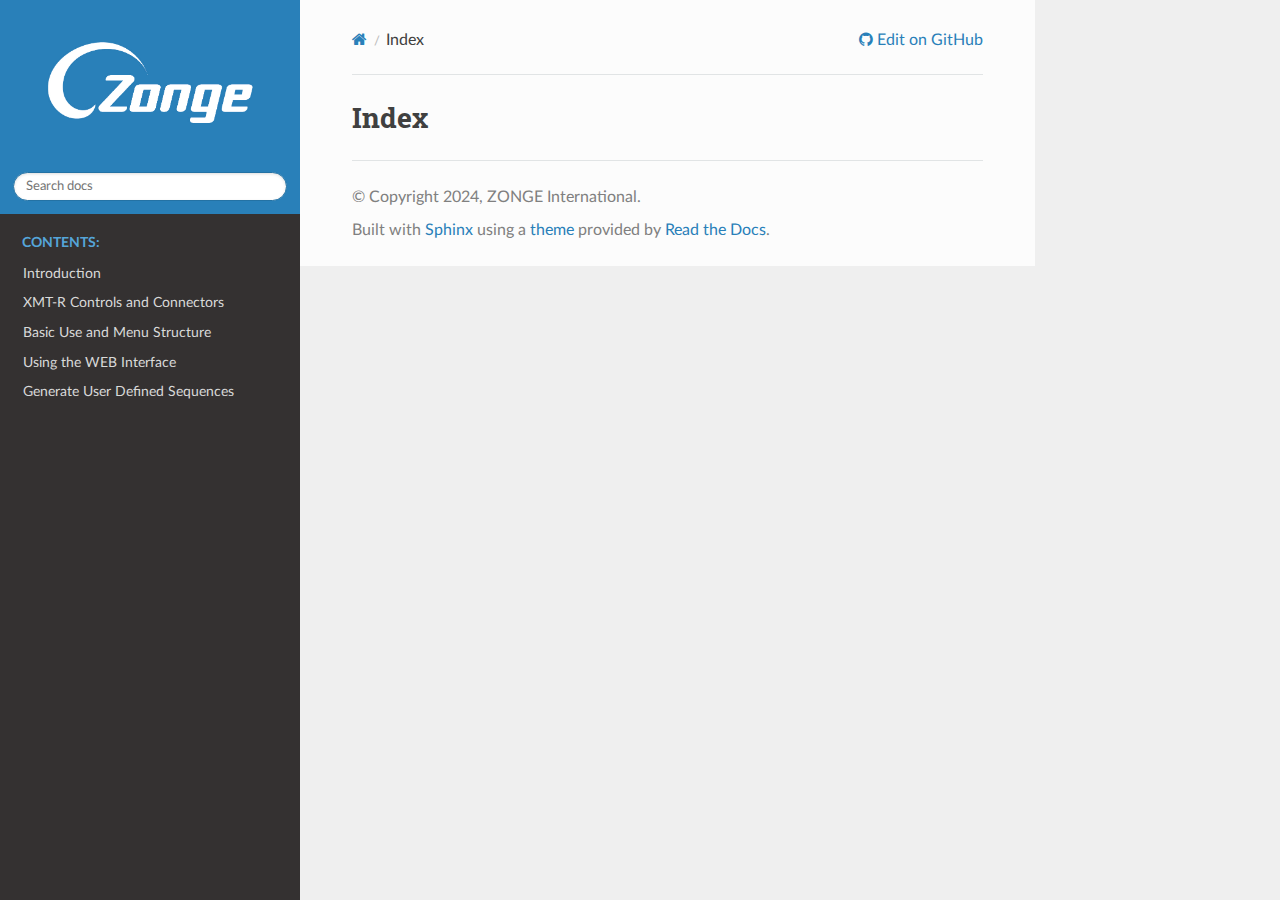
<file: genindex.html>
<!DOCTYPE html>
<html class="writer-html5" lang="en" data-content_root="./">
<head>
  <meta charset="utf-8" />
  <meta name="viewport" content="width=device-width, initial-scale=1.0" />
  <title>Index &mdash; XMT-R User Manual</title>
      <link rel="stylesheet" type="text/css" href="_static/pygments.css?v=80d5e7a1" />
      <link rel="stylesheet" type="text/css" href="_static/css/theme.css?v=e59714d7" />
      <link rel="stylesheet" type="text/css" href="_static/custom.css?v=86ecffec" />

  
    <link rel="shortcut icon" href="_static/zonge.ico"/>
      <script src="_static/jquery.js?v=5d32c60e"></script>
      <script src="_static/_sphinx_javascript_frameworks_compat.js?v=2cd50e6c"></script>
      <script src="_static/documentation_options.js?v=82a30901"></script>
      <script src="_static/doctools.js?v=9bcbadda"></script>
      <script src="_static/sphinx_highlight.js?v=dc90522c"></script>
    <script src="_static/js/theme.js"></script>
    <link rel="index" title="Index" href="#" />
    <link rel="search" title="Search" href="search.html" /> 
</head>

<body class="wy-body-for-nav"> 
  <div class="wy-grid-for-nav">
    <nav data-toggle="wy-nav-shift" class="wy-nav-side">
      <div class="wy-side-scroll">
        <div class="wy-side-nav-search" >

          
          
          <a href="index.html">
            
              <img src="_static/Zonge_logo_white_transparent.png" class="logo" alt="Logo"/>
          </a>
<div role="search">
  <form id="rtd-search-form" class="wy-form" action="search.html" method="get">
    <input type="text" name="q" placeholder="Search docs" aria-label="Search docs" />
    <input type="hidden" name="check_keywords" value="yes" />
    <input type="hidden" name="area" value="default" />
  </form>
</div>
        </div><div class="wy-menu wy-menu-vertical" data-spy="affix" role="navigation" aria-label="Navigation menu">
              <p class="caption" role="heading"><span class="caption-text">Contents:</span></p>
<ul>
<li class="toctree-l1"><a class="reference internal" href="introduction.html">Introduction</a></li>
<li class="toctree-l1"><a class="reference internal" href="controls_connectors.html">XMT-R Controls and Connectors</a></li>
<li class="toctree-l1"><a class="reference internal" href="menu_structure.html">Basic Use and Menu Structure</a></li>
<li class="toctree-l1"><a class="reference internal" href="web_interface.html">Using the WEB Interface</a></li>
<li class="toctree-l1"><a class="reference internal" href="user_generated_signals.html">Generate User Defined Sequences</a></li>
</ul>

        </div>
      </div>
    </nav>

    <section data-toggle="wy-nav-shift" class="wy-nav-content-wrap"><nav class="wy-nav-top" aria-label="Mobile navigation menu" >
          <i data-toggle="wy-nav-top" class="fa fa-bars"></i>
          <a href="index.html">XMT-R User Manual</a>
      </nav>

      <div class="wy-nav-content">
        <div class="rst-content">
          <div role="navigation" aria-label="Page navigation">
  <ul class="wy-breadcrumbs">
      <li><a href="index.html" class="icon icon-home" aria-label="Home"></a></li>
      <li class="breadcrumb-item active">Index</li>
      <li class="wy-breadcrumbs-aside">
              <a href="https://github.com/ZONGE-International/XMT-R_User_Manual/blob/main/source/genindex" class="fa fa-github"> Edit on GitHub</a>
      </li>
  </ul>
  <hr/>
</div>
          <div role="main" class="document" itemscope="itemscope" itemtype="http://schema.org/Article">
           <div itemprop="articleBody">
             

<h1 id="index">Index</h1>

<div class="genindex-jumpbox">
 
</div>


           </div>
          </div>
          <footer>

  <hr/>

  <div role="contentinfo">
    <p>&#169; Copyright 2024, ZONGE International.</p>
  </div>

  Built with <a href="https://www.sphinx-doc.org/">Sphinx</a> using a
    <a href="https://github.com/readthedocs/sphinx_rtd_theme">theme</a>
    provided by <a href="https://readthedocs.org">Read the Docs</a>.
   

</footer>
        </div>
      </div>
    </section>
  </div>
  <script>
      jQuery(function () {
          SphinxRtdTheme.Navigation.enable(true);
      });
  </script> 

</body>
</html>
</file>
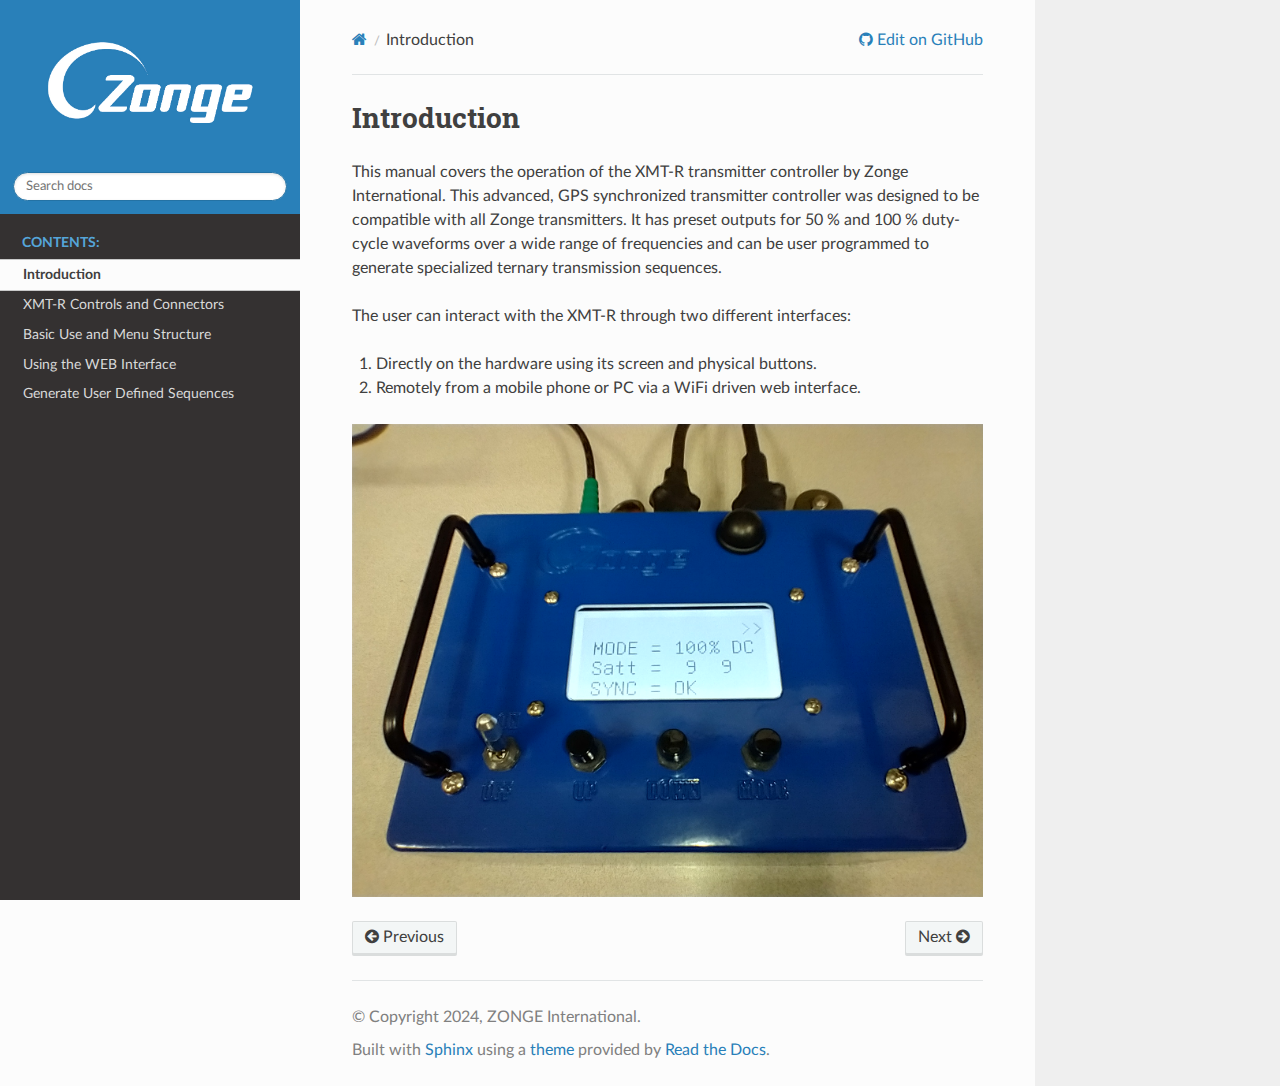
<file: introduction.html>
<!DOCTYPE html>
<html class="writer-html5" lang="en" data-content_root="./">
<head>
  <meta charset="utf-8" /><meta name="viewport" content="width=device-width, initial-scale=1" />

  <meta name="viewport" content="width=device-width, initial-scale=1.0" />
  <title>Introduction &mdash; XMT-R User Manual</title>
      <link rel="stylesheet" type="text/css" href="_static/pygments.css?v=80d5e7a1" />
      <link rel="stylesheet" type="text/css" href="_static/css/theme.css?v=e59714d7" />
      <link rel="stylesheet" type="text/css" href="_static/custom.css?v=86ecffec" />

  
    <link rel="shortcut icon" href="_static/zonge.ico"/>
      <script src="_static/jquery.js?v=5d32c60e"></script>
      <script src="_static/_sphinx_javascript_frameworks_compat.js?v=2cd50e6c"></script>
      <script src="_static/documentation_options.js?v=82a30901"></script>
      <script src="_static/doctools.js?v=9bcbadda"></script>
      <script src="_static/sphinx_highlight.js?v=dc90522c"></script>
    <script src="_static/js/theme.js"></script>
    <link rel="index" title="Index" href="genindex.html" />
    <link rel="search" title="Search" href="search.html" />
    <link rel="next" title="XMT-R Controls and Connectors" href="controls_connectors.html" />
    <link rel="prev" title="XMT-R User Manual" href="index.html" /> 
</head>

<body class="wy-body-for-nav"> 
  <div class="wy-grid-for-nav">
    <nav data-toggle="wy-nav-shift" class="wy-nav-side">
      <div class="wy-side-scroll">
        <div class="wy-side-nav-search" >

          
          
          <a href="index.html">
            
              <img src="_static/Zonge_logo_white_transparent.png" class="logo" alt="Logo"/>
          </a>
<div role="search">
  <form id="rtd-search-form" class="wy-form" action="search.html" method="get">
    <input type="text" name="q" placeholder="Search docs" aria-label="Search docs" />
    <input type="hidden" name="check_keywords" value="yes" />
    <input type="hidden" name="area" value="default" />
  </form>
</div>
        </div><div class="wy-menu wy-menu-vertical" data-spy="affix" role="navigation" aria-label="Navigation menu">
              <p class="caption" role="heading"><span class="caption-text">Contents:</span></p>
<ul class="current">
<li class="toctree-l1 current"><a class="current reference internal" href="#">Introduction</a></li>
<li class="toctree-l1"><a class="reference internal" href="controls_connectors.html">XMT-R Controls and Connectors</a></li>
<li class="toctree-l1"><a class="reference internal" href="menu_structure.html">Basic Use and Menu Structure</a></li>
<li class="toctree-l1"><a class="reference internal" href="web_interface.html">Using the WEB Interface</a></li>
<li class="toctree-l1"><a class="reference internal" href="user_generated_signals.html">Generate User Defined Sequences</a></li>
</ul>

        </div>
      </div>
    </nav>

    <section data-toggle="wy-nav-shift" class="wy-nav-content-wrap"><nav class="wy-nav-top" aria-label="Mobile navigation menu" >
          <i data-toggle="wy-nav-top" class="fa fa-bars"></i>
          <a href="index.html">XMT-R User Manual</a>
      </nav>

      <div class="wy-nav-content">
        <div class="rst-content">
          <div role="navigation" aria-label="Page navigation">
  <ul class="wy-breadcrumbs">
      <li><a href="index.html" class="icon icon-home" aria-label="Home"></a></li>
      <li class="breadcrumb-item active">Introduction</li>
      <li class="wy-breadcrumbs-aside">
              <a href="https://github.com/ZONGE-International/XMT-R_User_Manual/blob/main/source/introduction.rst" class="fa fa-github"> Edit on GitHub</a>
      </li>
  </ul>
  <hr/>
</div>
          <div role="main" class="document" itemscope="itemscope" itemtype="http://schema.org/Article">
           <div itemprop="articleBody">
             
  <section id="introduction">
<h1>Introduction<a class="headerlink" href="#introduction" title="Link to this heading"></a></h1>
<p>This manual covers the operation of the XMT-R transmitter controller by Zonge International. This advanced, GPS synchronized transmitter controller was designed to be compatible with all Zonge transmitters. It has preset outputs for 50 % and 100 % duty-cycle waveforms over a wide range of frequencies and can be user programmed to generate specialized ternary transmission sequences.</p>
<p>The user can interact with the XMT-R through two different interfaces:</p>
<ol class="arabic simple">
<li><p>Directly on the hardware using its screen and physical buttons.</p></li>
<li><p>Remotely from a mobile phone or PC via a WiFi driven web interface.</p></li>
</ol>
<img alt="_images/IMG_20240422_141943750_HDR.jpg" src="_images/IMG_20240422_141943750_HDR.jpg" />
</section>


           </div>
          </div>
          <footer><div class="rst-footer-buttons" role="navigation" aria-label="Footer">
        <a href="index.html" class="btn btn-neutral float-left" title="XMT-R User Manual" accesskey="p" rel="prev"><span class="fa fa-arrow-circle-left" aria-hidden="true"></span> Previous</a>
        <a href="controls_connectors.html" class="btn btn-neutral float-right" title="XMT-R Controls and Connectors" accesskey="n" rel="next">Next <span class="fa fa-arrow-circle-right" aria-hidden="true"></span></a>
    </div>

  <hr/>

  <div role="contentinfo">
    <p>&#169; Copyright 2024, ZONGE International.</p>
  </div>

  Built with <a href="https://www.sphinx-doc.org/">Sphinx</a> using a
    <a href="https://github.com/readthedocs/sphinx_rtd_theme">theme</a>
    provided by <a href="https://readthedocs.org">Read the Docs</a>.
   

</footer>
        </div>
      </div>
    </section>
  </div>
  <script>
      jQuery(function () {
          SphinxRtdTheme.Navigation.enable(true);
      });
  </script> 

</body>
</html>
</file>
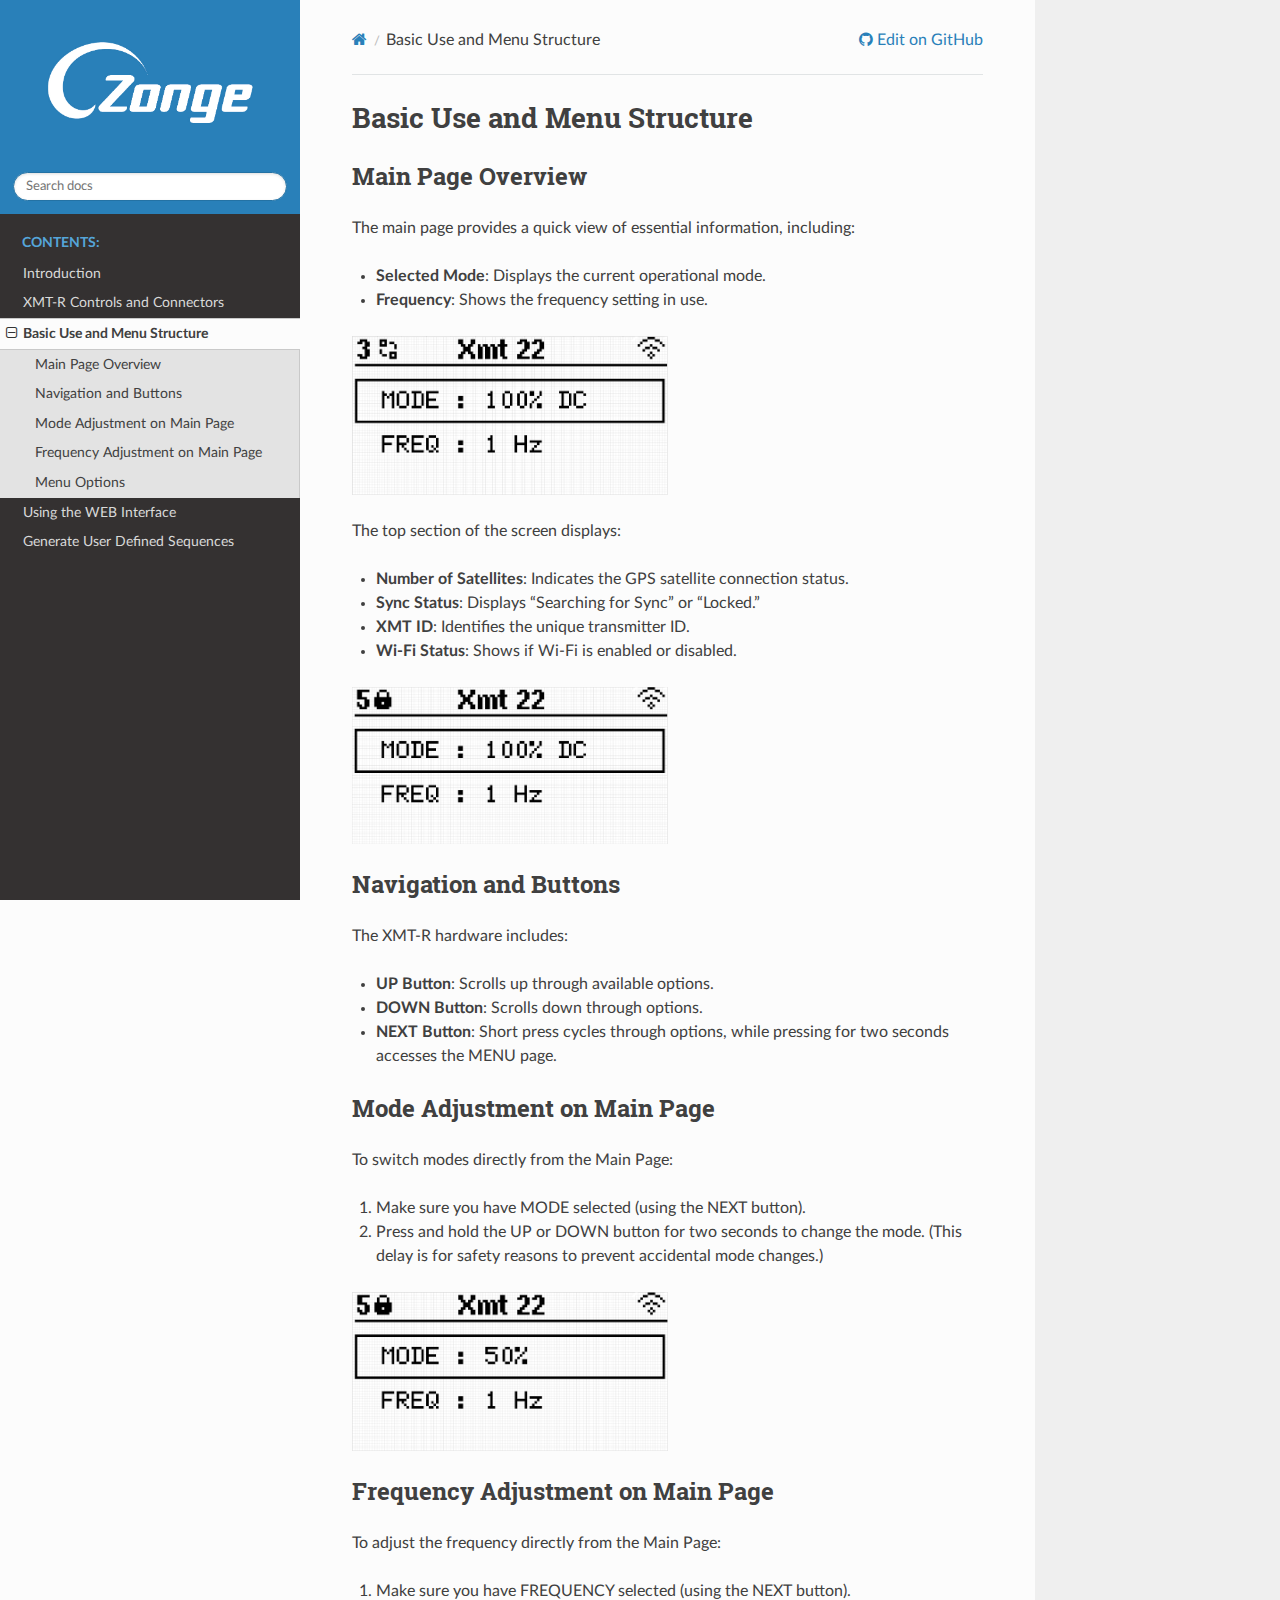
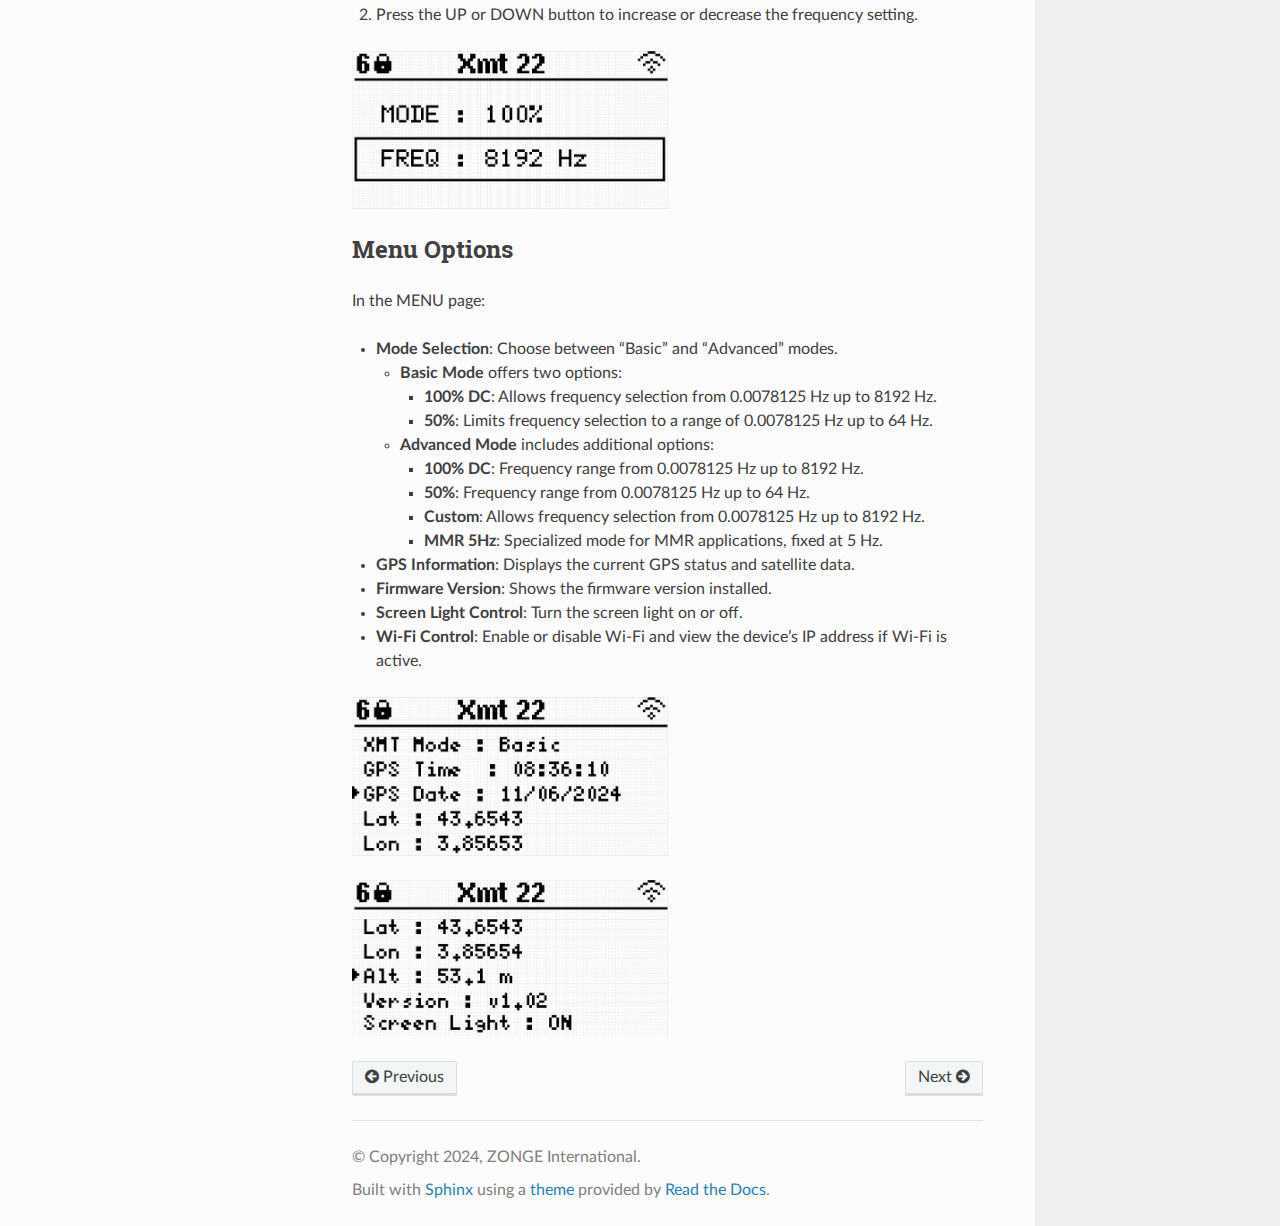
<file: menu_structure.html>
<!DOCTYPE html>
<html class="writer-html5" lang="en" data-content_root="./">
<head>
  <meta charset="utf-8" /><meta name="viewport" content="width=device-width, initial-scale=1" />

  <meta name="viewport" content="width=device-width, initial-scale=1.0" />
  <title>Basic Use and Menu Structure &mdash; XMT-R User Manual</title>
      <link rel="stylesheet" type="text/css" href="_static/pygments.css?v=80d5e7a1" />
      <link rel="stylesheet" type="text/css" href="_static/css/theme.css?v=e59714d7" />
      <link rel="stylesheet" type="text/css" href="_static/custom.css?v=86ecffec" />

  
    <link rel="shortcut icon" href="_static/zonge.ico"/>
      <script src="_static/jquery.js?v=5d32c60e"></script>
      <script src="_static/_sphinx_javascript_frameworks_compat.js?v=2cd50e6c"></script>
      <script src="_static/documentation_options.js?v=82a30901"></script>
      <script src="_static/doctools.js?v=9bcbadda"></script>
      <script src="_static/sphinx_highlight.js?v=dc90522c"></script>
    <script src="_static/js/theme.js"></script>
    <link rel="index" title="Index" href="genindex.html" />
    <link rel="search" title="Search" href="search.html" />
    <link rel="next" title="Using the WEB Interface" href="web_interface.html" />
    <link rel="prev" title="XMT-R Controls and Connectors" href="controls_connectors.html" /> 
</head>

<body class="wy-body-for-nav"> 
  <div class="wy-grid-for-nav">
    <nav data-toggle="wy-nav-shift" class="wy-nav-side">
      <div class="wy-side-scroll">
        <div class="wy-side-nav-search" >

          
          
          <a href="index.html">
            
              <img src="_static/Zonge_logo_white_transparent.png" class="logo" alt="Logo"/>
          </a>
<div role="search">
  <form id="rtd-search-form" class="wy-form" action="search.html" method="get">
    <input type="text" name="q" placeholder="Search docs" aria-label="Search docs" />
    <input type="hidden" name="check_keywords" value="yes" />
    <input type="hidden" name="area" value="default" />
  </form>
</div>
        </div><div class="wy-menu wy-menu-vertical" data-spy="affix" role="navigation" aria-label="Navigation menu">
              <p class="caption" role="heading"><span class="caption-text">Contents:</span></p>
<ul class="current">
<li class="toctree-l1"><a class="reference internal" href="introduction.html">Introduction</a></li>
<li class="toctree-l1"><a class="reference internal" href="controls_connectors.html">XMT-R Controls and Connectors</a></li>
<li class="toctree-l1 current"><a class="current reference internal" href="#">Basic Use and Menu Structure</a><ul>
<li class="toctree-l2"><a class="reference internal" href="#main-page-overview">Main Page Overview</a></li>
<li class="toctree-l2"><a class="reference internal" href="#navigation-and-buttons">Navigation and Buttons</a></li>
<li class="toctree-l2"><a class="reference internal" href="#mode-adjustment-on-main-page">Mode Adjustment on Main Page</a></li>
<li class="toctree-l2"><a class="reference internal" href="#frequency-adjustment-on-main-page">Frequency Adjustment on Main Page</a></li>
<li class="toctree-l2"><a class="reference internal" href="#menu-options">Menu Options</a></li>
</ul>
</li>
<li class="toctree-l1"><a class="reference internal" href="web_interface.html">Using the WEB Interface</a></li>
<li class="toctree-l1"><a class="reference internal" href="user_generated_signals.html">Generate User Defined Sequences</a></li>
</ul>

        </div>
      </div>
    </nav>

    <section data-toggle="wy-nav-shift" class="wy-nav-content-wrap"><nav class="wy-nav-top" aria-label="Mobile navigation menu" >
          <i data-toggle="wy-nav-top" class="fa fa-bars"></i>
          <a href="index.html">XMT-R User Manual</a>
      </nav>

      <div class="wy-nav-content">
        <div class="rst-content">
          <div role="navigation" aria-label="Page navigation">
  <ul class="wy-breadcrumbs">
      <li><a href="index.html" class="icon icon-home" aria-label="Home"></a></li>
      <li class="breadcrumb-item active">Basic Use and Menu Structure</li>
      <li class="wy-breadcrumbs-aside">
              <a href="https://github.com/ZONGE-International/XMT-R_User_Manual/blob/main/source/menu_structure.rst" class="fa fa-github"> Edit on GitHub</a>
      </li>
  </ul>
  <hr/>
</div>
          <div role="main" class="document" itemscope="itemscope" itemtype="http://schema.org/Article">
           <div itemprop="articleBody">
             
  <section id="basic-use-and-menu-structure">
<h1>Basic Use and Menu Structure<a class="headerlink" href="#basic-use-and-menu-structure" title="Link to this heading"></a></h1>
<section id="main-page-overview">
<h2>Main Page Overview<a class="headerlink" href="#main-page-overview" title="Link to this heading"></a></h2>
<p>The main page provides a quick view of essential information, including:</p>
<ul class="simple">
<li><p><strong>Selected Mode</strong>: Displays the current operational mode.</p></li>
<li><p><strong>Frequency</strong>: Shows the frequency setting in use.</p></li>
</ul>
<a class="reference internal image-reference" href="_images/img---3.png"><img alt="Main page overview" src="_images/img---3.png" style="width: 50%;" />
</a>
<p>The top section of the screen displays:</p>
<ul class="simple">
<li><p><strong>Number of Satellites</strong>: Indicates the GPS satellite connection status.</p></li>
<li><p><strong>Sync Status</strong>: Displays “Searching for Sync” or “Locked.”</p></li>
<li><p><strong>XMT ID</strong>: Identifies the unique transmitter ID.</p></li>
<li><p><strong>Wi-Fi Status</strong>: Shows if Wi-Fi is enabled or disabled.</p></li>
</ul>
<a class="reference internal image-reference" href="_images/img---4.png"><img alt="XMT ID display" src="_images/img---4.png" style="width: 50%;" />
</a>
</section>
<section id="navigation-and-buttons">
<h2>Navigation and Buttons<a class="headerlink" href="#navigation-and-buttons" title="Link to this heading"></a></h2>
<p>The XMT-R hardware includes:</p>
<ul class="simple">
<li><p><strong>UP Button</strong>: Scrolls up through available options.</p></li>
<li><p><strong>DOWN Button</strong>: Scrolls down through options.</p></li>
<li><p><strong>NEXT Button</strong>: Short press cycles through options, while pressing for two seconds accesses the MENU page.</p></li>
</ul>
</section>
<section id="mode-adjustment-on-main-page">
<h2>Mode Adjustment on Main Page<a class="headerlink" href="#mode-adjustment-on-main-page" title="Link to this heading"></a></h2>
<p>To switch modes directly from the Main Page:</p>
<ol class="arabic simple">
<li><p>Make sure you have MODE selected (using the NEXT button).</p></li>
<li><p>Press and hold the UP or DOWN button for two seconds to change the mode. (This delay is for safety reasons to prevent accidental mode changes.)</p></li>
</ol>
<a class="reference internal image-reference" href="_images/img---7.png"><img alt="Mode adjustment illustration" src="_images/img---7.png" style="width: 50%;" />
</a>
</section>
<section id="frequency-adjustment-on-main-page">
<h2>Frequency Adjustment on Main Page<a class="headerlink" href="#frequency-adjustment-on-main-page" title="Link to this heading"></a></h2>
<p>To adjust the frequency directly from the Main Page:</p>
<ol class="arabic simple">
<li><p>Make sure you have FREQUENCY selected (using the NEXT button).</p></li>
<li><p>Press the UP or DOWN button to increase or decrease the frequency setting.</p></li>
</ol>
<a class="reference internal image-reference" href="_images/img---10.png"><img alt="Frequency adjustment" src="_images/img---10.png" style="width: 50%;" />
</a>
</section>
<section id="menu-options">
<h2>Menu Options<a class="headerlink" href="#menu-options" title="Link to this heading"></a></h2>
<p>In the MENU page:</p>
<ul class="simple">
<li><p><strong>Mode Selection</strong>: Choose between “Basic” and “Advanced” modes.</p>
<ul>
<li><p><strong>Basic Mode</strong> offers two options:</p>
<ul>
<li><p><strong>100% DC</strong>: Allows frequency selection from 0.0078125 Hz up to 8192 Hz.</p></li>
<li><p><strong>50%</strong>: Limits frequency selection to a range of 0.0078125 Hz up to 64 Hz.</p></li>
</ul>
</li>
<li><p><strong>Advanced Mode</strong> includes additional options:</p>
<ul>
<li><p><strong>100% DC</strong>: Frequency range from 0.0078125 Hz up to 8192 Hz.</p></li>
<li><p><strong>50%</strong>: Frequency range from 0.0078125 Hz up to 64 Hz.</p></li>
<li><p><strong>Custom</strong>: Allows frequency selection from 0.0078125 Hz up to 8192 Hz.</p></li>
<li><p><strong>MMR 5Hz</strong>: Specialized mode for MMR applications, fixed at 5 Hz.</p></li>
</ul>
</li>
</ul>
</li>
<li><p><strong>GPS Information</strong>: Displays the current GPS status and satellite data.</p></li>
<li><p><strong>Firmware Version</strong>: Shows the firmware version installed.</p></li>
<li><p><strong>Screen Light Control</strong>: Turn the screen light on or off.</p></li>
<li><p><strong>Wi-Fi Control</strong>: Enable or disable Wi-Fi and view the device’s IP address if Wi-Fi is active.</p></li>
</ul>
<a class="reference internal image-reference" href="_images/img---12.png"><img alt="Menu options overview" src="_images/img---12.png" style="width: 50%;" />
</a>
<a class="reference internal image-reference" href="_images/img---14.png"><img alt="Menu options overview" src="_images/img---14.png" style="width: 50%;" />
</a>
</section>
</section>


           </div>
          </div>
          <footer><div class="rst-footer-buttons" role="navigation" aria-label="Footer">
        <a href="controls_connectors.html" class="btn btn-neutral float-left" title="XMT-R Controls and Connectors" accesskey="p" rel="prev"><span class="fa fa-arrow-circle-left" aria-hidden="true"></span> Previous</a>
        <a href="web_interface.html" class="btn btn-neutral float-right" title="Using the WEB Interface" accesskey="n" rel="next">Next <span class="fa fa-arrow-circle-right" aria-hidden="true"></span></a>
    </div>

  <hr/>

  <div role="contentinfo">
    <p>&#169; Copyright 2024, ZONGE International.</p>
  </div>

  Built with <a href="https://www.sphinx-doc.org/">Sphinx</a> using a
    <a href="https://github.com/readthedocs/sphinx_rtd_theme">theme</a>
    provided by <a href="https://readthedocs.org">Read the Docs</a>.
   

</footer>
        </div>
      </div>
    </section>
  </div>
  <script>
      jQuery(function () {
          SphinxRtdTheme.Navigation.enable(true);
      });
  </script> 

</body>
</html>
</file>
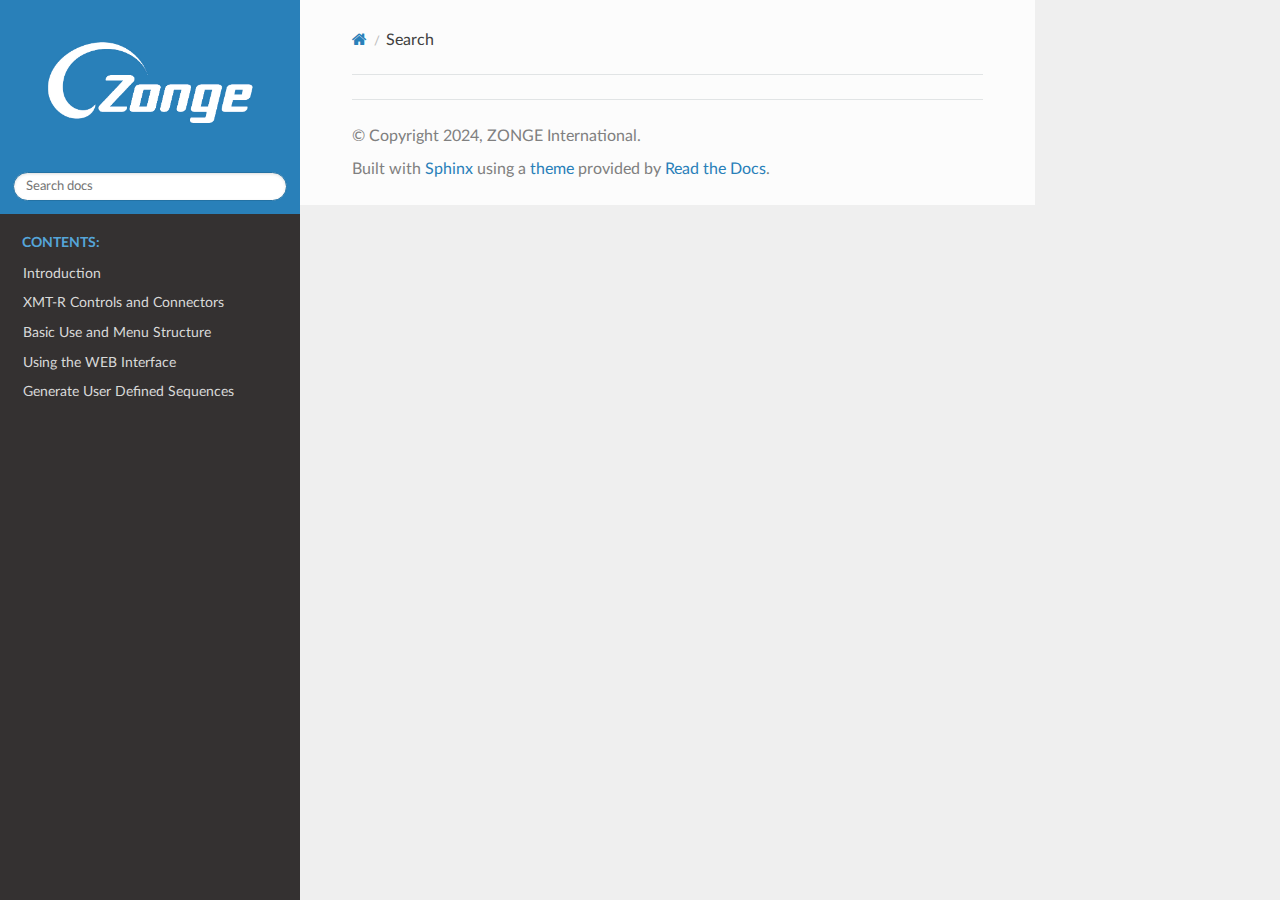
<file: search.html>
<!DOCTYPE html>
<html class="writer-html5" lang="en" data-content_root="./">
<head>
  <meta charset="utf-8" />
  <meta name="viewport" content="width=device-width, initial-scale=1.0" />
  <title>Search &mdash; XMT-R User Manual</title>
      <link rel="stylesheet" type="text/css" href="_static/pygments.css?v=80d5e7a1" />
      <link rel="stylesheet" type="text/css" href="_static/css/theme.css?v=e59714d7" />
      <link rel="stylesheet" type="text/css" href="_static/custom.css?v=86ecffec" />

  
    <link rel="shortcut icon" href="_static/zonge.ico"/>
    
      <script src="_static/jquery.js?v=5d32c60e"></script>
      <script src="_static/_sphinx_javascript_frameworks_compat.js?v=2cd50e6c"></script>
      <script src="_static/documentation_options.js?v=82a30901"></script>
      <script src="_static/doctools.js?v=9bcbadda"></script>
      <script src="_static/sphinx_highlight.js?v=dc90522c"></script>
    <script src="_static/js/theme.js"></script>
    <script src="_static/searchtools.js"></script>
    <script src="_static/language_data.js"></script>
    <link rel="index" title="Index" href="genindex.html" />
    <link rel="search" title="Search" href="#" /> 
</head>

<body class="wy-body-for-nav"> 
  <div class="wy-grid-for-nav">
    <nav data-toggle="wy-nav-shift" class="wy-nav-side">
      <div class="wy-side-scroll">
        <div class="wy-side-nav-search" >

          
          
          <a href="index.html">
            
              <img src="_static/Zonge_logo_white_transparent.png" class="logo" alt="Logo"/>
          </a>
<div role="search">
  <form id="rtd-search-form" class="wy-form" action="#" method="get">
    <input type="text" name="q" placeholder="Search docs" aria-label="Search docs" />
    <input type="hidden" name="check_keywords" value="yes" />
    <input type="hidden" name="area" value="default" />
  </form>
</div>
        </div><div class="wy-menu wy-menu-vertical" data-spy="affix" role="navigation" aria-label="Navigation menu">
              <p class="caption" role="heading"><span class="caption-text">Contents:</span></p>
<ul>
<li class="toctree-l1"><a class="reference internal" href="introduction.html">Introduction</a></li>
<li class="toctree-l1"><a class="reference internal" href="controls_connectors.html">XMT-R Controls and Connectors</a></li>
<li class="toctree-l1"><a class="reference internal" href="menu_structure.html">Basic Use and Menu Structure</a></li>
<li class="toctree-l1"><a class="reference internal" href="web_interface.html">Using the WEB Interface</a></li>
<li class="toctree-l1"><a class="reference internal" href="user_generated_signals.html">Generate User Defined Sequences</a></li>
</ul>

        </div>
      </div>
    </nav>

    <section data-toggle="wy-nav-shift" class="wy-nav-content-wrap"><nav class="wy-nav-top" aria-label="Mobile navigation menu" >
          <i data-toggle="wy-nav-top" class="fa fa-bars"></i>
          <a href="index.html">XMT-R User Manual</a>
      </nav>

      <div class="wy-nav-content">
        <div class="rst-content">
          <div role="navigation" aria-label="Page navigation">
  <ul class="wy-breadcrumbs">
      <li><a href="index.html" class="icon icon-home" aria-label="Home"></a></li>
      <li class="breadcrumb-item active">Search</li>
      <li class="wy-breadcrumbs-aside">
      </li>
  </ul>
  <hr/>
</div>
          <div role="main" class="document" itemscope="itemscope" itemtype="http://schema.org/Article">
           <div itemprop="articleBody">
             
  <noscript>
  <div id="fallback" class="admonition warning">
    <p class="last">
      Please activate JavaScript to enable the search functionality.
    </p>
  </div>
  </noscript>

  
  <div id="search-results">
  
  </div>

           </div>
          </div>
          <footer>

  <hr/>

  <div role="contentinfo">
    <p>&#169; Copyright 2024, ZONGE International.</p>
  </div>

  Built with <a href="https://www.sphinx-doc.org/">Sphinx</a> using a
    <a href="https://github.com/readthedocs/sphinx_rtd_theme">theme</a>
    provided by <a href="https://readthedocs.org">Read the Docs</a>.
   

</footer>
        </div>
      </div>
    </section>
  </div>
  <script>
      jQuery(function () {
          SphinxRtdTheme.Navigation.enable(true);
      });
  </script>
  <script>
    jQuery(function() { Search.loadIndex("searchindex.js"); });
  </script>
  
  <script id="searchindexloader"></script>
   


</body>
</html>
</file>
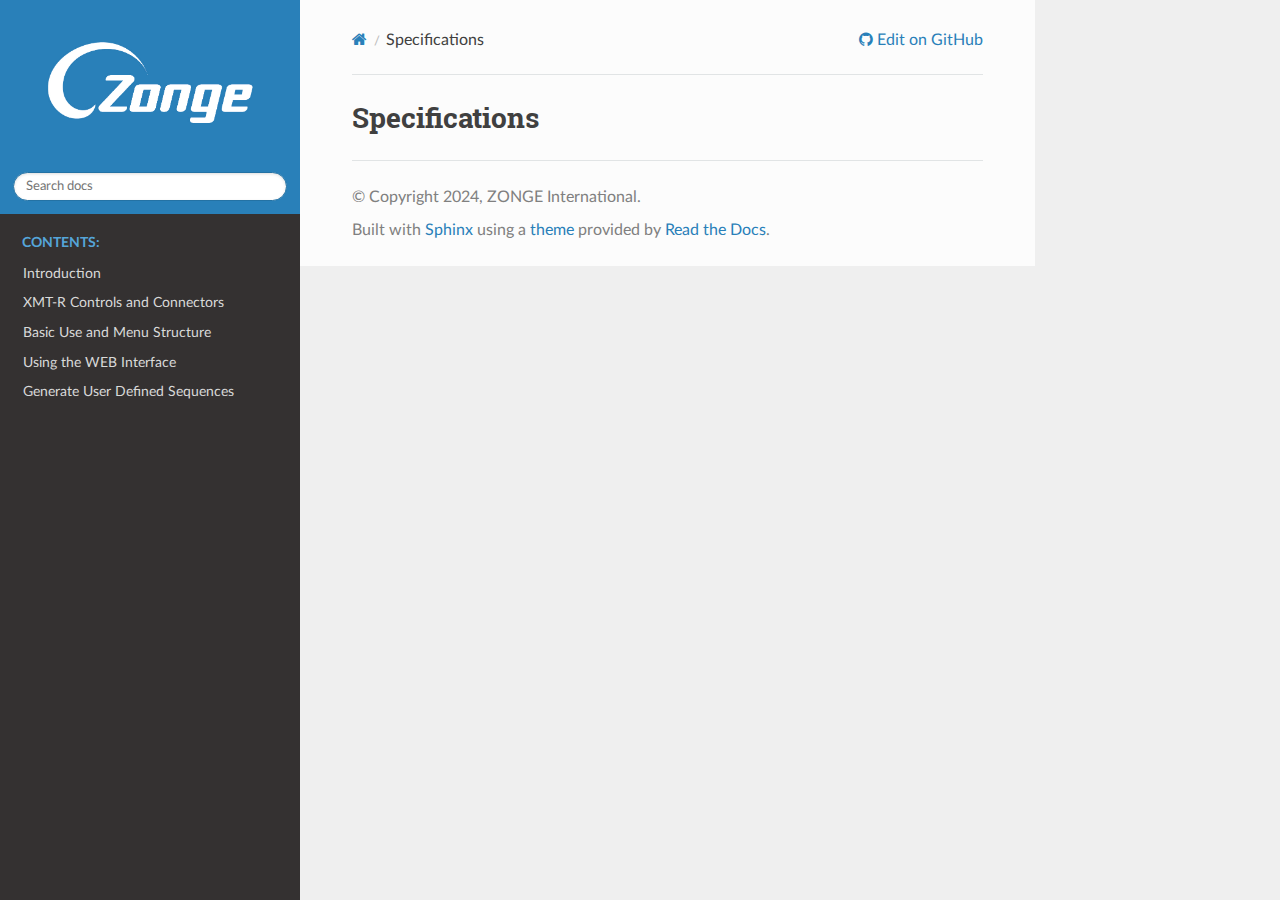
<file: specifications.html>
<!DOCTYPE html>
<html class="writer-html5" lang="en" data-content_root="./">
<head>
  <meta charset="utf-8" /><meta name="viewport" content="width=device-width, initial-scale=1" />

  <meta name="viewport" content="width=device-width, initial-scale=1.0" />
  <title>Specifications &mdash; XMT-R User Manual</title>
      <link rel="stylesheet" type="text/css" href="_static/pygments.css?v=80d5e7a1" />
      <link rel="stylesheet" type="text/css" href="_static/css/theme.css?v=e59714d7" />
      <link rel="stylesheet" type="text/css" href="_static/custom.css?v=86ecffec" />

  
    <link rel="shortcut icon" href="_static/zonge.ico"/>
      <script src="_static/jquery.js?v=5d32c60e"></script>
      <script src="_static/_sphinx_javascript_frameworks_compat.js?v=2cd50e6c"></script>
      <script src="_static/documentation_options.js?v=82a30901"></script>
      <script src="_static/doctools.js?v=9bcbadda"></script>
      <script src="_static/sphinx_highlight.js?v=dc90522c"></script>
    <script src="_static/js/theme.js"></script>
    <link rel="index" title="Index" href="genindex.html" />
    <link rel="search" title="Search" href="search.html" /> 
</head>

<body class="wy-body-for-nav"> 
  <div class="wy-grid-for-nav">
    <nav data-toggle="wy-nav-shift" class="wy-nav-side">
      <div class="wy-side-scroll">
        <div class="wy-side-nav-search" >

          
          
          <a href="index.html">
            
              <img src="_static/Zonge_logo_white_transparent.png" class="logo" alt="Logo"/>
          </a>
<div role="search">
  <form id="rtd-search-form" class="wy-form" action="search.html" method="get">
    <input type="text" name="q" placeholder="Search docs" aria-label="Search docs" />
    <input type="hidden" name="check_keywords" value="yes" />
    <input type="hidden" name="area" value="default" />
  </form>
</div>
        </div><div class="wy-menu wy-menu-vertical" data-spy="affix" role="navigation" aria-label="Navigation menu">
              <p class="caption" role="heading"><span class="caption-text">Contents:</span></p>
<ul>
<li class="toctree-l1"><a class="reference internal" href="introduction.html">Introduction</a></li>
<li class="toctree-l1"><a class="reference internal" href="controls_connectors.html">XMT-R Controls and Connectors</a></li>
<li class="toctree-l1"><a class="reference internal" href="menu_structure.html">Basic Use and Menu Structure</a></li>
<li class="toctree-l1"><a class="reference internal" href="web_interface.html">Using the WEB Interface</a></li>
<li class="toctree-l1"><a class="reference internal" href="user_generated_signals.html">Generate User Defined Sequences</a></li>
</ul>

        </div>
      </div>
    </nav>

    <section data-toggle="wy-nav-shift" class="wy-nav-content-wrap"><nav class="wy-nav-top" aria-label="Mobile navigation menu" >
          <i data-toggle="wy-nav-top" class="fa fa-bars"></i>
          <a href="index.html">XMT-R User Manual</a>
      </nav>

      <div class="wy-nav-content">
        <div class="rst-content">
          <div role="navigation" aria-label="Page navigation">
  <ul class="wy-breadcrumbs">
      <li><a href="index.html" class="icon icon-home" aria-label="Home"></a></li>
      <li class="breadcrumb-item active">Specifications</li>
      <li class="wy-breadcrumbs-aside">
              <a href="https://github.com/ZONGE-International/XMT-R_User_Manual/blob/main/source/specifications.rst" class="fa fa-github"> Edit on GitHub</a>
      </li>
  </ul>
  <hr/>
</div>
          <div role="main" class="document" itemscope="itemscope" itemtype="http://schema.org/Article">
           <div itemprop="articleBody">
             
  <section id="specifications">
<h1>Specifications<a class="headerlink" href="#specifications" title="Link to this heading"></a></h1>
</section>


           </div>
          </div>
          <footer>

  <hr/>

  <div role="contentinfo">
    <p>&#169; Copyright 2024, ZONGE International.</p>
  </div>

  Built with <a href="https://www.sphinx-doc.org/">Sphinx</a> using a
    <a href="https://github.com/readthedocs/sphinx_rtd_theme">theme</a>
    provided by <a href="https://readthedocs.org">Read the Docs</a>.
   

</footer>
        </div>
      </div>
    </section>
  </div>
  <script>
      jQuery(function () {
          SphinxRtdTheme.Navigation.enable(true);
      });
  </script> 

</body>
</html>
</file>
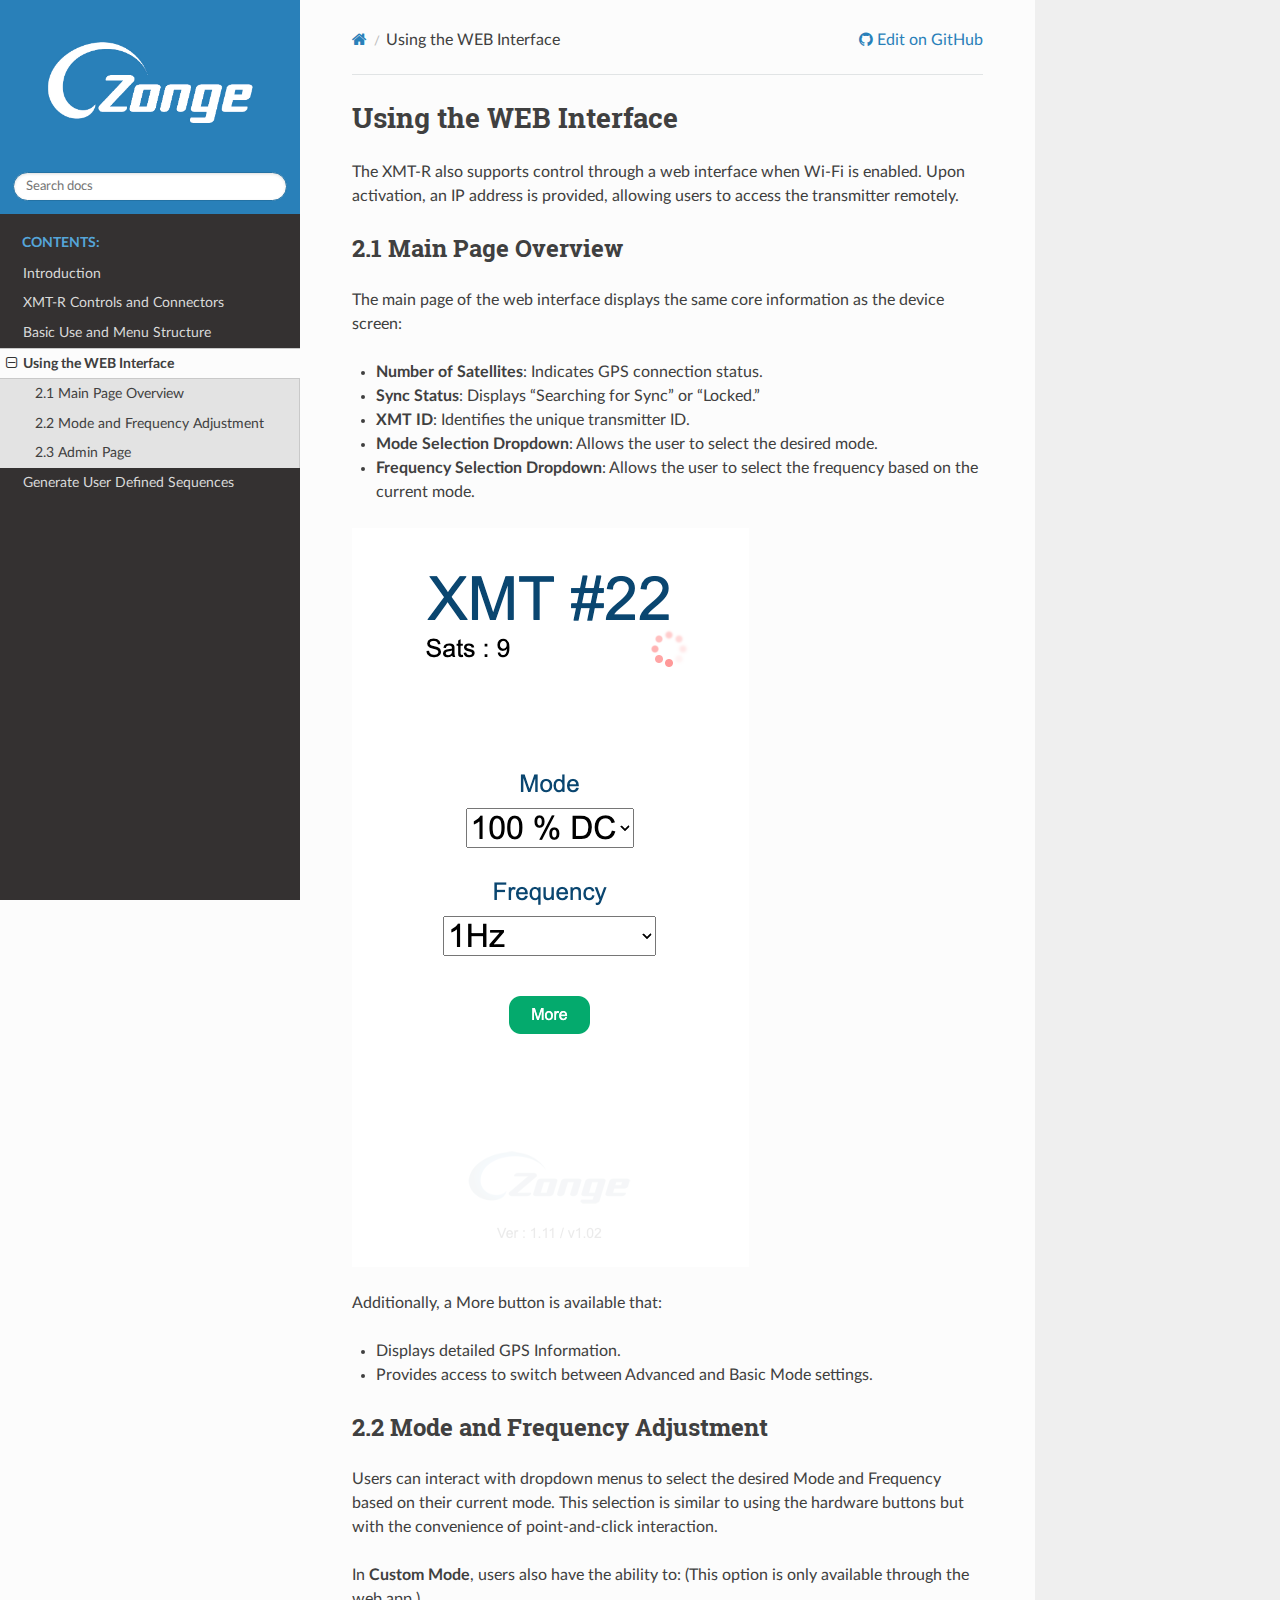
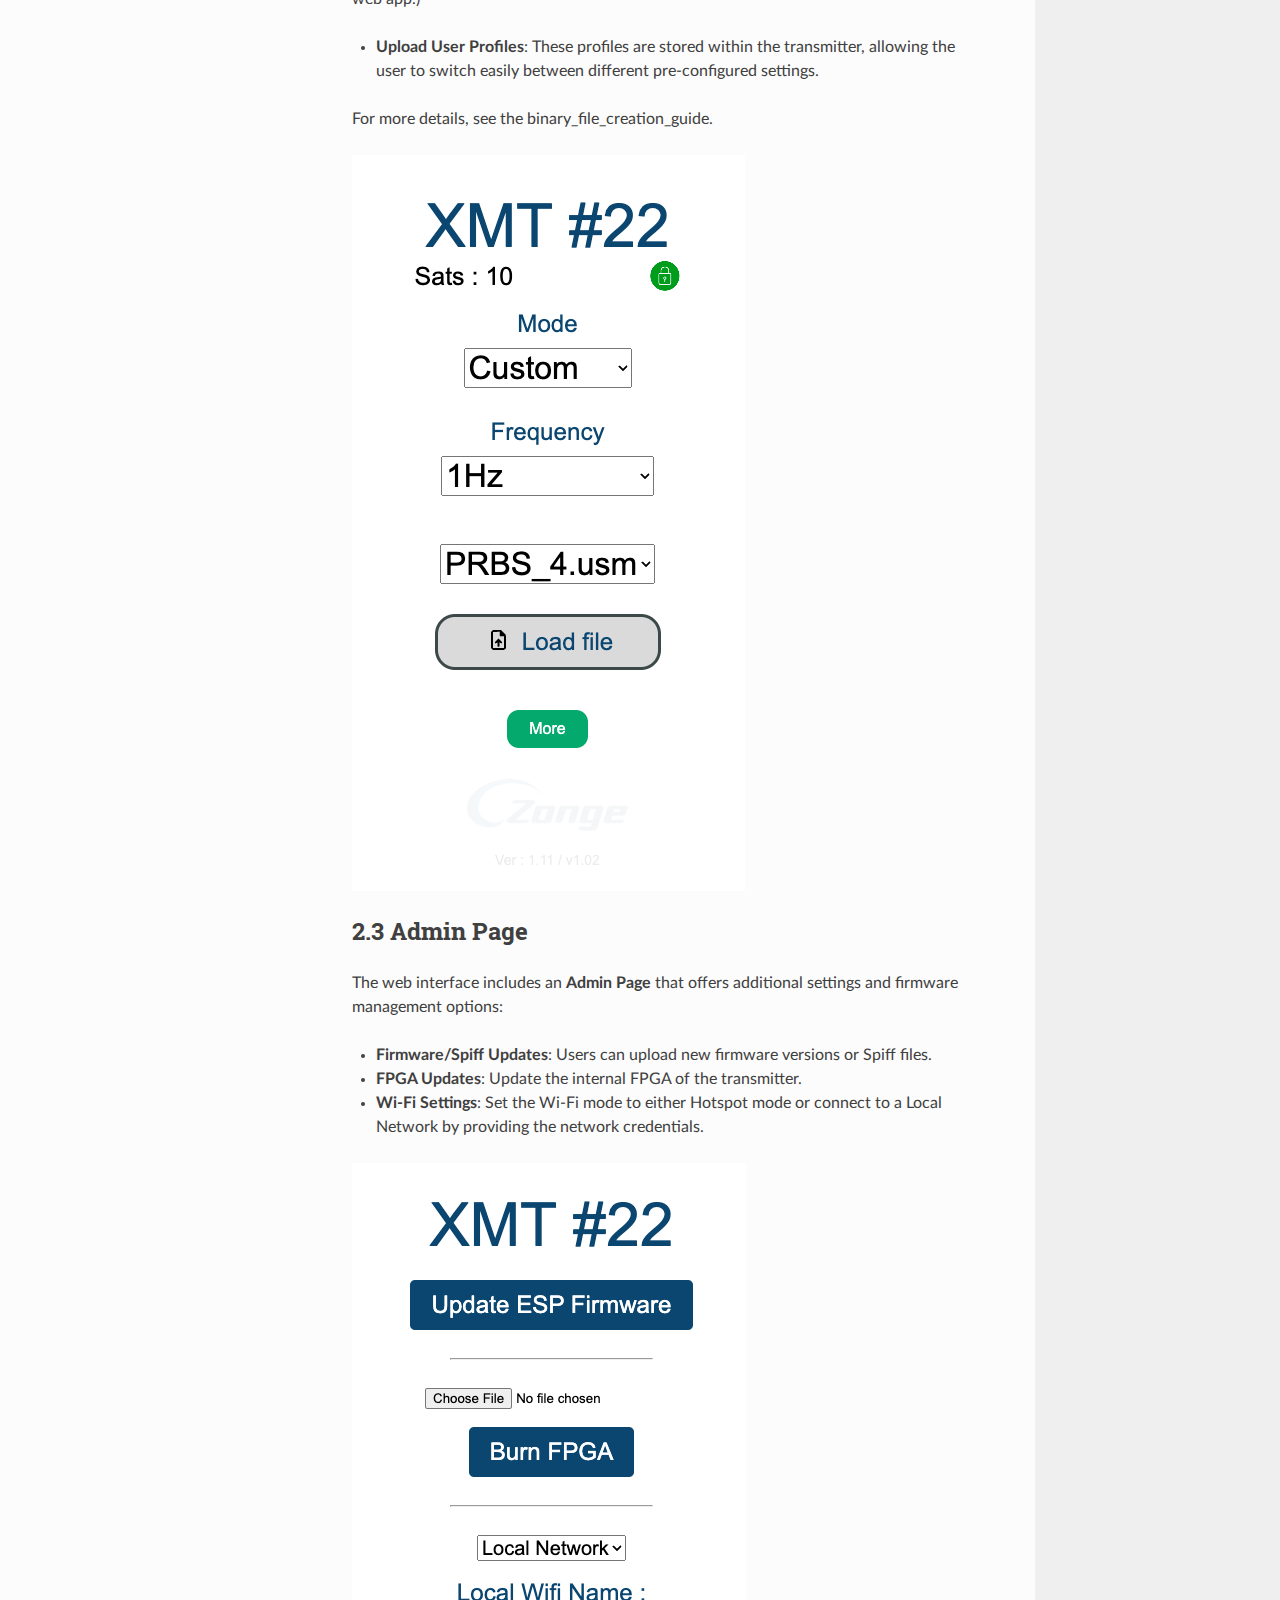
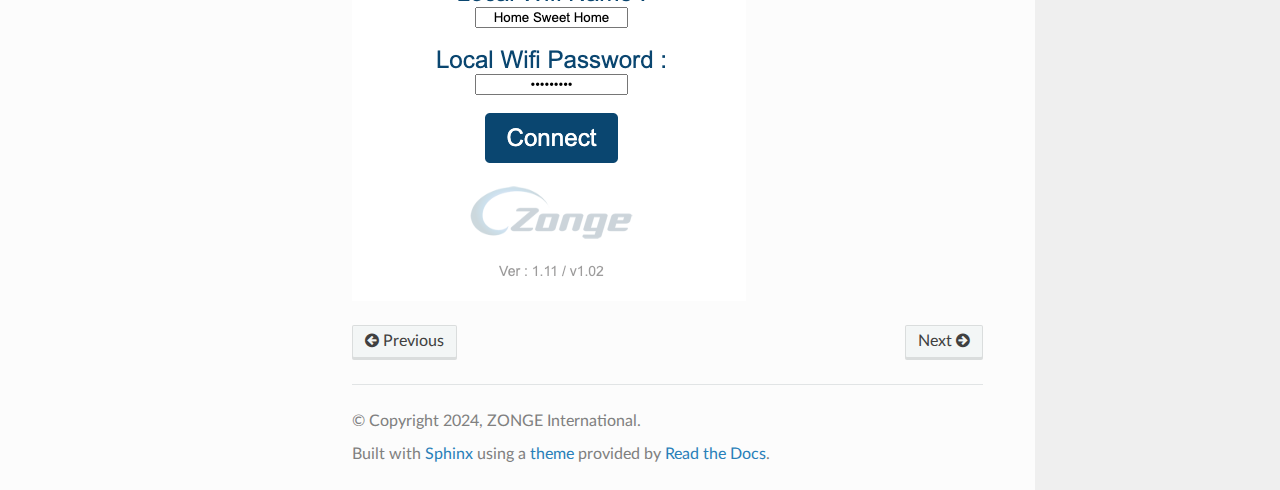
<file: web_interface.html>
<!DOCTYPE html>
<html class="writer-html5" lang="en" data-content_root="./">
<head>
  <meta charset="utf-8" /><meta name="viewport" content="width=device-width, initial-scale=1" />

  <meta name="viewport" content="width=device-width, initial-scale=1.0" />
  <title>Using the WEB Interface &mdash; XMT-R User Manual</title>
      <link rel="stylesheet" type="text/css" href="_static/pygments.css?v=80d5e7a1" />
      <link rel="stylesheet" type="text/css" href="_static/css/theme.css?v=e59714d7" />
      <link rel="stylesheet" type="text/css" href="_static/custom.css?v=86ecffec" />

  
    <link rel="shortcut icon" href="_static/zonge.ico"/>
      <script src="_static/jquery.js?v=5d32c60e"></script>
      <script src="_static/_sphinx_javascript_frameworks_compat.js?v=2cd50e6c"></script>
      <script src="_static/documentation_options.js?v=82a30901"></script>
      <script src="_static/doctools.js?v=9bcbadda"></script>
      <script src="_static/sphinx_highlight.js?v=dc90522c"></script>
    <script src="_static/js/theme.js"></script>
    <link rel="index" title="Index" href="genindex.html" />
    <link rel="search" title="Search" href="search.html" />
    <link rel="next" title="Generate User Defined Sequences" href="user_generated_signals.html" />
    <link rel="prev" title="Basic Use and Menu Structure" href="menu_structure.html" /> 
</head>

<body class="wy-body-for-nav"> 
  <div class="wy-grid-for-nav">
    <nav data-toggle="wy-nav-shift" class="wy-nav-side">
      <div class="wy-side-scroll">
        <div class="wy-side-nav-search" >

          
          
          <a href="index.html">
            
              <img src="_static/Zonge_logo_white_transparent.png" class="logo" alt="Logo"/>
          </a>
<div role="search">
  <form id="rtd-search-form" class="wy-form" action="search.html" method="get">
    <input type="text" name="q" placeholder="Search docs" aria-label="Search docs" />
    <input type="hidden" name="check_keywords" value="yes" />
    <input type="hidden" name="area" value="default" />
  </form>
</div>
        </div><div class="wy-menu wy-menu-vertical" data-spy="affix" role="navigation" aria-label="Navigation menu">
              <p class="caption" role="heading"><span class="caption-text">Contents:</span></p>
<ul class="current">
<li class="toctree-l1"><a class="reference internal" href="introduction.html">Introduction</a></li>
<li class="toctree-l1"><a class="reference internal" href="controls_connectors.html">XMT-R Controls and Connectors</a></li>
<li class="toctree-l1"><a class="reference internal" href="menu_structure.html">Basic Use and Menu Structure</a></li>
<li class="toctree-l1 current"><a class="current reference internal" href="#">Using the WEB Interface</a><ul>
<li class="toctree-l2"><a class="reference internal" href="#main-page-overview">2.1 Main Page Overview</a></li>
<li class="toctree-l2"><a class="reference internal" href="#mode-and-frequency-adjustment">2.2 Mode and Frequency Adjustment</a></li>
<li class="toctree-l2"><a class="reference internal" href="#admin-page">2.3 Admin Page</a></li>
</ul>
</li>
<li class="toctree-l1"><a class="reference internal" href="user_generated_signals.html">Generate User Defined Sequences</a></li>
</ul>

        </div>
      </div>
    </nav>

    <section data-toggle="wy-nav-shift" class="wy-nav-content-wrap"><nav class="wy-nav-top" aria-label="Mobile navigation menu" >
          <i data-toggle="wy-nav-top" class="fa fa-bars"></i>
          <a href="index.html">XMT-R User Manual</a>
      </nav>

      <div class="wy-nav-content">
        <div class="rst-content">
          <div role="navigation" aria-label="Page navigation">
  <ul class="wy-breadcrumbs">
      <li><a href="index.html" class="icon icon-home" aria-label="Home"></a></li>
      <li class="breadcrumb-item active">Using the WEB Interface</li>
      <li class="wy-breadcrumbs-aside">
              <a href="https://github.com/ZONGE-International/XMT-R_User_Manual/blob/main/source/web_interface.rst" class="fa fa-github"> Edit on GitHub</a>
      </li>
  </ul>
  <hr/>
</div>
          <div role="main" class="document" itemscope="itemscope" itemtype="http://schema.org/Article">
           <div itemprop="articleBody">
             
  <section id="using-the-web-interface">
<h1>Using the WEB Interface<a class="headerlink" href="#using-the-web-interface" title="Link to this heading"></a></h1>
<p>The XMT-R also supports control through a web interface when Wi-Fi is enabled. Upon activation, an IP address is provided, allowing users to access the transmitter remotely.</p>
<section id="main-page-overview">
<h2>2.1 Main Page Overview<a class="headerlink" href="#main-page-overview" title="Link to this heading"></a></h2>
<p>The main page of the web interface displays the same core information as the device screen:</p>
<ul class="simple">
<li><p><strong>Number of Satellites</strong>: Indicates GPS connection status.</p></li>
<li><p><strong>Sync Status</strong>: Displays “Searching for Sync” or “Locked.”</p></li>
<li><p><strong>XMT ID</strong>: Identifies the unique transmitter ID.</p></li>
<li><p><strong>Mode Selection Dropdown</strong>: Allows the user to select the desired mode.</p></li>
<li><p><strong>Frequency Selection Dropdown</strong>: Allows the user to select the frequency based on the current mode.</p></li>
</ul>
<img alt="Web interface main page overview" src="_images/1.png" />
<p>Additionally, a More button is available that:</p>
<ul class="simple">
<li><p>Displays detailed GPS Information.</p></li>
<li><p>Provides access to switch between Advanced and Basic Mode settings.</p></li>
</ul>
</section>
<section id="mode-and-frequency-adjustment">
<h2>2.2 Mode and Frequency Adjustment<a class="headerlink" href="#mode-and-frequency-adjustment" title="Link to this heading"></a></h2>
<p>Users can interact with dropdown menus to select the desired Mode and Frequency based on their current mode. This selection is similar to using the hardware buttons but with the convenience of point-and-click interaction.</p>
<p>In <strong>Custom Mode</strong>, users also have the ability to: (This option is only available through the web app.)</p>
<ul class="simple">
<li><p><strong>Upload User Profiles</strong>: These profiles are stored within the transmitter, allowing the user to switch easily between different pre-configured settings.</p></li>
</ul>
<p>For more details, see the <span class="xref std std-doc">binary_file_creation_guide</span>.</p>
<img alt="User profile upload option" src="_images/2.png" />
</section>
<section id="admin-page">
<h2>2.3 Admin Page<a class="headerlink" href="#admin-page" title="Link to this heading"></a></h2>
<p>The web interface includes an <strong>Admin Page</strong> that offers additional settings and firmware management options:</p>
<ul class="simple">
<li><p><strong>Firmware/Spiff Updates</strong>: Users can upload new firmware versions or Spiff files.</p></li>
<li><p><strong>FPGA Updates</strong>: Update the internal FPGA of the transmitter.</p></li>
<li><p><strong>Wi-Fi Settings</strong>: Set the Wi-Fi mode to either Hotspot mode or connect to a Local Network by providing the network credentials.</p></li>
</ul>
<img alt="Admin page options" src="_images/3.png" />
</section>
</section>


           </div>
          </div>
          <footer><div class="rst-footer-buttons" role="navigation" aria-label="Footer">
        <a href="menu_structure.html" class="btn btn-neutral float-left" title="Basic Use and Menu Structure" accesskey="p" rel="prev"><span class="fa fa-arrow-circle-left" aria-hidden="true"></span> Previous</a>
        <a href="user_generated_signals.html" class="btn btn-neutral float-right" title="Generate User Defined Sequences" accesskey="n" rel="next">Next <span class="fa fa-arrow-circle-right" aria-hidden="true"></span></a>
    </div>

  <hr/>

  <div role="contentinfo">
    <p>&#169; Copyright 2024, ZONGE International.</p>
  </div>

  Built with <a href="https://www.sphinx-doc.org/">Sphinx</a> using a
    <a href="https://github.com/readthedocs/sphinx_rtd_theme">theme</a>
    provided by <a href="https://readthedocs.org">Read the Docs</a>.
   

</footer>
        </div>
      </div>
    </section>
  </div>
  <script>
      jQuery(function () {
          SphinxRtdTheme.Navigation.enable(true);
      });
  </script> 

</body>
</html>
</file>
<file: _static/pygments.css>
pre { line-height: 125%; }
td.linenos .normal { color: inherit; background-color: transparent; padding-left: 5px; padding-right: 5px; }
span.linenos { color: inherit; background-color: transparent; padding-left: 5px; padding-right: 5px; }
td.linenos .special { color: #000000; background-color: #ffffc0; padding-left: 5px; padding-right: 5px; }
span.linenos.special { color: #000000; background-color: #ffffc0; padding-left: 5px; padding-right: 5px; }
.highlight .hll { background-color: #ffffcc }
.highlight { background: #f8f8f8; }
.highlight .c { color: #3D7B7B; font-style: italic } /* Comment */
.highlight .err { border: 1px solid #FF0000 } /* Error */
.highlight .k { color: #008000; font-weight: bold } /* Keyword */
.highlight .o { color: #666666 } /* Operator */
.highlight .ch { color: #3D7B7B; font-style: italic } /* Comment.Hashbang */
.highlight .cm { color: #3D7B7B; font-style: italic } /* Comment.Multiline */
.highlight .cp { color: #9C6500 } /* Comment.Preproc */
.highlight .cpf { color: #3D7B7B; font-style: italic } /* Comment.PreprocFile */
.highlight .c1 { color: #3D7B7B; font-style: italic } /* Comment.Single */
.highlight .cs { color: #3D7B7B; font-style: italic } /* Comment.Special */
.highlight .gd { color: #A00000 } /* Generic.Deleted */
.highlight .ge { font-style: italic } /* Generic.Emph */
.highlight .ges { font-weight: bold; font-style: italic } /* Generic.EmphStrong */
.highlight .gr { color: #E40000 } /* Generic.Error */
.highlight .gh { color: #000080; font-weight: bold } /* Generic.Heading */
.highlight .gi { color: #008400 } /* Generic.Inserted */
.highlight .go { color: #717171 } /* Generic.Output */
.highlight .gp { color: #000080; font-weight: bold } /* Generic.Prompt */
.highlight .gs { font-weight: bold } /* Generic.Strong */
.highlight .gu { color: #800080; font-weight: bold } /* Generic.Subheading */
.highlight .gt { color: #0044DD } /* Generic.Traceback */
.highlight .kc { color: #008000; font-weight: bold } /* Keyword.Constant */
.highlight .kd { color: #008000; font-weight: bold } /* Keyword.Declaration */
.highlight .kn { color: #008000; font-weight: bold } /* Keyword.Namespace */
.highlight .kp { color: #008000 } /* Keyword.Pseudo */
.highlight .kr { color: #008000; font-weight: bold } /* Keyword.Reserved */
.highlight .kt { color: #B00040 } /* Keyword.Type */
.highlight .m { color: #666666 } /* Literal.Number */
.highlight .s { color: #BA2121 } /* Literal.String */
.highlight .na { color: #687822 } /* Name.Attribute */
.highlight .nb { color: #008000 } /* Name.Builtin */
.highlight .nc { color: #0000FF; font-weight: bold } /* Name.Class */
.highlight .no { color: #880000 } /* Name.Constant */
.highlight .nd { color: #AA22FF } /* Name.Decorator */
.highlight .ni { color: #717171; font-weight: bold } /* Name.Entity */
.highlight .ne { color: #CB3F38; font-weight: bold } /* Name.Exception */
.highlight .nf { color: #0000FF } /* Name.Function */
.highlight .nl { color: #767600 } /* Name.Label */
.highlight .nn { color: #0000FF; font-weight: bold } /* Name.Namespace */
.highlight .nt { color: #008000; font-weight: bold } /* Name.Tag */
.highlight .nv { color: #19177C } /* Name.Variable */
.highlight .ow { color: #AA22FF; font-weight: bold } /* Operator.Word */
.highlight .w { color: #bbbbbb } /* Text.Whitespace */
.highlight .mb { color: #666666 } /* Literal.Number.Bin */
.highlight .mf { color: #666666 } /* Literal.Number.Float */
.highlight .mh { color: #666666 } /* Literal.Number.Hex */
.highlight .mi { color: #666666 } /* Literal.Number.Integer */
.highlight .mo { color: #666666 } /* Literal.Number.Oct */
.highlight .sa { color: #BA2121 } /* Literal.String.Affix */
.highlight .sb { color: #BA2121 } /* Literal.String.Backtick */
.highlight .sc { color: #BA2121 } /* Literal.String.Char */
.highlight .dl { color: #BA2121 } /* Literal.String.Delimiter */
.highlight .sd { color: #BA2121; font-style: italic } /* Literal.String.Doc */
.highlight .s2 { color: #BA2121 } /* Literal.String.Double */
.highlight .se { color: #AA5D1F; font-weight: bold } /* Literal.String.Escape */
.highlight .sh { color: #BA2121 } /* Literal.String.Heredoc */
.highlight .si { color: #A45A77; font-weight: bold } /* Literal.String.Interpol */
.highlight .sx { color: #008000 } /* Literal.String.Other */
.highlight .sr { color: #A45A77 } /* Literal.String.Regex */
.highlight .s1 { color: #BA2121 } /* Literal.String.Single */
.highlight .ss { color: #19177C } /* Literal.String.Symbol */
.highlight .bp { color: #008000 } /* Name.Builtin.Pseudo */
.highlight .fm { color: #0000FF } /* Name.Function.Magic */
.highlight .vc { color: #19177C } /* Name.Variable.Class */
.highlight .vg { color: #19177C } /* Name.Variable.Global */
.highlight .vi { color: #19177C } /* Name.Variable.Instance */
.highlight .vm { color: #19177C } /* Name.Variable.Magic */
.highlight .il { color: #666666 } /* Literal.Number.Integer.Long */
</file>
<file: _static/css/theme.css>
html{box-sizing:border-box}*,:after,:before{box-sizing:inherit}article,aside,details,figcaption,figure,footer,header,hgroup,nav,section{display:block}audio,canvas,video{display:inline-block;*display:inline;*zoom:1}[hidden],audio:not([controls]){display:none}*{-webkit-box-sizing:border-box;-moz-box-sizing:border-box;box-sizing:border-box}html{font-size:100%;-webkit-text-size-adjust:100%;-ms-text-size-adjust:100%}body{margin:0}a:active,a:hover{outline:0}abbr[title]{border-bottom:1px dotted}b,strong{font-weight:700}blockquote{margin:0}dfn{font-style:italic}ins{background:#ff9;text-decoration:none}ins,mark{color:#000}mark{background:#ff0;font-style:italic;font-weight:700}.rst-content code,.rst-content tt,code,kbd,pre,samp{font-family:monospace,serif;_font-family:courier new,monospace;font-size:1em}pre{white-space:pre}q{quotes:none}q:after,q:before{content:"";content:none}small{font-size:85%}sub,sup{font-size:75%;line-height:0;position:relative;vertical-align:baseline}sup{top:-.5em}sub{bottom:-.25em}dl,ol,ul{margin:0;padding:0;list-style:none;list-style-image:none}li{list-style:none}dd{margin:0}img{border:0;-ms-interpolation-mode:bicubic;vertical-align:middle;max-width:100%}svg:not(:root){overflow:hidden}figure,form{margin:0}label{cursor:pointer}button,input,select,textarea{font-size:100%;margin:0;vertical-align:baseline;*vertical-align:middle}button,input{line-height:normal}button,input[type=button],input[type=reset],input[type=submit]{cursor:pointer;-webkit-appearance:button;*overflow:visible}button[disabled],input[disabled]{cursor:default}input[type=search]{-webkit-appearance:textfield;-moz-box-sizing:content-box;-webkit-box-sizing:content-box;box-sizing:content-box}textarea{resize:vertical}table{border-collapse:collapse;border-spacing:0}td{vertical-align:top}.chromeframe{margin:.2em 0;background:#ccc;color:#000;padding:.2em 0}.ir{display:block;border:0;text-indent:-999em;overflow:hidden;background-color:transparent;background-repeat:no-repeat;text-align:left;direction:ltr;*line-height:0}.ir br{display:none}.hidden{display:none!important;visibility:hidden}.visuallyhidden{border:0;clip:rect(0 0 0 0);height:1px;margin:-1px;overflow:hidden;padding:0;position:absolute;width:1px}.visuallyhidden.focusable:active,.visuallyhidden.focusable:focus{clip:auto;height:auto;margin:0;overflow:visible;position:static;width:auto}.invisible{visibility:hidden}.relative{position:relative}big,small{font-size:100%}@media print{body,html,section{background:none!important}*{box-shadow:none!important;text-shadow:none!important;filter:none!important;-ms-filter:none!important}a,a:visited{text-decoration:underline}.ir a:after,a[href^="#"]:after,a[href^="javascript:"]:after{content:""}blockquote,pre{page-break-inside:avoid}thead{display:table-header-group}img,tr{page-break-inside:avoid}img{max-width:100%!important}@page{margin:.5cm}.rst-content .toctree-wrapper>p.caption,h2,h3,p{orphans:3;widows:3}.rst-content .toctree-wrapper>p.caption,h2,h3{page-break-after:avoid}}.btn,.fa:before,.icon:before,.rst-content .admonition,.rst-content .admonition-title:before,.rst-content .admonition-todo,.rst-content .attention,.rst-content .caution,.rst-content .code-block-caption .headerlink:before,.rst-content .danger,.rst-content .eqno .headerlink:before,.rst-content .error,.rst-content .hint,.rst-content .important,.rst-content .note,.rst-content .seealso,.rst-content .tip,.rst-content .warning,.rst-content code.download span:first-child:before,.rst-content dl dt .headerlink:before,.rst-content h1 .headerlink:before,.rst-content h2 .headerlink:before,.rst-content h3 .headerlink:before,.rst-content h4 .headerlink:before,.rst-content h5 .headerlink:before,.rst-content h6 .headerlink:before,.rst-content p.caption .headerlink:before,.rst-content p .headerlink:before,.rst-content table>caption .headerlink:before,.rst-content tt.download span:first-child:before,.wy-alert,.wy-dropdown .caret:before,.wy-inline-validate.wy-inline-validate-danger .wy-input-context:before,.wy-inline-validate.wy-inline-validate-info .wy-input-context:before,.wy-inline-validate.wy-inline-validate-success .wy-input-context:before,.wy-inline-validate.wy-inline-validate-warning .wy-input-context:before,.wy-menu-vertical li.current>a button.toctree-expand:before,.wy-menu-vertical li.on a button.toctree-expand:before,.wy-menu-vertical li button.toctree-expand:before,input[type=color],input[type=date],input[type=datetime-local],input[type=datetime],input[type=email],input[type=month],input[type=number],input[type=password],input[type=search],input[type=tel],input[type=text],input[type=time],input[type=url],input[type=week],select,textarea{-webkit-font-smoothing:antialiased}.clearfix{*zoom:1}.clearfix:after,.clearfix:before{display:table;content:""}.clearfix:after{clear:both}/*!
 *  Font Awesome 4.7.0 by @davegandy - http://fontawesome.io - @fontawesome
 *  License - http://fontawesome.io/license (Font: SIL OFL 1.1, CSS: MIT License)
 */@font-face{font-family:FontAwesome;src:url(fonts/fontawesome-webfont.eot?674f50d287a8c48dc19ba404d20fe713);src:url(fonts/fontawesome-webfont.eot?674f50d287a8c48dc19ba404d20fe713?#iefix&v=4.7.0) format("embedded-opentype"),url(fonts/fontawesome-webfont.woff2?af7ae505a9eed503f8b8e6982036873e) format("woff2"),url(fonts/fontawesome-webfont.woff?fee66e712a8a08eef5805a46892932ad) format("woff"),url(fonts/fontawesome-webfont.ttf?b06871f281fee6b241d60582ae9369b9) format("truetype"),url(fonts/fontawesome-webfont.svg?912ec66d7572ff821749319396470bde#fontawesomeregular) format("svg");font-weight:400;font-style:normal}.fa,.icon,.rst-content .admonition-title,.rst-content .code-block-caption .headerlink,.rst-content .eqno .headerlink,.rst-content code.download span:first-child,.rst-content dl dt .headerlink,.rst-content h1 .headerlink,.rst-content h2 .headerlink,.rst-content h3 .headerlink,.rst-content h4 .headerlink,.rst-content h5 .headerlink,.rst-content h6 .headerlink,.rst-content p.caption .headerlink,.rst-content p .headerlink,.rst-content table>caption .headerlink,.rst-content tt.download span:first-child,.wy-menu-vertical li.current>a button.toctree-expand,.wy-menu-vertical li.on a button.toctree-expand,.wy-menu-vertical li button.toctree-expand{display:inline-block;font:normal normal normal 14px/1 FontAwesome;font-size:inherit;text-rendering:auto;-webkit-font-smoothing:antialiased;-moz-osx-font-smoothing:grayscale}.fa-lg{font-size:1.33333em;line-height:.75em;vertical-align:-15%}.fa-2x{font-size:2em}.fa-3x{font-size:3em}.fa-4x{font-size:4em}.fa-5x{font-size:5em}.fa-fw{width:1.28571em;text-align:center}.fa-ul{padding-left:0;margin-left:2.14286em;list-style-type:none}.fa-ul>li{position:relative}.fa-li{position:absolute;left:-2.14286em;width:2.14286em;top:.14286em;text-align:center}.fa-li.fa-lg{left:-1.85714em}.fa-border{padding:.2em .25em .15em;border:.08em solid #eee;border-radius:.1em}.fa-pull-left{float:left}.fa-pull-right{float:right}.fa-pull-left.icon,.fa.fa-pull-left,.rst-content .code-block-caption .fa-pull-left.headerlink,.rst-content .eqno .fa-pull-left.headerlink,.rst-content .fa-pull-left.admonition-title,.rst-content code.download span.fa-pull-left:first-child,.rst-content dl dt .fa-pull-left.headerlink,.rst-content h1 .fa-pull-left.headerlink,.rst-content h2 .fa-pull-left.headerlink,.rst-content h3 .fa-pull-left.headerlink,.rst-content h4 .fa-pull-left.headerlink,.rst-content h5 .fa-pull-left.headerlink,.rst-content h6 .fa-pull-left.headerlink,.rst-content p .fa-pull-left.headerlink,.rst-content table>caption .fa-pull-left.headerlink,.rst-content tt.download span.fa-pull-left:first-child,.wy-menu-vertical li.current>a button.fa-pull-left.toctree-expand,.wy-menu-vertical li.on a button.fa-pull-left.toctree-expand,.wy-menu-vertical li button.fa-pull-left.toctree-expand{margin-right:.3em}.fa-pull-right.icon,.fa.fa-pull-right,.rst-content .code-block-caption .fa-pull-right.headerlink,.rst-content .eqno .fa-pull-right.headerlink,.rst-content .fa-pull-right.admonition-title,.rst-content code.download span.fa-pull-right:first-child,.rst-content dl dt .fa-pull-right.headerlink,.rst-content h1 .fa-pull-right.headerlink,.rst-content h2 .fa-pull-right.headerlink,.rst-content h3 .fa-pull-right.headerlink,.rst-content h4 .fa-pull-right.headerlink,.rst-content h5 .fa-pull-right.headerlink,.rst-content h6 .fa-pull-right.headerlink,.rst-content p .fa-pull-right.headerlink,.rst-content table>caption .fa-pull-right.headerlink,.rst-content tt.download span.fa-pull-right:first-child,.wy-menu-vertical li.current>a button.fa-pull-right.toctree-expand,.wy-menu-vertical li.on a button.fa-pull-right.toctree-expand,.wy-menu-vertical li button.fa-pull-right.toctree-expand{margin-left:.3em}.pull-right{float:right}.pull-left{float:left}.fa.pull-left,.pull-left.icon,.rst-content .code-block-caption .pull-left.headerlink,.rst-content .eqno .pull-left.headerlink,.rst-content .pull-left.admonition-title,.rst-content code.download span.pull-left:first-child,.rst-content dl dt .pull-left.headerlink,.rst-content h1 .pull-left.headerlink,.rst-content h2 .pull-left.headerlink,.rst-content h3 .pull-left.headerlink,.rst-content h4 .pull-left.headerlink,.rst-content h5 .pull-left.headerlink,.rst-content h6 .pull-left.headerlink,.rst-content p .pull-left.headerlink,.rst-content table>caption .pull-left.headerlink,.rst-content tt.download span.pull-left:first-child,.wy-menu-vertical li.current>a button.pull-left.toctree-expand,.wy-menu-vertical li.on a button.pull-left.toctree-expand,.wy-menu-vertical li button.pull-left.toctree-expand{margin-right:.3em}.fa.pull-right,.pull-right.icon,.rst-content .code-block-caption .pull-right.headerlink,.rst-content .eqno .pull-right.headerlink,.rst-content .pull-right.admonition-title,.rst-content code.download span.pull-right:first-child,.rst-content dl dt .pull-right.headerlink,.rst-content h1 .pull-right.headerlink,.rst-content h2 .pull-right.headerlink,.rst-content h3 .pull-right.headerlink,.rst-content h4 .pull-right.headerlink,.rst-content h5 .pull-right.headerlink,.rst-content h6 .pull-right.headerlink,.rst-content p .pull-right.headerlink,.rst-content table>caption .pull-right.headerlink,.rst-content tt.download span.pull-right:first-child,.wy-menu-vertical li.current>a button.pull-right.toctree-expand,.wy-menu-vertical li.on a button.pull-right.toctree-expand,.wy-menu-vertical li button.pull-right.toctree-expand{margin-left:.3em}.fa-spin{-webkit-animation:fa-spin 2s linear infinite;animation:fa-spin 2s linear infinite}.fa-pulse{-webkit-animation:fa-spin 1s steps(8) infinite;animation:fa-spin 1s steps(8) infinite}@-webkit-keyframes fa-spin{0%{-webkit-transform:rotate(0deg);transform:rotate(0deg)}to{-webkit-transform:rotate(359deg);transform:rotate(359deg)}}@keyframes fa-spin{0%{-webkit-transform:rotate(0deg);transform:rotate(0deg)}to{-webkit-transform:rotate(359deg);transform:rotate(359deg)}}.fa-rotate-90{-ms-filter:"progid:DXImageTransform.Microsoft.BasicImage(rotation=1)";-webkit-transform:rotate(90deg);-ms-transform:rotate(90deg);transform:rotate(90deg)}.fa-rotate-180{-ms-filter:"progid:DXImageTransform.Microsoft.BasicImage(rotation=2)";-webkit-transform:rotate(180deg);-ms-transform:rotate(180deg);transform:rotate(180deg)}.fa-rotate-270{-ms-filter:"progid:DXImageTransform.Microsoft.BasicImage(rotation=3)";-webkit-transform:rotate(270deg);-ms-transform:rotate(270deg);transform:rotate(270deg)}.fa-flip-horizontal{-ms-filter:"progid:DXImageTransform.Microsoft.BasicImage(rotation=0, mirror=1)";-webkit-transform:scaleX(-1);-ms-transform:scaleX(-1);transform:scaleX(-1)}.fa-flip-vertical{-ms-filter:"progid:DXImageTransform.Microsoft.BasicImage(rotation=2, mirror=1)";-webkit-transform:scaleY(-1);-ms-transform:scaleY(-1);transform:scaleY(-1)}:root .fa-flip-horizontal,:root .fa-flip-vertical,:root .fa-rotate-90,:root .fa-rotate-180,:root .fa-rotate-270{filter:none}.fa-stack{position:relative;display:inline-block;width:2em;height:2em;line-height:2em;vertical-align:middle}.fa-stack-1x,.fa-stack-2x{position:absolute;left:0;width:100%;text-align:center}.fa-stack-1x{line-height:inherit}.fa-stack-2x{font-size:2em}.fa-inverse{color:#fff}.fa-glass:before{content:""}.fa-music:before{content:""}.fa-search:before,.icon-search:before{content:""}.fa-envelope-o:before{content:""}.fa-heart:before{content:""}.fa-star:before{content:""}.fa-star-o:before{content:""}.fa-user:before{content:""}.fa-film:before{content:""}.fa-th-large:before{content:""}.fa-th:before{content:""}.fa-th-list:before{content:""}.fa-check:before{content:""}.fa-close:before,.fa-remove:before,.fa-times:before{content:""}.fa-search-plus:before{content:""}.fa-search-minus:before{content:""}.fa-power-off:before{content:""}.fa-signal:before{content:""}.fa-cog:before,.fa-gear:before{content:""}.fa-trash-o:before{content:""}.fa-home:before,.icon-home:before{content:""}.fa-file-o:before{content:""}.fa-clock-o:before{content:""}.fa-road:before{content:""}.fa-download:before,.rst-content code.download span:first-child:before,.rst-content tt.download span:first-child:before{content:""}.fa-arrow-circle-o-down:before{content:""}.fa-arrow-circle-o-up:before{content:""}.fa-inbox:before{content:""}.fa-play-circle-o:before{content:""}.fa-repeat:before,.fa-rotate-right:before{content:""}.fa-refresh:before{content:""}.fa-list-alt:before{content:""}.fa-lock:before{content:""}.fa-flag:before{content:""}.fa-headphones:before{content:""}.fa-volume-off:before{content:""}.fa-volume-down:before{content:""}.fa-volume-up:before{content:""}.fa-qrcode:before{content:""}.fa-barcode:before{content:""}.fa-tag:before{content:""}.fa-tags:before{content:""}.fa-book:before,.icon-book:before{content:""}.fa-bookmark:before{content:""}.fa-print:before{content:""}.fa-camera:before{content:""}.fa-font:before{content:""}.fa-bold:before{content:""}.fa-italic:before{content:""}.fa-text-height:before{content:""}.fa-text-width:before{content:""}.fa-align-left:before{content:""}.fa-align-center:before{content:""}.fa-align-right:before{content:""}.fa-align-justify:before{content:""}.fa-list:before{content:""}.fa-dedent:before,.fa-outdent:before{content:""}.fa-indent:before{content:""}.fa-video-camera:before{content:""}.fa-image:before,.fa-photo:before,.fa-picture-o:before{content:""}.fa-pencil:before{content:""}.fa-map-marker:before{content:""}.fa-adjust:before{content:""}.fa-tint:before{content:""}.fa-edit:before,.fa-pencil-square-o:before{content:""}.fa-share-square-o:before{content:""}.fa-check-square-o:before{content:""}.fa-arrows:before{content:""}.fa-step-backward:before{content:""}.fa-fast-backward:before{content:""}.fa-backward:before{content:""}.fa-play:before{content:""}.fa-pause:before{content:""}.fa-stop:before{content:""}.fa-forward:before{content:""}.fa-fast-forward:before{content:""}.fa-step-forward:before{content:""}.fa-eject:before{content:""}.fa-chevron-left:before{content:""}.fa-chevron-right:before{content:""}.fa-plus-circle:before{content:""}.fa-minus-circle:before{content:""}.fa-times-circle:before,.wy-inline-validate.wy-inline-validate-danger .wy-input-context:before{content:""}.fa-check-circle:before,.wy-inline-validate.wy-inline-validate-success .wy-input-context:before{content:""}.fa-question-circle:before{content:""}.fa-info-circle:before{content:""}.fa-crosshairs:before{content:""}.fa-times-circle-o:before{content:""}.fa-check-circle-o:before{content:""}.fa-ban:before{content:""}.fa-arrow-left:before{content:""}.fa-arrow-right:before{content:""}.fa-arrow-up:before{content:""}.fa-arrow-down:before{content:""}.fa-mail-forward:before,.fa-share:before{content:""}.fa-expand:before{content:""}.fa-compress:before{content:""}.fa-plus:before{content:""}.fa-minus:before{content:""}.fa-asterisk:before{content:""}.fa-exclamation-circle:before,.rst-content .admonition-title:before,.wy-inline-validate.wy-inline-validate-info .wy-input-context:before,.wy-inline-validate.wy-inline-validate-warning .wy-input-context:before{content:""}.fa-gift:before{content:""}.fa-leaf:before{content:""}.fa-fire:before,.icon-fire:before{content:""}.fa-eye:before{content:""}.fa-eye-slash:before{content:""}.fa-exclamation-triangle:before,.fa-warning:before{content:""}.fa-plane:before{content:""}.fa-calendar:before{content:""}.fa-random:before{content:""}.fa-comment:before{content:""}.fa-magnet:before{content:""}.fa-chevron-up:before{content:""}.fa-chevron-down:before{content:""}.fa-retweet:before{content:""}.fa-shopping-cart:before{content:""}.fa-folder:before{content:""}.fa-folder-open:before{content:""}.fa-arrows-v:before{content:""}.fa-arrows-h:before{content:""}.fa-bar-chart-o:before,.fa-bar-chart:before{content:""}.fa-twitter-square:before{content:""}.fa-facebook-square:before{content:""}.fa-camera-retro:before{content:""}.fa-key:before{content:""}.fa-cogs:before,.fa-gears:before{content:""}.fa-comments:before{content:""}.fa-thumbs-o-up:before{content:""}.fa-thumbs-o-down:before{content:""}.fa-star-half:before{content:""}.fa-heart-o:before{content:""}.fa-sign-out:before{content:""}.fa-linkedin-square:before{content:""}.fa-thumb-tack:before{content:""}.fa-external-link:before{content:""}.fa-sign-in:before{content:""}.fa-trophy:before{content:""}.fa-github-square:before{content:""}.fa-upload:before{content:""}.fa-lemon-o:before{content:""}.fa-phone:before{content:""}.fa-square-o:before{content:""}.fa-bookmark-o:before{content:""}.fa-phone-square:before{content:""}.fa-twitter:before{content:""}.fa-facebook-f:before,.fa-facebook:before{content:""}.fa-github:before,.icon-github:before{content:""}.fa-unlock:before{content:""}.fa-credit-card:before{content:""}.fa-feed:before,.fa-rss:before{content:""}.fa-hdd-o:before{content:""}.fa-bullhorn:before{content:""}.fa-bell:before{content:""}.fa-certificate:before{content:""}.fa-hand-o-right:before{content:""}.fa-hand-o-left:before{content:""}.fa-hand-o-up:before{content:""}.fa-hand-o-down:before{content:""}.fa-arrow-circle-left:before,.icon-circle-arrow-left:before{content:""}.fa-arrow-circle-right:before,.icon-circle-arrow-right:before{content:""}.fa-arrow-circle-up:before{content:""}.fa-arrow-circle-down:before{content:""}.fa-globe:before{content:""}.fa-wrench:before{content:""}.fa-tasks:before{content:""}.fa-filter:before{content:""}.fa-briefcase:before{content:""}.fa-arrows-alt:before{content:""}.fa-group:before,.fa-users:before{content:""}.fa-chain:before,.fa-link:before,.icon-link:before{content:""}.fa-cloud:before{content:""}.fa-flask:before{content:""}.fa-cut:before,.fa-scissors:before{content:""}.fa-copy:before,.fa-files-o:before{content:""}.fa-paperclip:before{content:""}.fa-floppy-o:before,.fa-save:before{content:""}.fa-square:before{content:""}.fa-bars:before,.fa-navicon:before,.fa-reorder:before{content:""}.fa-list-ul:before{content:""}.fa-list-ol:before{content:""}.fa-strikethrough:before{content:""}.fa-underline:before{content:""}.fa-table:before{content:""}.fa-magic:before{content:""}.fa-truck:before{content:""}.fa-pinterest:before{content:""}.fa-pinterest-square:before{content:""}.fa-google-plus-square:before{content:""}.fa-google-plus:before{content:""}.fa-money:before{content:""}.fa-caret-down:before,.icon-caret-down:before,.wy-dropdown .caret:before{content:""}.fa-caret-up:before{content:""}.fa-caret-left:before{content:""}.fa-caret-right:before{content:""}.fa-columns:before{content:""}.fa-sort:before,.fa-unsorted:before{content:""}.fa-sort-desc:before,.fa-sort-down:before{content:""}.fa-sort-asc:before,.fa-sort-up:before{content:""}.fa-envelope:before{content:""}.fa-linkedin:before{content:""}.fa-rotate-left:before,.fa-undo:before{content:""}.fa-gavel:before,.fa-legal:before{content:""}.fa-dashboard:before,.fa-tachometer:before{content:""}.fa-comment-o:before{content:""}.fa-comments-o:before{content:""}.fa-bolt:before,.fa-flash:before{content:""}.fa-sitemap:before{content:""}.fa-umbrella:before{content:""}.fa-clipboard:before,.fa-paste:before{content:""}.fa-lightbulb-o:before{content:""}.fa-exchange:before{content:""}.fa-cloud-download:before{content:""}.fa-cloud-upload:before{content:""}.fa-user-md:before{content:""}.fa-stethoscope:before{content:""}.fa-suitcase:before{content:""}.fa-bell-o:before{content:""}.fa-coffee:before{content:""}.fa-cutlery:before{content:""}.fa-file-text-o:before{content:""}.fa-building-o:before{content:""}.fa-hospital-o:before{content:""}.fa-ambulance:before{content:""}.fa-medkit:before{content:""}.fa-fighter-jet:before{content:""}.fa-beer:before{content:""}.fa-h-square:before{content:""}.fa-plus-square:before{content:""}.fa-angle-double-left:before{content:""}.fa-angle-double-right:before{content:""}.fa-angle-double-up:before{content:""}.fa-angle-double-down:before{content:""}.fa-angle-left:before{content:""}.fa-angle-right:before{content:""}.fa-angle-up:before{content:""}.fa-angle-down:before{content:""}.fa-desktop:before{content:""}.fa-laptop:before{content:""}.fa-tablet:before{content:""}.fa-mobile-phone:before,.fa-mobile:before{content:""}.fa-circle-o:before{content:""}.fa-quote-left:before{content:""}.fa-quote-right:before{content:""}.fa-spinner:before{content:""}.fa-circle:before{content:""}.fa-mail-reply:before,.fa-reply:before{content:""}.fa-github-alt:before{content:""}.fa-folder-o:before{content:""}.fa-folder-open-o:before{content:""}.fa-smile-o:before{content:""}.fa-frown-o:before{content:""}.fa-meh-o:before{content:""}.fa-gamepad:before{content:""}.fa-keyboard-o:before{content:""}.fa-flag-o:before{content:""}.fa-flag-checkered:before{content:""}.fa-terminal:before{content:""}.fa-code:before{content:""}.fa-mail-reply-all:before,.fa-reply-all:before{content:""}.fa-star-half-empty:before,.fa-star-half-full:before,.fa-star-half-o:before{content:""}.fa-location-arrow:before{content:""}.fa-crop:before{content:""}.fa-code-fork:before{content:""}.fa-chain-broken:before,.fa-unlink:before{content:""}.fa-question:before{content:""}.fa-info:before{content:""}.fa-exclamation:before{content:""}.fa-superscript:before{content:""}.fa-subscript:before{content:""}.fa-eraser:before{content:""}.fa-puzzle-piece:before{content:""}.fa-microphone:before{content:""}.fa-microphone-slash:before{content:""}.fa-shield:before{content:""}.fa-calendar-o:before{content:""}.fa-fire-extinguisher:before{content:""}.fa-rocket:before{content:""}.fa-maxcdn:before{content:""}.fa-chevron-circle-left:before{content:""}.fa-chevron-circle-right:before{content:""}.fa-chevron-circle-up:before{content:""}.fa-chevron-circle-down:before{content:""}.fa-html5:before{content:""}.fa-css3:before{content:""}.fa-anchor:before{content:""}.fa-unlock-alt:before{content:""}.fa-bullseye:before{content:""}.fa-ellipsis-h:before{content:""}.fa-ellipsis-v:before{content:""}.fa-rss-square:before{content:""}.fa-play-circle:before{content:""}.fa-ticket:before{content:""}.fa-minus-square:before{content:""}.fa-minus-square-o:before,.wy-menu-vertical li.current>a button.toctree-expand:before,.wy-menu-vertical li.on a button.toctree-expand:before{content:""}.fa-level-up:before{content:""}.fa-level-down:before{content:""}.fa-check-square:before{content:""}.fa-pencil-square:before{content:""}.fa-external-link-square:before{content:""}.fa-share-square:before{content:""}.fa-compass:before{content:""}.fa-caret-square-o-down:before,.fa-toggle-down:before{content:""}.fa-caret-square-o-up:before,.fa-toggle-up:before{content:""}.fa-caret-square-o-right:before,.fa-toggle-right:before{content:""}.fa-eur:before,.fa-euro:before{content:""}.fa-gbp:before{content:""}.fa-dollar:before,.fa-usd:before{content:""}.fa-inr:before,.fa-rupee:before{content:""}.fa-cny:before,.fa-jpy:before,.fa-rmb:before,.fa-yen:before{content:""}.fa-rouble:before,.fa-rub:before,.fa-ruble:before{content:""}.fa-krw:before,.fa-won:before{content:""}.fa-bitcoin:before,.fa-btc:before{content:""}.fa-file:before{content:""}.fa-file-text:before{content:""}.fa-sort-alpha-asc:before{content:""}.fa-sort-alpha-desc:before{content:""}.fa-sort-amount-asc:before{content:""}.fa-sort-amount-desc:before{content:""}.fa-sort-numeric-asc:before{content:""}.fa-sort-numeric-desc:before{content:""}.fa-thumbs-up:before{content:""}.fa-thumbs-down:before{content:""}.fa-youtube-square:before{content:""}.fa-youtube:before{content:""}.fa-xing:before{content:""}.fa-xing-square:before{content:""}.fa-youtube-play:before{content:""}.fa-dropbox:before{content:""}.fa-stack-overflow:before{content:""}.fa-instagram:before{content:""}.fa-flickr:before{content:""}.fa-adn:before{content:""}.fa-bitbucket:before,.icon-bitbucket:before{content:""}.fa-bitbucket-square:before{content:""}.fa-tumblr:before{content:""}.fa-tumblr-square:before{content:""}.fa-long-arrow-down:before{content:""}.fa-long-arrow-up:before{content:""}.fa-long-arrow-left:before{content:""}.fa-long-arrow-right:before{content:""}.fa-apple:before{content:""}.fa-windows:before{content:""}.fa-android:before{content:""}.fa-linux:before{content:""}.fa-dribbble:before{content:""}.fa-skype:before{content:""}.fa-foursquare:before{content:""}.fa-trello:before{content:""}.fa-female:before{content:""}.fa-male:before{content:""}.fa-gittip:before,.fa-gratipay:before{content:""}.fa-sun-o:before{content:""}.fa-moon-o:before{content:""}.fa-archive:before{content:""}.fa-bug:before{content:""}.fa-vk:before{content:""}.fa-weibo:before{content:""}.fa-renren:before{content:""}.fa-pagelines:before{content:""}.fa-stack-exchange:before{content:""}.fa-arrow-circle-o-right:before{content:""}.fa-arrow-circle-o-left:before{content:""}.fa-caret-square-o-left:before,.fa-toggle-left:before{content:""}.fa-dot-circle-o:before{content:""}.fa-wheelchair:before{content:""}.fa-vimeo-square:before{content:""}.fa-try:before,.fa-turkish-lira:before{content:""}.fa-plus-square-o:before,.wy-menu-vertical li button.toctree-expand:before{content:""}.fa-space-shuttle:before{content:""}.fa-slack:before{content:""}.fa-envelope-square:before{content:""}.fa-wordpress:before{content:""}.fa-openid:before{content:""}.fa-bank:before,.fa-institution:before,.fa-university:before{content:""}.fa-graduation-cap:before,.fa-mortar-board:before{content:""}.fa-yahoo:before{content:""}.fa-google:before{content:""}.fa-reddit:before{content:""}.fa-reddit-square:before{content:""}.fa-stumbleupon-circle:before{content:""}.fa-stumbleupon:before{content:""}.fa-delicious:before{content:""}.fa-digg:before{content:""}.fa-pied-piper-pp:before{content:""}.fa-pied-piper-alt:before{content:""}.fa-drupal:before{content:""}.fa-joomla:before{content:""}.fa-language:before{content:""}.fa-fax:before{content:""}.fa-building:before{content:""}.fa-child:before{content:""}.fa-paw:before{content:""}.fa-spoon:before{content:""}.fa-cube:before{content:""}.fa-cubes:before{content:""}.fa-behance:before{content:""}.fa-behance-square:before{content:""}.fa-steam:before{content:""}.fa-steam-square:before{content:""}.fa-recycle:before{content:""}.fa-automobile:before,.fa-car:before{content:""}.fa-cab:before,.fa-taxi:before{content:""}.fa-tree:before{content:""}.fa-spotify:before{content:""}.fa-deviantart:before{content:""}.fa-soundcloud:before{content:""}.fa-database:before{content:""}.fa-file-pdf-o:before{content:""}.fa-file-word-o:before{content:""}.fa-file-excel-o:before{content:""}.fa-file-powerpoint-o:before{content:""}.fa-file-image-o:before,.fa-file-photo-o:before,.fa-file-picture-o:before{content:""}.fa-file-archive-o:before,.fa-file-zip-o:before{content:""}.fa-file-audio-o:before,.fa-file-sound-o:before{content:""}.fa-file-movie-o:before,.fa-file-video-o:before{content:""}.fa-file-code-o:before{content:""}.fa-vine:before{content:""}.fa-codepen:before{content:""}.fa-jsfiddle:before{content:""}.fa-life-bouy:before,.fa-life-buoy:before,.fa-life-ring:before,.fa-life-saver:before,.fa-support:before{content:""}.fa-circle-o-notch:before{content:""}.fa-ra:before,.fa-rebel:before,.fa-resistance:before{content:""}.fa-empire:before,.fa-ge:before{content:""}.fa-git-square:before{content:""}.fa-git:before{content:""}.fa-hacker-news:before,.fa-y-combinator-square:before,.fa-yc-square:before{content:""}.fa-tencent-weibo:before{content:""}.fa-qq:before{content:""}.fa-wechat:before,.fa-weixin:before{content:""}.fa-paper-plane:before,.fa-send:before{content:""}.fa-paper-plane-o:before,.fa-send-o:before{content:""}.fa-history:before{content:""}.fa-circle-thin:before{content:""}.fa-header:before{content:""}.fa-paragraph:before{content:""}.fa-sliders:before{content:""}.fa-share-alt:before{content:""}.fa-share-alt-square:before{content:""}.fa-bomb:before{content:""}.fa-futbol-o:before,.fa-soccer-ball-o:before{content:""}.fa-tty:before{content:""}.fa-binoculars:before{content:""}.fa-plug:before{content:""}.fa-slideshare:before{content:""}.fa-twitch:before{content:""}.fa-yelp:before{content:""}.fa-newspaper-o:before{content:""}.fa-wifi:before{content:""}.fa-calculator:before{content:""}.fa-paypal:before{content:""}.fa-google-wallet:before{content:""}.fa-cc-visa:before{content:""}.fa-cc-mastercard:before{content:""}.fa-cc-discover:before{content:""}.fa-cc-amex:before{content:""}.fa-cc-paypal:before{content:""}.fa-cc-stripe:before{content:""}.fa-bell-slash:before{content:""}.fa-bell-slash-o:before{content:""}.fa-trash:before{content:""}.fa-copyright:before{content:""}.fa-at:before{content:""}.fa-eyedropper:before{content:""}.fa-paint-brush:before{content:""}.fa-birthday-cake:before{content:""}.fa-area-chart:before{content:""}.fa-pie-chart:before{content:""}.fa-line-chart:before{content:""}.fa-lastfm:before{content:""}.fa-lastfm-square:before{content:""}.fa-toggle-off:before{content:""}.fa-toggle-on:before{content:""}.fa-bicycle:before{content:""}.fa-bus:before{content:""}.fa-ioxhost:before{content:""}.fa-angellist:before{content:""}.fa-cc:before{content:""}.fa-ils:before,.fa-shekel:before,.fa-sheqel:before{content:""}.fa-meanpath:before{content:""}.fa-buysellads:before{content:""}.fa-connectdevelop:before{content:""}.fa-dashcube:before{content:""}.fa-forumbee:before{content:""}.fa-leanpub:before{content:""}.fa-sellsy:before{content:""}.fa-shirtsinbulk:before{content:""}.fa-simplybuilt:before{content:""}.fa-skyatlas:before{content:""}.fa-cart-plus:before{content:""}.fa-cart-arrow-down:before{content:""}.fa-diamond:before{content:""}.fa-ship:before{content:""}.fa-user-secret:before{content:""}.fa-motorcycle:before{content:""}.fa-street-view:before{content:""}.fa-heartbeat:before{content:""}.fa-venus:before{content:""}.fa-mars:before{content:""}.fa-mercury:before{content:""}.fa-intersex:before,.fa-transgender:before{content:""}.fa-transgender-alt:before{content:""}.fa-venus-double:before{content:""}.fa-mars-double:before{content:""}.fa-venus-mars:before{content:""}.fa-mars-stroke:before{content:""}.fa-mars-stroke-v:before{content:""}.fa-mars-stroke-h:before{content:""}.fa-neuter:before{content:""}.fa-genderless:before{content:""}.fa-facebook-official:before{content:""}.fa-pinterest-p:before{content:""}.fa-whatsapp:before{content:""}.fa-server:before{content:""}.fa-user-plus:before{content:""}.fa-user-times:before{content:""}.fa-bed:before,.fa-hotel:before{content:""}.fa-viacoin:before{content:""}.fa-train:before{content:""}.fa-subway:before{content:""}.fa-medium:before{content:""}.fa-y-combinator:before,.fa-yc:before{content:""}.fa-optin-monster:before{content:""}.fa-opencart:before{content:""}.fa-expeditedssl:before{content:""}.fa-battery-4:before,.fa-battery-full:before,.fa-battery:before{content:""}.fa-battery-3:before,.fa-battery-three-quarters:before{content:""}.fa-battery-2:before,.fa-battery-half:before{content:""}.fa-battery-1:before,.fa-battery-quarter:before{content:""}.fa-battery-0:before,.fa-battery-empty:before{content:""}.fa-mouse-pointer:before{content:""}.fa-i-cursor:before{content:""}.fa-object-group:before{content:""}.fa-object-ungroup:before{content:""}.fa-sticky-note:before{content:""}.fa-sticky-note-o:before{content:""}.fa-cc-jcb:before{content:""}.fa-cc-diners-club:before{content:""}.fa-clone:before{content:""}.fa-balance-scale:before{content:""}.fa-hourglass-o:before{content:""}.fa-hourglass-1:before,.fa-hourglass-start:before{content:""}.fa-hourglass-2:before,.fa-hourglass-half:before{content:""}.fa-hourglass-3:before,.fa-hourglass-end:before{content:""}.fa-hourglass:before{content:""}.fa-hand-grab-o:before,.fa-hand-rock-o:before{content:""}.fa-hand-paper-o:before,.fa-hand-stop-o:before{content:""}.fa-hand-scissors-o:before{content:""}.fa-hand-lizard-o:before{content:""}.fa-hand-spock-o:before{content:""}.fa-hand-pointer-o:before{content:""}.fa-hand-peace-o:before{content:""}.fa-trademark:before{content:""}.fa-registered:before{content:""}.fa-creative-commons:before{content:""}.fa-gg:before{content:""}.fa-gg-circle:before{content:""}.fa-tripadvisor:before{content:""}.fa-odnoklassniki:before{content:""}.fa-odnoklassniki-square:before{content:""}.fa-get-pocket:before{content:""}.fa-wikipedia-w:before{content:""}.fa-safari:before{content:""}.fa-chrome:before{content:""}.fa-firefox:before{content:""}.fa-opera:before{content:""}.fa-internet-explorer:before{content:""}.fa-television:before,.fa-tv:before{content:""}.fa-contao:before{content:""}.fa-500px:before{content:""}.fa-amazon:before{content:""}.fa-calendar-plus-o:before{content:""}.fa-calendar-minus-o:before{content:""}.fa-calendar-times-o:before{content:""}.fa-calendar-check-o:before{content:""}.fa-industry:before{content:""}.fa-map-pin:before{content:""}.fa-map-signs:before{content:""}.fa-map-o:before{content:""}.fa-map:before{content:""}.fa-commenting:before{content:""}.fa-commenting-o:before{content:""}.fa-houzz:before{content:""}.fa-vimeo:before{content:""}.fa-black-tie:before{content:""}.fa-fonticons:before{content:""}.fa-reddit-alien:before{content:""}.fa-edge:before{content:""}.fa-credit-card-alt:before{content:""}.fa-codiepie:before{content:""}.fa-modx:before{content:""}.fa-fort-awesome:before{content:""}.fa-usb:before{content:""}.fa-product-hunt:before{content:""}.fa-mixcloud:before{content:""}.fa-scribd:before{content:""}.fa-pause-circle:before{content:""}.fa-pause-circle-o:before{content:""}.fa-stop-circle:before{content:""}.fa-stop-circle-o:before{content:""}.fa-shopping-bag:before{content:""}.fa-shopping-basket:before{content:""}.fa-hashtag:before{content:""}.fa-bluetooth:before{content:""}.fa-bluetooth-b:before{content:""}.fa-percent:before{content:""}.fa-gitlab:before,.icon-gitlab:before{content:""}.fa-wpbeginner:before{content:""}.fa-wpforms:before{content:""}.fa-envira:before{content:""}.fa-universal-access:before{content:""}.fa-wheelchair-alt:before{content:""}.fa-question-circle-o:before{content:""}.fa-blind:before{content:""}.fa-audio-description:before{content:""}.fa-volume-control-phone:before{content:""}.fa-braille:before{content:""}.fa-assistive-listening-systems:before{content:""}.fa-american-sign-language-interpreting:before,.fa-asl-interpreting:before{content:""}.fa-deaf:before,.fa-deafness:before,.fa-hard-of-hearing:before{content:""}.fa-glide:before{content:""}.fa-glide-g:before{content:""}.fa-sign-language:before,.fa-signing:before{content:""}.fa-low-vision:before{content:""}.fa-viadeo:before{content:""}.fa-viadeo-square:before{content:""}.fa-snapchat:before{content:""}.fa-snapchat-ghost:before{content:""}.fa-snapchat-square:before{content:""}.fa-pied-piper:before{content:""}.fa-first-order:before{content:""}.fa-yoast:before{content:""}.fa-themeisle:before{content:""}.fa-google-plus-circle:before,.fa-google-plus-official:before{content:""}.fa-fa:before,.fa-font-awesome:before{content:""}.fa-handshake-o:before{content:""}.fa-envelope-open:before{content:""}.fa-envelope-open-o:before{content:""}.fa-linode:before{content:""}.fa-address-book:before{content:""}.fa-address-book-o:before{content:""}.fa-address-card:before,.fa-vcard:before{content:""}.fa-address-card-o:before,.fa-vcard-o:before{content:""}.fa-user-circle:before{content:""}.fa-user-circle-o:before{content:""}.fa-user-o:before{content:""}.fa-id-badge:before{content:""}.fa-drivers-license:before,.fa-id-card:before{content:""}.fa-drivers-license-o:before,.fa-id-card-o:before{content:""}.fa-quora:before{content:""}.fa-free-code-camp:before{content:""}.fa-telegram:before{content:""}.fa-thermometer-4:before,.fa-thermometer-full:before,.fa-thermometer:before{content:""}.fa-thermometer-3:before,.fa-thermometer-three-quarters:before{content:""}.fa-thermometer-2:before,.fa-thermometer-half:before{content:""}.fa-thermometer-1:before,.fa-thermometer-quarter:before{content:""}.fa-thermometer-0:before,.fa-thermometer-empty:before{content:""}.fa-shower:before{content:""}.fa-bath:before,.fa-bathtub:before,.fa-s15:before{content:""}.fa-podcast:before{content:""}.fa-window-maximize:before{content:""}.fa-window-minimize:before{content:""}.fa-window-restore:before{content:""}.fa-times-rectangle:before,.fa-window-close:before{content:""}.fa-times-rectangle-o:before,.fa-window-close-o:before{content:""}.fa-bandcamp:before{content:""}.fa-grav:before{content:""}.fa-etsy:before{content:""}.fa-imdb:before{content:""}.fa-ravelry:before{content:""}.fa-eercast:before{content:""}.fa-microchip:before{content:""}.fa-snowflake-o:before{content:""}.fa-superpowers:before{content:""}.fa-wpexplorer:before{content:""}.fa-meetup:before{content:""}.sr-only{position:absolute;width:1px;height:1px;padding:0;margin:-1px;overflow:hidden;clip:rect(0,0,0,0);border:0}.sr-only-focusable:active,.sr-only-focusable:focus{position:static;width:auto;height:auto;margin:0;overflow:visible;clip:auto}.fa,.icon,.rst-content .admonition-title,.rst-content .code-block-caption .headerlink,.rst-content .eqno .headerlink,.rst-content code.download span:first-child,.rst-content dl dt .headerlink,.rst-content h1 .headerlink,.rst-content h2 .headerlink,.rst-content h3 .headerlink,.rst-content h4 .headerlink,.rst-content h5 .headerlink,.rst-content h6 .headerlink,.rst-content p.caption .headerlink,.rst-content p .headerlink,.rst-content table>caption .headerlink,.rst-content tt.download span:first-child,.wy-dropdown .caret,.wy-inline-validate.wy-inline-validate-danger .wy-input-context,.wy-inline-validate.wy-inline-validate-info .wy-input-context,.wy-inline-validate.wy-inline-validate-success .wy-input-context,.wy-inline-validate.wy-inline-validate-warning .wy-input-context,.wy-menu-vertical li.current>a button.toctree-expand,.wy-menu-vertical li.on a button.toctree-expand,.wy-menu-vertical li button.toctree-expand{font-family:inherit}.fa:before,.icon:before,.rst-content .admonition-title:before,.rst-content .code-block-caption .headerlink:before,.rst-content .eqno .headerlink:before,.rst-content code.download span:first-child:before,.rst-content dl dt .headerlink:before,.rst-content h1 .headerlink:before,.rst-content h2 .headerlink:before,.rst-content h3 .headerlink:before,.rst-content h4 .headerlink:before,.rst-content h5 .headerlink:before,.rst-content h6 .headerlink:before,.rst-content p.caption .headerlink:before,.rst-content p .headerlink:before,.rst-content table>caption .headerlink:before,.rst-content tt.download span:first-child:before,.wy-dropdown .caret:before,.wy-inline-validate.wy-inline-validate-danger .wy-input-context:before,.wy-inline-validate.wy-inline-validate-info .wy-input-context:before,.wy-inline-validate.wy-inline-validate-success .wy-input-context:before,.wy-inline-validate.wy-inline-validate-warning .wy-input-context:before,.wy-menu-vertical li.current>a button.toctree-expand:before,.wy-menu-vertical li.on a button.toctree-expand:before,.wy-menu-vertical li button.toctree-expand:before{font-family:FontAwesome;display:inline-block;font-style:normal;font-weight:400;line-height:1;text-decoration:inherit}.rst-content .code-block-caption a .headerlink,.rst-content .eqno a .headerlink,.rst-content a .admonition-title,.rst-content code.download a span:first-child,.rst-content dl dt a .headerlink,.rst-content h1 a .headerlink,.rst-content h2 a .headerlink,.rst-content h3 a .headerlink,.rst-content h4 a .headerlink,.rst-content h5 a .headerlink,.rst-content h6 a .headerlink,.rst-content p.caption a .headerlink,.rst-content p a .headerlink,.rst-content table>caption a .headerlink,.rst-content tt.download a span:first-child,.wy-menu-vertical li.current>a button.toctree-expand,.wy-menu-vertical li.on a button.toctree-expand,.wy-menu-vertical li a button.toctree-expand,a .fa,a .icon,a .rst-content .admonition-title,a .rst-content .code-block-caption .headerlink,a .rst-content .eqno .headerlink,a .rst-content code.download span:first-child,a .rst-content dl dt .headerlink,a .rst-content h1 .headerlink,a .rst-content h2 .headerlink,a .rst-content h3 .headerlink,a .rst-content h4 .headerlink,a .rst-content h5 .headerlink,a .rst-content h6 .headerlink,a .rst-content p.caption .headerlink,a .rst-content p .headerlink,a .rst-content table>caption .headerlink,a .rst-content tt.download span:first-child,a .wy-menu-vertical li button.toctree-expand{display:inline-block;text-decoration:inherit}.btn .fa,.btn .icon,.btn .rst-content .admonition-title,.btn .rst-content .code-block-caption .headerlink,.btn .rst-content .eqno .headerlink,.btn .rst-content code.download span:first-child,.btn .rst-content dl dt .headerlink,.btn .rst-content h1 .headerlink,.btn .rst-content h2 .headerlink,.btn .rst-content h3 .headerlink,.btn .rst-content h4 .headerlink,.btn .rst-content h5 .headerlink,.btn .rst-content h6 .headerlink,.btn .rst-content p .headerlink,.btn .rst-content table>caption .headerlink,.btn .rst-content tt.download span:first-child,.btn .wy-menu-vertical li.current>a button.toctree-expand,.btn .wy-menu-vertical li.on a button.toctree-expand,.btn .wy-menu-vertical li button.toctree-expand,.nav .fa,.nav .icon,.nav .rst-content .admonition-title,.nav .rst-content .code-block-caption .headerlink,.nav .rst-content .eqno .headerlink,.nav .rst-content code.download span:first-child,.nav .rst-content dl dt .headerlink,.nav .rst-content h1 .headerlink,.nav .rst-content h2 .headerlink,.nav .rst-content h3 .headerlink,.nav .rst-content h4 .headerlink,.nav .rst-content h5 .headerlink,.nav .rst-content h6 .headerlink,.nav .rst-content p .headerlink,.nav .rst-content table>caption .headerlink,.nav .rst-content tt.download span:first-child,.nav .wy-menu-vertical li.current>a button.toctree-expand,.nav .wy-menu-vertical li.on a button.toctree-expand,.nav .wy-menu-vertical li button.toctree-expand,.rst-content .btn .admonition-title,.rst-content .code-block-caption .btn .headerlink,.rst-content .code-block-caption .nav .headerlink,.rst-content .eqno .btn .headerlink,.rst-content .eqno .nav .headerlink,.rst-content .nav .admonition-title,.rst-content code.download .btn span:first-child,.rst-content code.download .nav span:first-child,.rst-content dl dt .btn .headerlink,.rst-content dl dt .nav .headerlink,.rst-content h1 .btn .headerlink,.rst-content h1 .nav .headerlink,.rst-content h2 .btn .headerlink,.rst-content h2 .nav .headerlink,.rst-content h3 .btn .headerlink,.rst-content h3 .nav .headerlink,.rst-content h4 .btn .headerlink,.rst-content h4 .nav .headerlink,.rst-content h5 .btn .headerlink,.rst-content h5 .nav .headerlink,.rst-content h6 .btn .headerlink,.rst-content h6 .nav .headerlink,.rst-content p .btn .headerlink,.rst-content p .nav .headerlink,.rst-content table>caption .btn .headerlink,.rst-content table>caption .nav .headerlink,.rst-content tt.download .btn span:first-child,.rst-content tt.download .nav span:first-child,.wy-menu-vertical li .btn button.toctree-expand,.wy-menu-vertical li.current>a .btn button.toctree-expand,.wy-menu-vertical li.current>a .nav button.toctree-expand,.wy-menu-vertical li .nav button.toctree-expand,.wy-menu-vertical li.on a .btn button.toctree-expand,.wy-menu-vertical li.on a .nav button.toctree-expand{display:inline}.btn .fa-large.icon,.btn .fa.fa-large,.btn .rst-content .code-block-caption .fa-large.headerlink,.btn .rst-content .eqno .fa-large.headerlink,.btn .rst-content .fa-large.admonition-title,.btn .rst-content code.download span.fa-large:first-child,.btn .rst-content dl dt .fa-large.headerlink,.btn .rst-content h1 .fa-large.headerlink,.btn .rst-content h2 .fa-large.headerlink,.btn .rst-content h3 .fa-large.headerlink,.btn .rst-content h4 .fa-large.headerlink,.btn .rst-content h5 .fa-large.headerlink,.btn .rst-content h6 .fa-large.headerlink,.btn .rst-content p .fa-large.headerlink,.btn .rst-content table>caption .fa-large.headerlink,.btn .rst-content tt.download span.fa-large:first-child,.btn .wy-menu-vertical li button.fa-large.toctree-expand,.nav .fa-large.icon,.nav .fa.fa-large,.nav .rst-content .code-block-caption .fa-large.headerlink,.nav .rst-content .eqno .fa-large.headerlink,.nav .rst-content .fa-large.admonition-title,.nav .rst-content code.download span.fa-large:first-child,.nav .rst-content dl dt .fa-large.headerlink,.nav .rst-content h1 .fa-large.headerlink,.nav .rst-content h2 .fa-large.headerlink,.nav .rst-content h3 .fa-large.headerlink,.nav .rst-content h4 .fa-large.headerlink,.nav .rst-content h5 .fa-large.headerlink,.nav .rst-content h6 .fa-large.headerlink,.nav .rst-content p .fa-large.headerlink,.nav .rst-content table>caption .fa-large.headerlink,.nav .rst-content tt.download span.fa-large:first-child,.nav .wy-menu-vertical li button.fa-large.toctree-expand,.rst-content .btn .fa-large.admonition-title,.rst-content .code-block-caption .btn .fa-large.headerlink,.rst-content .code-block-caption .nav .fa-large.headerlink,.rst-content .eqno .btn .fa-large.headerlink,.rst-content .eqno .nav .fa-large.headerlink,.rst-content .nav .fa-large.admonition-title,.rst-content code.download .btn span.fa-large:first-child,.rst-content code.download .nav span.fa-large:first-child,.rst-content dl dt .btn .fa-large.headerlink,.rst-content dl dt .nav .fa-large.headerlink,.rst-content h1 .btn .fa-large.headerlink,.rst-content h1 .nav .fa-large.headerlink,.rst-content h2 .btn .fa-large.headerlink,.rst-content h2 .nav .fa-large.headerlink,.rst-content h3 .btn .fa-large.headerlink,.rst-content h3 .nav .fa-large.headerlink,.rst-content h4 .btn .fa-large.headerlink,.rst-content h4 .nav .fa-large.headerlink,.rst-content h5 .btn .fa-large.headerlink,.rst-content h5 .nav .fa-large.headerlink,.rst-content h6 .btn .fa-large.headerlink,.rst-content h6 .nav .fa-large.headerlink,.rst-content p .btn .fa-large.headerlink,.rst-content p .nav .fa-large.headerlink,.rst-content table>caption .btn .fa-large.headerlink,.rst-content table>caption .nav .fa-large.headerlink,.rst-content tt.download .btn span.fa-large:first-child,.rst-content tt.download .nav span.fa-large:first-child,.wy-menu-vertical li .btn button.fa-large.toctree-expand,.wy-menu-vertical li .nav button.fa-large.toctree-expand{line-height:.9em}.btn .fa-spin.icon,.btn .fa.fa-spin,.btn .rst-content .code-block-caption .fa-spin.headerlink,.btn .rst-content .eqno .fa-spin.headerlink,.btn .rst-content .fa-spin.admonition-title,.btn .rst-content code.download span.fa-spin:first-child,.btn .rst-content dl dt .fa-spin.headerlink,.btn .rst-content h1 .fa-spin.headerlink,.btn .rst-content h2 .fa-spin.headerlink,.btn .rst-content h3 .fa-spin.headerlink,.btn .rst-content h4 .fa-spin.headerlink,.btn .rst-content h5 .fa-spin.headerlink,.btn .rst-content h6 .fa-spin.headerlink,.btn .rst-content p .fa-spin.headerlink,.btn .rst-content table>caption .fa-spin.headerlink,.btn .rst-content tt.download span.fa-spin:first-child,.btn .wy-menu-vertical li button.fa-spin.toctree-expand,.nav .fa-spin.icon,.nav .fa.fa-spin,.nav .rst-content .code-block-caption .fa-spin.headerlink,.nav .rst-content .eqno .fa-spin.headerlink,.nav .rst-content .fa-spin.admonition-title,.nav .rst-content code.download span.fa-spin:first-child,.nav .rst-content dl dt .fa-spin.headerlink,.nav .rst-content h1 .fa-spin.headerlink,.nav .rst-content h2 .fa-spin.headerlink,.nav .rst-content h3 .fa-spin.headerlink,.nav .rst-content h4 .fa-spin.headerlink,.nav .rst-content h5 .fa-spin.headerlink,.nav .rst-content h6 .fa-spin.headerlink,.nav .rst-content p .fa-spin.headerlink,.nav .rst-content table>caption .fa-spin.headerlink,.nav .rst-content tt.download span.fa-spin:first-child,.nav .wy-menu-vertical li button.fa-spin.toctree-expand,.rst-content .btn .fa-spin.admonition-title,.rst-content .code-block-caption .btn .fa-spin.headerlink,.rst-content .code-block-caption .nav .fa-spin.headerlink,.rst-content .eqno .btn .fa-spin.headerlink,.rst-content .eqno .nav .fa-spin.headerlink,.rst-content .nav .fa-spin.admonition-title,.rst-content code.download .btn span.fa-spin:first-child,.rst-content code.download .nav span.fa-spin:first-child,.rst-content dl dt .btn .fa-spin.headerlink,.rst-content dl dt .nav .fa-spin.headerlink,.rst-content h1 .btn .fa-spin.headerlink,.rst-content h1 .nav .fa-spin.headerlink,.rst-content h2 .btn .fa-spin.headerlink,.rst-content h2 .nav .fa-spin.headerlink,.rst-content h3 .btn .fa-spin.headerlink,.rst-content h3 .nav .fa-spin.headerlink,.rst-content h4 .btn .fa-spin.headerlink,.rst-content h4 .nav .fa-spin.headerlink,.rst-content h5 .btn .fa-spin.headerlink,.rst-content h5 .nav .fa-spin.headerlink,.rst-content h6 .btn .fa-spin.headerlink,.rst-content h6 .nav .fa-spin.headerlink,.rst-content p .btn .fa-spin.headerlink,.rst-content p .nav .fa-spin.headerlink,.rst-content table>caption .btn .fa-spin.headerlink,.rst-content table>caption .nav .fa-spin.headerlink,.rst-content tt.download .btn span.fa-spin:first-child,.rst-content tt.download .nav span.fa-spin:first-child,.wy-menu-vertical li .btn button.fa-spin.toctree-expand,.wy-menu-vertical li .nav button.fa-spin.toctree-expand{display:inline-block}.btn.fa:before,.btn.icon:before,.rst-content .btn.admonition-title:before,.rst-content .code-block-caption .btn.headerlink:before,.rst-content .eqno .btn.headerlink:before,.rst-content code.download span.btn:first-child:before,.rst-content dl dt .btn.headerlink:before,.rst-content h1 .btn.headerlink:before,.rst-content h2 .btn.headerlink:before,.rst-content h3 .btn.headerlink:before,.rst-content h4 .btn.headerlink:before,.rst-content h5 .btn.headerlink:before,.rst-content h6 .btn.headerlink:before,.rst-content p .btn.headerlink:before,.rst-content table>caption .btn.headerlink:before,.rst-content tt.download span.btn:first-child:before,.wy-menu-vertical li button.btn.toctree-expand:before{opacity:.5;-webkit-transition:opacity .05s ease-in;-moz-transition:opacity .05s ease-in;transition:opacity .05s ease-in}.btn.fa:hover:before,.btn.icon:hover:before,.rst-content .btn.admonition-title:hover:before,.rst-content .code-block-caption .btn.headerlink:hover:before,.rst-content .eqno .btn.headerlink:hover:before,.rst-content code.download span.btn:first-child:hover:before,.rst-content dl dt .btn.headerlink:hover:before,.rst-content h1 .btn.headerlink:hover:before,.rst-content h2 .btn.headerlink:hover:before,.rst-content h3 .btn.headerlink:hover:before,.rst-content h4 .btn.headerlink:hover:before,.rst-content h5 .btn.headerlink:hover:before,.rst-content h6 .btn.headerlink:hover:before,.rst-content p .btn.headerlink:hover:before,.rst-content table>caption .btn.headerlink:hover:before,.rst-content tt.download span.btn:first-child:hover:before,.wy-menu-vertical li button.btn.toctree-expand:hover:before{opacity:1}.btn-mini .fa:before,.btn-mini .icon:before,.btn-mini .rst-content .admonition-title:before,.btn-mini .rst-content .code-block-caption .headerlink:before,.btn-mini .rst-content .eqno .headerlink:before,.btn-mini .rst-content code.download span:first-child:before,.btn-mini .rst-content dl dt .headerlink:before,.btn-mini .rst-content h1 .headerlink:before,.btn-mini .rst-content h2 .headerlink:before,.btn-mini .rst-content h3 .headerlink:before,.btn-mini .rst-content h4 .headerlink:before,.btn-mini .rst-content h5 .headerlink:before,.btn-mini .rst-content h6 .headerlink:before,.btn-mini .rst-content p .headerlink:before,.btn-mini .rst-content table>caption .headerlink:before,.btn-mini .rst-content tt.download span:first-child:before,.btn-mini .wy-menu-vertical li button.toctree-expand:before,.rst-content .btn-mini .admonition-title:before,.rst-content .code-block-caption .btn-mini .headerlink:before,.rst-content .eqno .btn-mini .headerlink:before,.rst-content code.download .btn-mini span:first-child:before,.rst-content dl dt .btn-mini .headerlink:before,.rst-content h1 .btn-mini .headerlink:before,.rst-content h2 .btn-mini .headerlink:before,.rst-content h3 .btn-mini .headerlink:before,.rst-content h4 .btn-mini .headerlink:before,.rst-content h5 .btn-mini .headerlink:before,.rst-content h6 .btn-mini .headerlink:before,.rst-content p .btn-mini .headerlink:before,.rst-content table>caption .btn-mini .headerlink:before,.rst-content tt.download .btn-mini span:first-child:before,.wy-menu-vertical li .btn-mini button.toctree-expand:before{font-size:14px;vertical-align:-15%}.rst-content .admonition,.rst-content .admonition-todo,.rst-content .attention,.rst-content .caution,.rst-content .danger,.rst-content .error,.rst-content .hint,.rst-content .important,.rst-content .note,.rst-content .seealso,.rst-content .tip,.rst-content .warning,.wy-alert{padding:12px;line-height:24px;margin-bottom:24px;background:#e7f2fa}.rst-content .admonition-title,.wy-alert-title{font-weight:700;display:block;color:#fff;background:#6ab0de;padding:6px 12px;margin:-12px -12px 12px}.rst-content .danger,.rst-content .error,.rst-content .wy-alert-danger.admonition,.rst-content .wy-alert-danger.admonition-todo,.rst-content .wy-alert-danger.attention,.rst-content .wy-alert-danger.caution,.rst-content .wy-alert-danger.hint,.rst-content .wy-alert-danger.important,.rst-content .wy-alert-danger.note,.rst-content .wy-alert-danger.seealso,.rst-content .wy-alert-danger.tip,.rst-content .wy-alert-danger.warning,.wy-alert.wy-alert-danger{background:#fdf3f2}.rst-content .danger .admonition-title,.rst-content .danger .wy-alert-title,.rst-content .error .admonition-title,.rst-content .error .wy-alert-title,.rst-content .wy-alert-danger.admonition-todo .admonition-title,.rst-content .wy-alert-danger.admonition-todo .wy-alert-title,.rst-content .wy-alert-danger.admonition .admonition-title,.rst-content .wy-alert-danger.admonition .wy-alert-title,.rst-content .wy-alert-danger.attention .admonition-title,.rst-content .wy-alert-danger.attention .wy-alert-title,.rst-content .wy-alert-danger.caution .admonition-title,.rst-content .wy-alert-danger.caution .wy-alert-title,.rst-content .wy-alert-danger.hint .admonition-title,.rst-content .wy-alert-danger.hint .wy-alert-title,.rst-content .wy-alert-danger.important .admonition-title,.rst-content .wy-alert-danger.important .wy-alert-title,.rst-content .wy-alert-danger.note .admonition-title,.rst-content .wy-alert-danger.note .wy-alert-title,.rst-content .wy-alert-danger.seealso .admonition-title,.rst-content .wy-alert-danger.seealso .wy-alert-title,.rst-content .wy-alert-danger.tip .admonition-title,.rst-content .wy-alert-danger.tip .wy-alert-title,.rst-content .wy-alert-danger.warning .admonition-title,.rst-content .wy-alert-danger.warning .wy-alert-title,.rst-content .wy-alert.wy-alert-danger .admonition-title,.wy-alert.wy-alert-danger .rst-content .admonition-title,.wy-alert.wy-alert-danger .wy-alert-title{background:#f29f97}.rst-content .admonition-todo,.rst-content .attention,.rst-content .caution,.rst-content .warning,.rst-content .wy-alert-warning.admonition,.rst-content .wy-alert-warning.danger,.rst-content .wy-alert-warning.error,.rst-content .wy-alert-warning.hint,.rst-content .wy-alert-warning.important,.rst-content .wy-alert-warning.note,.rst-content .wy-alert-warning.seealso,.rst-content .wy-alert-warning.tip,.wy-alert.wy-alert-warning{background:#ffedcc}.rst-content .admonition-todo .admonition-title,.rst-content .admonition-todo .wy-alert-title,.rst-content .attention .admonition-title,.rst-content .attention .wy-alert-title,.rst-content .caution .admonition-title,.rst-content .caution .wy-alert-title,.rst-content .warning .admonition-title,.rst-content .warning .wy-alert-title,.rst-content .wy-alert-warning.admonition .admonition-title,.rst-content .wy-alert-warning.admonition .wy-alert-title,.rst-content .wy-alert-warning.danger .admonition-title,.rst-content .wy-alert-warning.danger .wy-alert-title,.rst-content .wy-alert-warning.error .admonition-title,.rst-content .wy-alert-warning.error .wy-alert-title,.rst-content .wy-alert-warning.hint .admonition-title,.rst-content .wy-alert-warning.hint .wy-alert-title,.rst-content .wy-alert-warning.important .admonition-title,.rst-content .wy-alert-warning.important .wy-alert-title,.rst-content .wy-alert-warning.note .admonition-title,.rst-content .wy-alert-warning.note .wy-alert-title,.rst-content .wy-alert-warning.seealso .admonition-title,.rst-content .wy-alert-warning.seealso .wy-alert-title,.rst-content .wy-alert-warning.tip .admonition-title,.rst-content .wy-alert-warning.tip .wy-alert-title,.rst-content .wy-alert.wy-alert-warning .admonition-title,.wy-alert.wy-alert-warning .rst-content .admonition-title,.wy-alert.wy-alert-warning .wy-alert-title{background:#f0b37e}.rst-content .note,.rst-content .seealso,.rst-content .wy-alert-info.admonition,.rst-content .wy-alert-info.admonition-todo,.rst-content .wy-alert-info.attention,.rst-content .wy-alert-info.caution,.rst-content .wy-alert-info.danger,.rst-content .wy-alert-info.error,.rst-content .wy-alert-info.hint,.rst-content .wy-alert-info.important,.rst-content .wy-alert-info.tip,.rst-content .wy-alert-info.warning,.wy-alert.wy-alert-info{background:#e7f2fa}.rst-content .note .admonition-title,.rst-content .note .wy-alert-title,.rst-content .seealso .admonition-title,.rst-content .seealso .wy-alert-title,.rst-content .wy-alert-info.admonition-todo .admonition-title,.rst-content .wy-alert-info.admonition-todo .wy-alert-title,.rst-content .wy-alert-info.admonition .admonition-title,.rst-content .wy-alert-info.admonition .wy-alert-title,.rst-content .wy-alert-info.attention .admonition-title,.rst-content .wy-alert-info.attention .wy-alert-title,.rst-content .wy-alert-info.caution .admonition-title,.rst-content .wy-alert-info.caution .wy-alert-title,.rst-content .wy-alert-info.danger .admonition-title,.rst-content .wy-alert-info.danger .wy-alert-title,.rst-content .wy-alert-info.error .admonition-title,.rst-content .wy-alert-info.error .wy-alert-title,.rst-content .wy-alert-info.hint .admonition-title,.rst-content .wy-alert-info.hint .wy-alert-title,.rst-content .wy-alert-info.important .admonition-title,.rst-content .wy-alert-info.important .wy-alert-title,.rst-content .wy-alert-info.tip .admonition-title,.rst-content .wy-alert-info.tip .wy-alert-title,.rst-content .wy-alert-info.warning .admonition-title,.rst-content .wy-alert-info.warning .wy-alert-title,.rst-content .wy-alert.wy-alert-info .admonition-title,.wy-alert.wy-alert-info .rst-content .admonition-title,.wy-alert.wy-alert-info .wy-alert-title{background:#6ab0de}.rst-content .hint,.rst-content .important,.rst-content .tip,.rst-content .wy-alert-success.admonition,.rst-content .wy-alert-success.admonition-todo,.rst-content .wy-alert-success.attention,.rst-content .wy-alert-success.caution,.rst-content .wy-alert-success.danger,.rst-content .wy-alert-success.error,.rst-content .wy-alert-success.note,.rst-content .wy-alert-success.seealso,.rst-content .wy-alert-success.warning,.wy-alert.wy-alert-success{background:#dbfaf4}.rst-content .hint .admonition-title,.rst-content .hint .wy-alert-title,.rst-content .important .admonition-title,.rst-content .important .wy-alert-title,.rst-content .tip .admonition-title,.rst-content .tip .wy-alert-title,.rst-content .wy-alert-success.admonition-todo .admonition-title,.rst-content .wy-alert-success.admonition-todo .wy-alert-title,.rst-content .wy-alert-success.admonition .admonition-title,.rst-content .wy-alert-success.admonition .wy-alert-title,.rst-content .wy-alert-success.attention .admonition-title,.rst-content .wy-alert-success.attention .wy-alert-title,.rst-content .wy-alert-success.caution .admonition-title,.rst-content .wy-alert-success.caution .wy-alert-title,.rst-content .wy-alert-success.danger .admonition-title,.rst-content .wy-alert-success.danger .wy-alert-title,.rst-content .wy-alert-success.error .admonition-title,.rst-content .wy-alert-success.error .wy-alert-title,.rst-content .wy-alert-success.note .admonition-title,.rst-content .wy-alert-success.note .wy-alert-title,.rst-content .wy-alert-success.seealso .admonition-title,.rst-content .wy-alert-success.seealso .wy-alert-title,.rst-content .wy-alert-success.warning .admonition-title,.rst-content .wy-alert-success.warning .wy-alert-title,.rst-content .wy-alert.wy-alert-success .admonition-title,.wy-alert.wy-alert-success .rst-content .admonition-title,.wy-alert.wy-alert-success .wy-alert-title{background:#1abc9c}.rst-content .wy-alert-neutral.admonition,.rst-content .wy-alert-neutral.admonition-todo,.rst-content .wy-alert-neutral.attention,.rst-content .wy-alert-neutral.caution,.rst-content .wy-alert-neutral.danger,.rst-content .wy-alert-neutral.error,.rst-content .wy-alert-neutral.hint,.rst-content .wy-alert-neutral.important,.rst-content .wy-alert-neutral.note,.rst-content .wy-alert-neutral.seealso,.rst-content .wy-alert-neutral.tip,.rst-content .wy-alert-neutral.warning,.wy-alert.wy-alert-neutral{background:#f3f6f6}.rst-content .wy-alert-neutral.admonition-todo .admonition-title,.rst-content .wy-alert-neutral.admonition-todo .wy-alert-title,.rst-content .wy-alert-neutral.admonition .admonition-title,.rst-content .wy-alert-neutral.admonition .wy-alert-title,.rst-content .wy-alert-neutral.attention .admonition-title,.rst-content .wy-alert-neutral.attention .wy-alert-title,.rst-content .wy-alert-neutral.caution .admonition-title,.rst-content .wy-alert-neutral.caution .wy-alert-title,.rst-content .wy-alert-neutral.danger .admonition-title,.rst-content .wy-alert-neutral.danger .wy-alert-title,.rst-content .wy-alert-neutral.error .admonition-title,.rst-content .wy-alert-neutral.error .wy-alert-title,.rst-content .wy-alert-neutral.hint .admonition-title,.rst-content .wy-alert-neutral.hint .wy-alert-title,.rst-content .wy-alert-neutral.important .admonition-title,.rst-content .wy-alert-neutral.important .wy-alert-title,.rst-content .wy-alert-neutral.note .admonition-title,.rst-content .wy-alert-neutral.note .wy-alert-title,.rst-content .wy-alert-neutral.seealso .admonition-title,.rst-content .wy-alert-neutral.seealso .wy-alert-title,.rst-content .wy-alert-neutral.tip .admonition-title,.rst-content .wy-alert-neutral.tip .wy-alert-title,.rst-content .wy-alert-neutral.warning .admonition-title,.rst-content .wy-alert-neutral.warning .wy-alert-title,.rst-content .wy-alert.wy-alert-neutral .admonition-title,.wy-alert.wy-alert-neutral .rst-content .admonition-title,.wy-alert.wy-alert-neutral .wy-alert-title{color:#404040;background:#e1e4e5}.rst-content .wy-alert-neutral.admonition-todo a,.rst-content .wy-alert-neutral.admonition a,.rst-content .wy-alert-neutral.attention a,.rst-content .wy-alert-neutral.caution a,.rst-content .wy-alert-neutral.danger a,.rst-content .wy-alert-neutral.error a,.rst-content .wy-alert-neutral.hint a,.rst-content .wy-alert-neutral.important a,.rst-content .wy-alert-neutral.note a,.rst-content .wy-alert-neutral.seealso a,.rst-content .wy-alert-neutral.tip a,.rst-content .wy-alert-neutral.warning a,.wy-alert.wy-alert-neutral a{color:#2980b9}.rst-content .admonition-todo p:last-child,.rst-content .admonition p:last-child,.rst-content .attention p:last-child,.rst-content .caution p:last-child,.rst-content .danger p:last-child,.rst-content .error p:last-child,.rst-content .hint p:last-child,.rst-content .important p:last-child,.rst-content .note p:last-child,.rst-content .seealso p:last-child,.rst-content .tip p:last-child,.rst-content .warning p:last-child,.wy-alert p:last-child{margin-bottom:0}.wy-tray-container{position:fixed;bottom:0;left:0;z-index:600}.wy-tray-container li{display:block;width:300px;background:transparent;color:#fff;text-align:center;box-shadow:0 5px 5px 0 rgba(0,0,0,.1);padding:0 24px;min-width:20%;opacity:0;height:0;line-height:56px;overflow:hidden;-webkit-transition:all .3s ease-in;-moz-transition:all .3s ease-in;transition:all .3s ease-in}.wy-tray-container li.wy-tray-item-success{background:#27ae60}.wy-tray-container li.wy-tray-item-info{background:#2980b9}.wy-tray-container li.wy-tray-item-warning{background:#e67e22}.wy-tray-container li.wy-tray-item-danger{background:#e74c3c}.wy-tray-container li.on{opacity:1;height:56px}@media screen and (max-width:768px){.wy-tray-container{bottom:auto;top:0;width:100%}.wy-tray-container li{width:100%}}button{font-size:100%;margin:0;vertical-align:baseline;*vertical-align:middle;cursor:pointer;line-height:normal;-webkit-appearance:button;*overflow:visible}button::-moz-focus-inner,input::-moz-focus-inner{border:0;padding:0}button[disabled]{cursor:default}.btn{display:inline-block;border-radius:2px;line-height:normal;white-space:nowrap;text-align:center;cursor:pointer;font-size:100%;padding:6px 12px 8px;color:#fff;border:1px solid rgba(0,0,0,.1);background-color:#27ae60;text-decoration:none;font-weight:400;font-family:Lato,proxima-nova,Helvetica Neue,Arial,sans-serif;box-shadow:inset 0 1px 2px -1px hsla(0,0%,100%,.5),inset 0 -2px 0 0 rgba(0,0,0,.1);outline-none:false;vertical-align:middle;*display:inline;zoom:1;-webkit-user-drag:none;-webkit-user-select:none;-moz-user-select:none;-ms-user-select:none;user-select:none;-webkit-transition:all .1s linear;-moz-transition:all .1s linear;transition:all .1s linear}.btn-hover{background:#2e8ece;color:#fff}.btn:hover{background:#2cc36b;color:#fff}.btn:focus{background:#2cc36b;outline:0}.btn:active{box-shadow:inset 0 -1px 0 0 rgba(0,0,0,.05),inset 0 2px 0 0 rgba(0,0,0,.1);padding:8px 12px 6px}.btn:visited{color:#fff}.btn-disabled,.btn-disabled:active,.btn-disabled:focus,.btn-disabled:hover,.btn:disabled{background-image:none;filter:progid:DXImageTransform.Microsoft.gradient(enabled = false);filter:alpha(opacity=40);opacity:.4;cursor:not-allowed;box-shadow:none}.btn::-moz-focus-inner{padding:0;border:0}.btn-small{font-size:80%}.btn-info{background-color:#2980b9!important}.btn-info:hover{background-color:#2e8ece!important}.btn-neutral{background-color:#f3f6f6!important;color:#404040!important}.btn-neutral:hover{background-color:#e5ebeb!important;color:#404040}.btn-neutral:visited{color:#404040!important}.btn-success{background-color:#27ae60!important}.btn-success:hover{background-color:#295!important}.btn-danger{background-color:#e74c3c!important}.btn-danger:hover{background-color:#ea6153!important}.btn-warning{background-color:#e67e22!important}.btn-warning:hover{background-color:#e98b39!important}.btn-invert{background-color:#222}.btn-invert:hover{background-color:#2f2f2f!important}.btn-link{background-color:transparent!important;color:#2980b9;box-shadow:none;border-color:transparent!important}.btn-link:active,.btn-link:hover{background-color:transparent!important;color:#409ad5!important;box-shadow:none}.btn-link:visited{color:#9b59b6}.wy-btn-group .btn,.wy-control .btn{vertical-align:middle}.wy-btn-group{margin-bottom:24px;*zoom:1}.wy-btn-group:after,.wy-btn-group:before{display:table;content:""}.wy-btn-group:after{clear:both}.wy-dropdown{position:relative;display:inline-block}.wy-dropdown-active .wy-dropdown-menu{display:block}.wy-dropdown-menu{position:absolute;left:0;display:none;float:left;top:100%;min-width:100%;background:#fcfcfc;z-index:100;border:1px solid #cfd7dd;box-shadow:0 2px 2px 0 rgba(0,0,0,.1);padding:12px}.wy-dropdown-menu>dd>a{display:block;clear:both;color:#404040;white-space:nowrap;font-size:90%;padding:0 12px;cursor:pointer}.wy-dropdown-menu>dd>a:hover{background:#2980b9;color:#fff}.wy-dropdown-menu>dd.divider{border-top:1px solid #cfd7dd;margin:6px 0}.wy-dropdown-menu>dd.search{padding-bottom:12px}.wy-dropdown-menu>dd.search input[type=search]{width:100%}.wy-dropdown-menu>dd.call-to-action{background:#e3e3e3;text-transform:uppercase;font-weight:500;font-size:80%}.wy-dropdown-menu>dd.call-to-action:hover{background:#e3e3e3}.wy-dropdown-menu>dd.call-to-action .btn{color:#fff}.wy-dropdown.wy-dropdown-up .wy-dropdown-menu{bottom:100%;top:auto;left:auto;right:0}.wy-dropdown.wy-dropdown-bubble .wy-dropdown-menu{background:#fcfcfc;margin-top:2px}.wy-dropdown.wy-dropdown-bubble .wy-dropdown-menu a{padding:6px 12px}.wy-dropdown.wy-dropdown-bubble .wy-dropdown-menu a:hover{background:#2980b9;color:#fff}.wy-dropdown.wy-dropdown-left .wy-dropdown-menu{right:0;left:auto;text-align:right}.wy-dropdown-arrow:before{content:" ";border-bottom:5px solid #f5f5f5;border-left:5px solid transparent;border-right:5px solid transparent;position:absolute;display:block;top:-4px;left:50%;margin-left:-3px}.wy-dropdown-arrow.wy-dropdown-arrow-left:before{left:11px}.wy-form-stacked select{display:block}.wy-form-aligned .wy-help-inline,.wy-form-aligned input,.wy-form-aligned label,.wy-form-aligned select,.wy-form-aligned textarea{display:inline-block;*display:inline;*zoom:1;vertical-align:middle}.wy-form-aligned .wy-control-group>label{display:inline-block;vertical-align:middle;width:10em;margin:6px 12px 0 0;float:left}.wy-form-aligned .wy-control{float:left}.wy-form-aligned .wy-control label{display:block}.wy-form-aligned .wy-control select{margin-top:6px}fieldset{margin:0}fieldset,legend{border:0;padding:0}legend{width:100%;white-space:normal;margin-bottom:24px;font-size:150%;*margin-left:-7px}label,legend{display:block}label{margin:0 0 .3125em;color:#333;font-size:90%}input,select,textarea{font-size:100%;margin:0;vertical-align:baseline;*vertical-align:middle}.wy-control-group{margin-bottom:24px;max-width:1200px;margin-left:auto;margin-right:auto;*zoom:1}.wy-control-group:after,.wy-control-group:before{display:table;content:""}.wy-control-group:after{clear:both}.wy-control-group.wy-control-group-required>label:after{content:" *";color:#e74c3c}.wy-control-group .wy-form-full,.wy-control-group .wy-form-halves,.wy-control-group .wy-form-thirds{padding-bottom:12px}.wy-control-group .wy-form-full input[type=color],.wy-control-group .wy-form-full input[type=date],.wy-control-group .wy-form-full input[type=datetime-local],.wy-control-group .wy-form-full input[type=datetime],.wy-control-group .wy-form-full input[type=email],.wy-control-group .wy-form-full input[type=month],.wy-control-group .wy-form-full input[type=number],.wy-control-group .wy-form-full input[type=password],.wy-control-group .wy-form-full input[type=search],.wy-control-group .wy-form-full input[type=tel],.wy-control-group .wy-form-full input[type=text],.wy-control-group .wy-form-full input[type=time],.wy-control-group .wy-form-full input[type=url],.wy-control-group .wy-form-full input[type=week],.wy-control-group .wy-form-full select,.wy-control-group .wy-form-halves input[type=color],.wy-control-group .wy-form-halves input[type=date],.wy-control-group .wy-form-halves input[type=datetime-local],.wy-control-group .wy-form-halves input[type=datetime],.wy-control-group .wy-form-halves input[type=email],.wy-control-group .wy-form-halves input[type=month],.wy-control-group .wy-form-halves input[type=number],.wy-control-group .wy-form-halves input[type=password],.wy-control-group .wy-form-halves input[type=search],.wy-control-group .wy-form-halves input[type=tel],.wy-control-group .wy-form-halves input[type=text],.wy-control-group .wy-form-halves input[type=time],.wy-control-group .wy-form-halves input[type=url],.wy-control-group .wy-form-halves input[type=week],.wy-control-group .wy-form-halves select,.wy-control-group .wy-form-thirds input[type=color],.wy-control-group .wy-form-thirds input[type=date],.wy-control-group .wy-form-thirds input[type=datetime-local],.wy-control-group .wy-form-thirds input[type=datetime],.wy-control-group .wy-form-thirds input[type=email],.wy-control-group .wy-form-thirds input[type=month],.wy-control-group .wy-form-thirds input[type=number],.wy-control-group .wy-form-thirds input[type=password],.wy-control-group .wy-form-thirds input[type=search],.wy-control-group .wy-form-thirds input[type=tel],.wy-control-group .wy-form-thirds input[type=text],.wy-control-group .wy-form-thirds input[type=time],.wy-control-group .wy-form-thirds input[type=url],.wy-control-group .wy-form-thirds input[type=week],.wy-control-group .wy-form-thirds select{width:100%}.wy-control-group .wy-form-full{float:left;display:block;width:100%;margin-right:0}.wy-control-group .wy-form-full:last-child{margin-right:0}.wy-control-group .wy-form-halves{float:left;display:block;margin-right:2.35765%;width:48.82117%}.wy-control-group .wy-form-halves:last-child,.wy-control-group .wy-form-halves:nth-of-type(2n){margin-right:0}.wy-control-group .wy-form-halves:nth-of-type(odd){clear:left}.wy-control-group .wy-form-thirds{float:left;display:block;margin-right:2.35765%;width:31.76157%}.wy-control-group .wy-form-thirds:last-child,.wy-control-group .wy-form-thirds:nth-of-type(3n){margin-right:0}.wy-control-group .wy-form-thirds:nth-of-type(3n+1){clear:left}.wy-control-group.wy-control-group-no-input .wy-control,.wy-control-no-input{margin:6px 0 0;font-size:90%}.wy-control-no-input{display:inline-block}.wy-control-group.fluid-input input[type=color],.wy-control-group.fluid-input input[type=date],.wy-control-group.fluid-input input[type=datetime-local],.wy-control-group.fluid-input input[type=datetime],.wy-control-group.fluid-input input[type=email],.wy-control-group.fluid-input input[type=month],.wy-control-group.fluid-input input[type=number],.wy-control-group.fluid-input input[type=password],.wy-control-group.fluid-input input[type=search],.wy-control-group.fluid-input input[type=tel],.wy-control-group.fluid-input input[type=text],.wy-control-group.fluid-input input[type=time],.wy-control-group.fluid-input input[type=url],.wy-control-group.fluid-input input[type=week]{width:100%}.wy-form-message-inline{padding-left:.3em;color:#666;font-size:90%}.wy-form-message{display:block;color:#999;font-size:70%;margin-top:.3125em;font-style:italic}.wy-form-message p{font-size:inherit;font-style:italic;margin-bottom:6px}.wy-form-message p:last-child{margin-bottom:0}input{line-height:normal}input[type=button],input[type=reset],input[type=submit]{-webkit-appearance:button;cursor:pointer;font-family:Lato,proxima-nova,Helvetica Neue,Arial,sans-serif;*overflow:visible}input[type=color],input[type=date],input[type=datetime-local],input[type=datetime],input[type=email],input[type=month],input[type=number],input[type=password],input[type=search],input[type=tel],input[type=text],input[type=time],input[type=url],input[type=week]{-webkit-appearance:none;padding:6px;display:inline-block;border:1px solid #ccc;font-size:80%;font-family:Lato,proxima-nova,Helvetica Neue,Arial,sans-serif;box-shadow:inset 0 1px 3px #ddd;border-radius:0;-webkit-transition:border .3s linear;-moz-transition:border .3s linear;transition:border .3s linear}input[type=datetime-local]{padding:.34375em .625em}input[disabled]{cursor:default}input[type=checkbox],input[type=radio]{padding:0;margin-right:.3125em;*height:13px;*width:13px}input[type=checkbox],input[type=radio],input[type=search]{-webkit-box-sizing:border-box;-moz-box-sizing:border-box;box-sizing:border-box}input[type=search]::-webkit-search-cancel-button,input[type=search]::-webkit-search-decoration{-webkit-appearance:none}input[type=color]:focus,input[type=date]:focus,input[type=datetime-local]:focus,input[type=datetime]:focus,input[type=email]:focus,input[type=month]:focus,input[type=number]:focus,input[type=password]:focus,input[type=search]:focus,input[type=tel]:focus,input[type=text]:focus,input[type=time]:focus,input[type=url]:focus,input[type=week]:focus{outline:0;outline:thin dotted\9;border-color:#333}input.no-focus:focus{border-color:#ccc!important}input[type=checkbox]:focus,input[type=file]:focus,input[type=radio]:focus{outline:thin dotted #333;outline:1px auto #129fea}input[type=color][disabled],input[type=date][disabled],input[type=datetime-local][disabled],input[type=datetime][disabled],input[type=email][disabled],input[type=month][disabled],input[type=number][disabled],input[type=password][disabled],input[type=search][disabled],input[type=tel][disabled],input[type=text][disabled],input[type=time][disabled],input[type=url][disabled],input[type=week][disabled]{cursor:not-allowed;background-color:#fafafa}input:focus:invalid,select:focus:invalid,textarea:focus:invalid{color:#e74c3c;border:1px solid #e74c3c}input:focus:invalid:focus,select:focus:invalid:focus,textarea:focus:invalid:focus{border-color:#e74c3c}input[type=checkbox]:focus:invalid:focus,input[type=file]:focus:invalid:focus,input[type=radio]:focus:invalid:focus{outline-color:#e74c3c}input.wy-input-large{padding:12px;font-size:100%}textarea{overflow:auto;vertical-align:top;width:100%;font-family:Lato,proxima-nova,Helvetica Neue,Arial,sans-serif}select,textarea{padding:.5em .625em;display:inline-block;border:1px solid #ccc;font-size:80%;box-shadow:inset 0 1px 3px #ddd;-webkit-transition:border .3s linear;-moz-transition:border .3s linear;transition:border .3s linear}select{border:1px solid #ccc;background-color:#fff}select[multiple]{height:auto}select:focus,textarea:focus{outline:0}input[readonly],select[disabled],select[readonly],textarea[disabled],textarea[readonly]{cursor:not-allowed;background-color:#fafafa}input[type=checkbox][disabled],input[type=radio][disabled]{cursor:not-allowed}.wy-checkbox,.wy-radio{margin:6px 0;color:#404040;display:block}.wy-checkbox input,.wy-radio input{vertical-align:baseline}.wy-form-message-inline{display:inline-block;*display:inline;*zoom:1;vertical-align:middle}.wy-input-prefix,.wy-input-suffix{white-space:nowrap;padding:6px}.wy-input-prefix .wy-input-context,.wy-input-suffix .wy-input-context{line-height:27px;padding:0 8px;display:inline-block;font-size:80%;background-color:#f3f6f6;border:1px solid #ccc;color:#999}.wy-input-suffix .wy-input-context{border-left:0}.wy-input-prefix .wy-input-context{border-right:0}.wy-switch{position:relative;display:block;height:24px;margin-top:12px;cursor:pointer}.wy-switch:before{left:0;top:0;width:36px;height:12px;background:#ccc}.wy-switch:after,.wy-switch:before{position:absolute;content:"";display:block;border-radius:4px;-webkit-transition:all .2s ease-in-out;-moz-transition:all .2s ease-in-out;transition:all .2s ease-in-out}.wy-switch:after{width:18px;height:18px;background:#999;left:-3px;top:-3px}.wy-switch span{position:absolute;left:48px;display:block;font-size:12px;color:#ccc;line-height:1}.wy-switch.active:before{background:#1e8449}.wy-switch.active:after{left:24px;background:#27ae60}.wy-switch.disabled{cursor:not-allowed;opacity:.8}.wy-control-group.wy-control-group-error .wy-form-message,.wy-control-group.wy-control-group-error>label{color:#e74c3c}.wy-control-group.wy-control-group-error input[type=color],.wy-control-group.wy-control-group-error input[type=date],.wy-control-group.wy-control-group-error input[type=datetime-local],.wy-control-group.wy-control-group-error input[type=datetime],.wy-control-group.wy-control-group-error input[type=email],.wy-control-group.wy-control-group-error input[type=month],.wy-control-group.wy-control-group-error input[type=number],.wy-control-group.wy-control-group-error input[type=password],.wy-control-group.wy-control-group-error input[type=search],.wy-control-group.wy-control-group-error input[type=tel],.wy-control-group.wy-control-group-error input[type=text],.wy-control-group.wy-control-group-error input[type=time],.wy-control-group.wy-control-group-error input[type=url],.wy-control-group.wy-control-group-error input[type=week],.wy-control-group.wy-control-group-error textarea{border:1px solid #e74c3c}.wy-inline-validate{white-space:nowrap}.wy-inline-validate .wy-input-context{padding:.5em .625em;display:inline-block;font-size:80%}.wy-inline-validate.wy-inline-validate-success .wy-input-context{color:#27ae60}.wy-inline-validate.wy-inline-validate-danger .wy-input-context{color:#e74c3c}.wy-inline-validate.wy-inline-validate-warning .wy-input-context{color:#e67e22}.wy-inline-validate.wy-inline-validate-info .wy-input-context{color:#2980b9}.rotate-90{-webkit-transform:rotate(90deg);-moz-transform:rotate(90deg);-ms-transform:rotate(90deg);-o-transform:rotate(90deg);transform:rotate(90deg)}.rotate-180{-webkit-transform:rotate(180deg);-moz-transform:rotate(180deg);-ms-transform:rotate(180deg);-o-transform:rotate(180deg);transform:rotate(180deg)}.rotate-270{-webkit-transform:rotate(270deg);-moz-transform:rotate(270deg);-ms-transform:rotate(270deg);-o-transform:rotate(270deg);transform:rotate(270deg)}.mirror{-webkit-transform:scaleX(-1);-moz-transform:scaleX(-1);-ms-transform:scaleX(-1);-o-transform:scaleX(-1);transform:scaleX(-1)}.mirror.rotate-90{-webkit-transform:scaleX(-1) rotate(90deg);-moz-transform:scaleX(-1) rotate(90deg);-ms-transform:scaleX(-1) rotate(90deg);-o-transform:scaleX(-1) rotate(90deg);transform:scaleX(-1) rotate(90deg)}.mirror.rotate-180{-webkit-transform:scaleX(-1) rotate(180deg);-moz-transform:scaleX(-1) rotate(180deg);-ms-transform:scaleX(-1) rotate(180deg);-o-transform:scaleX(-1) rotate(180deg);transform:scaleX(-1) rotate(180deg)}.mirror.rotate-270{-webkit-transform:scaleX(-1) rotate(270deg);-moz-transform:scaleX(-1) rotate(270deg);-ms-transform:scaleX(-1) rotate(270deg);-o-transform:scaleX(-1) rotate(270deg);transform:scaleX(-1) rotate(270deg)}@media only screen and (max-width:480px){.wy-form button[type=submit]{margin:.7em 0 0}.wy-form input[type=color],.wy-form input[type=date],.wy-form input[type=datetime-local],.wy-form input[type=datetime],.wy-form input[type=email],.wy-form input[type=month],.wy-form input[type=number],.wy-form input[type=password],.wy-form input[type=search],.wy-form input[type=tel],.wy-form input[type=text],.wy-form input[type=time],.wy-form input[type=url],.wy-form input[type=week],.wy-form label{margin-bottom:.3em;display:block}.wy-form input[type=color],.wy-form input[type=date],.wy-form input[type=datetime-local],.wy-form input[type=datetime],.wy-form input[type=email],.wy-form input[type=month],.wy-form input[type=number],.wy-form input[type=password],.wy-form input[type=search],.wy-form input[type=tel],.wy-form input[type=time],.wy-form input[type=url],.wy-form input[type=week]{margin-bottom:0}.wy-form-aligned .wy-control-group label{margin-bottom:.3em;text-align:left;display:block;width:100%}.wy-form-aligned .wy-control{margin:1.5em 0 0}.wy-form-message,.wy-form-message-inline,.wy-form .wy-help-inline{display:block;font-size:80%;padding:6px 0}}@media screen and (max-width:768px){.tablet-hide{display:none}}@media screen and (max-width:480px){.mobile-hide{display:none}}.float-left{float:left}.float-right{float:right}.full-width{width:100%}.rst-content table.docutils,.rst-content table.field-list,.wy-table{border-collapse:collapse;border-spacing:0;empty-cells:show;margin-bottom:24px}.rst-content table.docutils caption,.rst-content table.field-list caption,.wy-table caption{color:#000;font:italic 85%/1 arial,sans-serif;padding:1em 0;text-align:center}.rst-content table.docutils td,.rst-content table.docutils th,.rst-content table.field-list td,.rst-content table.field-list th,.wy-table td,.wy-table th{font-size:90%;margin:0;overflow:visible;padding:8px 16px}.rst-content table.docutils td:first-child,.rst-content table.docutils th:first-child,.rst-content table.field-list td:first-child,.rst-content table.field-list th:first-child,.wy-table td:first-child,.wy-table th:first-child{border-left-width:0}.rst-content table.docutils thead,.rst-content table.field-list thead,.wy-table thead{color:#000;text-align:left;vertical-align:bottom;white-space:nowrap}.rst-content table.docutils thead th,.rst-content table.field-list thead th,.wy-table thead th{font-weight:700;border-bottom:2px solid #e1e4e5}.rst-content table.docutils td,.rst-content table.field-list td,.wy-table td{background-color:transparent;vertical-align:middle}.rst-content table.docutils td p,.rst-content table.field-list td p,.wy-table td p{line-height:18px}.rst-content table.docutils td p:last-child,.rst-content table.field-list td p:last-child,.wy-table td p:last-child{margin-bottom:0}.rst-content table.docutils .wy-table-cell-min,.rst-content table.field-list .wy-table-cell-min,.wy-table .wy-table-cell-min{width:1%;padding-right:0}.rst-content table.docutils .wy-table-cell-min input[type=checkbox],.rst-content table.field-list .wy-table-cell-min input[type=checkbox],.wy-table .wy-table-cell-min input[type=checkbox]{margin:0}.wy-table-secondary{color:grey;font-size:90%}.wy-table-tertiary{color:grey;font-size:80%}.rst-content table.docutils:not(.field-list) tr:nth-child(2n-1) td,.wy-table-backed,.wy-table-odd td,.wy-table-striped tr:nth-child(2n-1) td{background-color:#f3f6f6}.rst-content table.docutils,.wy-table-bordered-all{border:1px solid #e1e4e5}.rst-content table.docutils td,.wy-table-bordered-all td{border-bottom:1px solid #e1e4e5;border-left:1px solid #e1e4e5}.rst-content table.docutils tbody>tr:last-child td,.wy-table-bordered-all tbody>tr:last-child td{border-bottom-width:0}.wy-table-bordered{border:1px solid #e1e4e5}.wy-table-bordered-rows td{border-bottom:1px solid #e1e4e5}.wy-table-bordered-rows tbody>tr:last-child td{border-bottom-width:0}.wy-table-horizontal td,.wy-table-horizontal th{border-width:0 0 1px;border-bottom:1px solid #e1e4e5}.wy-table-horizontal tbody>tr:last-child td{border-bottom-width:0}.wy-table-responsive{margin-bottom:24px;max-width:100%;overflow:auto}.wy-table-responsive table{margin-bottom:0!important}.wy-table-responsive table td,.wy-table-responsive table th{white-space:nowrap}a{color:#2980b9;text-decoration:none;cursor:pointer}a:hover{color:#3091d1}a:visited{color:#9b59b6}html{height:100%}body,html{overflow-x:hidden}body{font-family:Lato,proxima-nova,Helvetica Neue,Arial,sans-serif;font-weight:400;color:#404040;min-height:100%;background:#edf0f2}.wy-text-left{text-align:left}.wy-text-center{text-align:center}.wy-text-right{text-align:right}.wy-text-large{font-size:120%}.wy-text-normal{font-size:100%}.wy-text-small,small{font-size:80%}.wy-text-strike{text-decoration:line-through}.wy-text-warning{color:#e67e22!important}a.wy-text-warning:hover{color:#eb9950!important}.wy-text-info{color:#2980b9!important}a.wy-text-info:hover{color:#409ad5!important}.wy-text-success{color:#27ae60!important}a.wy-text-success:hover{color:#36d278!important}.wy-text-danger{color:#e74c3c!important}a.wy-text-danger:hover{color:#ed7669!important}.wy-text-neutral{color:#404040!important}a.wy-text-neutral:hover{color:#595959!important}.rst-content .toctree-wrapper>p.caption,h1,h2,h3,h4,h5,h6,legend{margin-top:0;font-weight:700;font-family:Roboto Slab,ff-tisa-web-pro,Georgia,Arial,sans-serif}p{line-height:24px;font-size:16px;margin:0 0 24px}h1{font-size:175%}.rst-content .toctree-wrapper>p.caption,h2{font-size:150%}h3{font-size:125%}h4{font-size:115%}h5{font-size:110%}h6{font-size:100%}hr{display:block;height:1px;border:0;border-top:1px solid #e1e4e5;margin:24px 0;padding:0}.rst-content code,.rst-content tt,code{white-space:nowrap;max-width:100%;background:#fff;border:1px solid #e1e4e5;font-size:75%;padding:0 5px;font-family:SFMono-Regular,Menlo,Monaco,Consolas,Liberation Mono,Courier New,Courier,monospace;color:#e74c3c;overflow-x:auto}.rst-content tt.code-large,code.code-large{font-size:90%}.rst-content .section ul,.rst-content .toctree-wrapper ul,.rst-content section ul,.wy-plain-list-disc,article ul{list-style:disc;line-height:24px;margin-bottom:24px}.rst-content .section ul li,.rst-content .toctree-wrapper ul li,.rst-content section ul li,.wy-plain-list-disc li,article ul li{list-style:disc;margin-left:24px}.rst-content .section ul li p:last-child,.rst-content .section ul li ul,.rst-content .toctree-wrapper ul li p:last-child,.rst-content .toctree-wrapper ul li ul,.rst-content section ul li p:last-child,.rst-content section ul li ul,.wy-plain-list-disc li p:last-child,.wy-plain-list-disc li ul,article ul li p:last-child,article ul li ul{margin-bottom:0}.rst-content .section ul li li,.rst-content .toctree-wrapper ul li li,.rst-content section ul li li,.wy-plain-list-disc li li,article ul li li{list-style:circle}.rst-content .section ul li li li,.rst-content .toctree-wrapper ul li li li,.rst-content section ul li li li,.wy-plain-list-disc li li li,article ul li li li{list-style:square}.rst-content .section ul li ol li,.rst-content .toctree-wrapper ul li ol li,.rst-content section ul li ol li,.wy-plain-list-disc li ol li,article ul li ol li{list-style:decimal}.rst-content .section ol,.rst-content .section ol.arabic,.rst-content .toctree-wrapper ol,.rst-content .toctree-wrapper ol.arabic,.rst-content section ol,.rst-content section ol.arabic,.wy-plain-list-decimal,article ol{list-style:decimal;line-height:24px;margin-bottom:24px}.rst-content .section ol.arabic li,.rst-content .section ol li,.rst-content .toctree-wrapper ol.arabic li,.rst-content .toctree-wrapper ol li,.rst-content section ol.arabic li,.rst-content section ol li,.wy-plain-list-decimal li,article ol li{list-style:decimal;margin-left:24px}.rst-content .section ol.arabic li ul,.rst-content .section ol li p:last-child,.rst-content .section ol li ul,.rst-content .toctree-wrapper ol.arabic li ul,.rst-content .toctree-wrapper ol li p:last-child,.rst-content .toctree-wrapper ol li ul,.rst-content section ol.arabic li ul,.rst-content section ol li p:last-child,.rst-content section ol li ul,.wy-plain-list-decimal li p:last-child,.wy-plain-list-decimal li ul,article ol li p:last-child,article ol li ul{margin-bottom:0}.rst-content .section ol.arabic li ul li,.rst-content .section ol li ul li,.rst-content .toctree-wrapper ol.arabic li ul li,.rst-content .toctree-wrapper ol li ul li,.rst-content section ol.arabic li ul li,.rst-content section ol li ul li,.wy-plain-list-decimal li ul li,article ol li ul li{list-style:disc}.wy-breadcrumbs{*zoom:1}.wy-breadcrumbs:after,.wy-breadcrumbs:before{display:table;content:""}.wy-breadcrumbs:after{clear:both}.wy-breadcrumbs>li{display:inline-block;padding-top:5px}.wy-breadcrumbs>li.wy-breadcrumbs-aside{float:right}.rst-content .wy-breadcrumbs>li code,.rst-content .wy-breadcrumbs>li tt,.wy-breadcrumbs>li .rst-content tt,.wy-breadcrumbs>li code{all:inherit;color:inherit}.breadcrumb-item:before{content:"/";color:#bbb;font-size:13px;padding:0 6px 0 3px}.wy-breadcrumbs-extra{margin-bottom:0;color:#b3b3b3;font-size:80%;display:inline-block}@media screen and (max-width:480px){.wy-breadcrumbs-extra,.wy-breadcrumbs li.wy-breadcrumbs-aside{display:none}}@media print{.wy-breadcrumbs li.wy-breadcrumbs-aside{display:none}}html{font-size:16px}.wy-affix{position:fixed;top:1.618em}.wy-menu a:hover{text-decoration:none}.wy-menu-horiz{*zoom:1}.wy-menu-horiz:after,.wy-menu-horiz:before{display:table;content:""}.wy-menu-horiz:after{clear:both}.wy-menu-horiz li,.wy-menu-horiz ul{display:inline-block}.wy-menu-horiz li:hover{background:hsla(0,0%,100%,.1)}.wy-menu-horiz li.divide-left{border-left:1px solid #404040}.wy-menu-horiz li.divide-right{border-right:1px solid #404040}.wy-menu-horiz a{height:32px;display:inline-block;line-height:32px;padding:0 16px}.wy-menu-vertical{width:300px}.wy-menu-vertical header,.wy-menu-vertical p.caption{color:#55a5d9;height:32px;line-height:32px;padding:0 1.618em;margin:12px 0 0;display:block;font-weight:700;text-transform:uppercase;font-size:85%;white-space:nowrap}.wy-menu-vertical ul{margin-bottom:0}.wy-menu-vertical li.divide-top{border-top:1px solid #404040}.wy-menu-vertical li.divide-bottom{border-bottom:1px solid #404040}.wy-menu-vertical li.current{background:#e3e3e3}.wy-menu-vertical li.current a{color:grey;border-right:1px solid #c9c9c9;padding:.4045em 2.427em}.wy-menu-vertical li.current a:hover{background:#d6d6d6}.rst-content .wy-menu-vertical li tt,.wy-menu-vertical li .rst-content tt,.wy-menu-vertical li code{border:none;background:inherit;color:inherit;padding-left:0;padding-right:0}.wy-menu-vertical li button.toctree-expand{display:block;float:left;margin-left:-1.2em;line-height:18px;color:#4d4d4d;border:none;background:none;padding:0}.wy-menu-vertical li.current>a,.wy-menu-vertical li.on a{color:#404040;font-weight:700;position:relative;background:#fcfcfc;border:none;padding:.4045em 1.618em}.wy-menu-vertical li.current>a:hover,.wy-menu-vertical li.on a:hover{background:#fcfcfc}.wy-menu-vertical li.current>a:hover button.toctree-expand,.wy-menu-vertical li.on a:hover button.toctree-expand{color:grey}.wy-menu-vertical li.current>a button.toctree-expand,.wy-menu-vertical li.on a button.toctree-expand{display:block;line-height:18px;color:#333}.wy-menu-vertical li.toctree-l1.current>a{border-bottom:1px solid #c9c9c9;border-top:1px solid #c9c9c9}.wy-menu-vertical .toctree-l1.current .toctree-l2>ul,.wy-menu-vertical .toctree-l2.current .toctree-l3>ul,.wy-menu-vertical .toctree-l3.current .toctree-l4>ul,.wy-menu-vertical .toctree-l4.current .toctree-l5>ul,.wy-menu-vertical .toctree-l5.current .toctree-l6>ul,.wy-menu-vertical .toctree-l6.current .toctree-l7>ul,.wy-menu-vertical .toctree-l7.current .toctree-l8>ul,.wy-menu-vertical .toctree-l8.current .toctree-l9>ul,.wy-menu-vertical .toctree-l9.current .toctree-l10>ul,.wy-menu-vertical .toctree-l10.current .toctree-l11>ul{display:none}.wy-menu-vertical .toctree-l1.current .current.toctree-l2>ul,.wy-menu-vertical .toctree-l2.current .current.toctree-l3>ul,.wy-menu-vertical .toctree-l3.current .current.toctree-l4>ul,.wy-menu-vertical .toctree-l4.current .current.toctree-l5>ul,.wy-menu-vertical .toctree-l5.current .current.toctree-l6>ul,.wy-menu-vertical .toctree-l6.current .current.toctree-l7>ul,.wy-menu-vertical .toctree-l7.current .current.toctree-l8>ul,.wy-menu-vertical .toctree-l8.current .current.toctree-l9>ul,.wy-menu-vertical .toctree-l9.current .current.toctree-l10>ul,.wy-menu-vertical .toctree-l10.current .current.toctree-l11>ul{display:block}.wy-menu-vertical li.toctree-l3,.wy-menu-vertical li.toctree-l4{font-size:.9em}.wy-menu-vertical li.toctree-l2 a,.wy-menu-vertical li.toctree-l3 a,.wy-menu-vertical li.toctree-l4 a,.wy-menu-vertical li.toctree-l5 a,.wy-menu-vertical li.toctree-l6 a,.wy-menu-vertical li.toctree-l7 a,.wy-menu-vertical li.toctree-l8 a,.wy-menu-vertical li.toctree-l9 a,.wy-menu-vertical li.toctree-l10 a{color:#404040}.wy-menu-vertical li.toctree-l2 a:hover button.toctree-expand,.wy-menu-vertical li.toctree-l3 a:hover button.toctree-expand,.wy-menu-vertical li.toctree-l4 a:hover button.toctree-expand,.wy-menu-vertical li.toctree-l5 a:hover button.toctree-expand,.wy-menu-vertical li.toctree-l6 a:hover button.toctree-expand,.wy-menu-vertical li.toctree-l7 a:hover button.toctree-expand,.wy-menu-vertical li.toctree-l8 a:hover button.toctree-expand,.wy-menu-vertical li.toctree-l9 a:hover button.toctree-expand,.wy-menu-vertical li.toctree-l10 a:hover button.toctree-expand{color:grey}.wy-menu-vertical li.toctree-l2.current li.toctree-l3>a,.wy-menu-vertical li.toctree-l3.current li.toctree-l4>a,.wy-menu-vertical li.toctree-l4.current li.toctree-l5>a,.wy-menu-vertical li.toctree-l5.current li.toctree-l6>a,.wy-menu-vertical li.toctree-l6.current li.toctree-l7>a,.wy-menu-vertical li.toctree-l7.current li.toctree-l8>a,.wy-menu-vertical li.toctree-l8.current li.toctree-l9>a,.wy-menu-vertical li.toctree-l9.current li.toctree-l10>a,.wy-menu-vertical li.toctree-l10.current li.toctree-l11>a{display:block}.wy-menu-vertical li.toctree-l2.current>a{padding:.4045em 2.427em}.wy-menu-vertical li.toctree-l2.current li.toctree-l3>a{padding:.4045em 1.618em .4045em 4.045em}.wy-menu-vertical li.toctree-l3.current>a{padding:.4045em 4.045em}.wy-menu-vertical li.toctree-l3.current li.toctree-l4>a{padding:.4045em 1.618em .4045em 5.663em}.wy-menu-vertical li.toctree-l4.current>a{padding:.4045em 5.663em}.wy-menu-vertical li.toctree-l4.current li.toctree-l5>a{padding:.4045em 1.618em .4045em 7.281em}.wy-menu-vertical li.toctree-l5.current>a{padding:.4045em 7.281em}.wy-menu-vertical li.toctree-l5.current li.toctree-l6>a{padding:.4045em 1.618em .4045em 8.899em}.wy-menu-vertical li.toctree-l6.current>a{padding:.4045em 8.899em}.wy-menu-vertical li.toctree-l6.current li.toctree-l7>a{padding:.4045em 1.618em .4045em 10.517em}.wy-menu-vertical li.toctree-l7.current>a{padding:.4045em 10.517em}.wy-menu-vertical li.toctree-l7.current li.toctree-l8>a{padding:.4045em 1.618em .4045em 12.135em}.wy-menu-vertical li.toctree-l8.current>a{padding:.4045em 12.135em}.wy-menu-vertical li.toctree-l8.current li.toctree-l9>a{padding:.4045em 1.618em .4045em 13.753em}.wy-menu-vertical li.toctree-l9.current>a{padding:.4045em 13.753em}.wy-menu-vertical li.toctree-l9.current li.toctree-l10>a{padding:.4045em 1.618em .4045em 15.371em}.wy-menu-vertical li.toctree-l10.current>a{padding:.4045em 15.371em}.wy-menu-vertical li.toctree-l10.current li.toctree-l11>a{padding:.4045em 1.618em .4045em 16.989em}.wy-menu-vertical li.toctree-l2.current>a,.wy-menu-vertical li.toctree-l2.current li.toctree-l3>a{background:#c9c9c9}.wy-menu-vertical li.toctree-l2 button.toctree-expand{color:#a3a3a3}.wy-menu-vertical li.toctree-l3.current>a,.wy-menu-vertical li.toctree-l3.current li.toctree-l4>a{background:#bdbdbd}.wy-menu-vertical li.toctree-l3 button.toctree-expand{color:#969696}.wy-menu-vertical li.current ul{display:block}.wy-menu-vertical li ul{margin-bottom:0;display:none}.wy-menu-vertical li ul li a{margin-bottom:0;color:#d9d9d9;font-weight:400}.wy-menu-vertical a{line-height:18px;padding:.4045em 1.618em;display:block;position:relative;font-size:90%;color:#d9d9d9}.wy-menu-vertical a:hover{background-color:#4e4a4a;cursor:pointer}.wy-menu-vertical a:hover button.toctree-expand{color:#d9d9d9}.wy-menu-vertical a:active{background-color:#2980b9;cursor:pointer;color:#fff}.wy-menu-vertical a:active button.toctree-expand{color:#fff}.wy-side-nav-search{display:block;width:300px;padding:.809em;margin-bottom:.809em;z-index:200;background-color:#2980b9;text-align:center;color:#fcfcfc}.wy-side-nav-search input[type=text]{width:100%;border-radius:50px;padding:6px 12px;border-color:#2472a4}.wy-side-nav-search img{display:block;margin:auto auto .809em;height:45px;width:45px;background-color:#2980b9;padding:5px;border-radius:100%}.wy-side-nav-search .wy-dropdown>a,.wy-side-nav-search>a{color:#fcfcfc;font-size:100%;font-weight:700;display:inline-block;padding:4px 6px;margin-bottom:.809em;max-width:100%}.wy-side-nav-search .wy-dropdown>a:hover,.wy-side-nav-search .wy-dropdown>aactive,.wy-side-nav-search .wy-dropdown>afocus,.wy-side-nav-search>a:hover,.wy-side-nav-search>aactive,.wy-side-nav-search>afocus{background:hsla(0,0%,100%,.1)}.wy-side-nav-search .wy-dropdown>a img.logo,.wy-side-nav-search>a img.logo{display:block;margin:0 auto;height:auto;width:auto;border-radius:0;max-width:100%;background:transparent}.wy-side-nav-search .wy-dropdown>a.icon,.wy-side-nav-search>a.icon{display:block}.wy-side-nav-search .wy-dropdown>a.icon img.logo,.wy-side-nav-search>a.icon img.logo{margin-top:.85em}.wy-side-nav-search>div.switch-menus{position:relative;display:block;margin-top:-.4045em;margin-bottom:.809em;font-weight:400;color:hsla(0,0%,100%,.3)}.wy-side-nav-search>div.switch-menus>div.language-switch,.wy-side-nav-search>div.switch-menus>div.version-switch{display:inline-block;padding:.2em}.wy-side-nav-search>div.switch-menus>div.language-switch select,.wy-side-nav-search>div.switch-menus>div.version-switch select{display:inline-block;margin-right:-2rem;padding-right:2rem;max-width:240px;text-align-last:center;background:none;border:none;border-radius:0;box-shadow:none;font-family:Lato,proxima-nova,Helvetica Neue,Arial,sans-serif;font-size:1em;font-weight:400;color:hsla(0,0%,100%,.3);cursor:pointer;appearance:none;-webkit-appearance:none;-moz-appearance:none}.wy-side-nav-search>div.switch-menus>div.language-switch select:active,.wy-side-nav-search>div.switch-menus>div.language-switch select:focus,.wy-side-nav-search>div.switch-menus>div.language-switch select:hover,.wy-side-nav-search>div.switch-menus>div.version-switch select:active,.wy-side-nav-search>div.switch-menus>div.version-switch select:focus,.wy-side-nav-search>div.switch-menus>div.version-switch select:hover{background:hsla(0,0%,100%,.1);color:hsla(0,0%,100%,.5)}.wy-side-nav-search>div.switch-menus>div.language-switch select option,.wy-side-nav-search>div.switch-menus>div.version-switch select option{color:#000}.wy-side-nav-search>div.switch-menus>div.language-switch:has(>select):after,.wy-side-nav-search>div.switch-menus>div.version-switch:has(>select):after{display:inline-block;width:1.5em;height:100%;padding:.1em;content:"\f0d7";font-size:1em;line-height:1.2em;font-family:FontAwesome;text-align:center;pointer-events:none;box-sizing:border-box}.wy-nav .wy-menu-vertical header{color:#2980b9}.wy-nav .wy-menu-vertical a{color:#b3b3b3}.wy-nav .wy-menu-vertical a:hover{background-color:#2980b9;color:#fff}[data-menu-wrap]{-webkit-transition:all .2s ease-in;-moz-transition:all .2s ease-in;transition:all .2s ease-in;position:absolute;opacity:1;width:100%;opacity:0}[data-menu-wrap].move-center{left:0;right:auto;opacity:1}[data-menu-wrap].move-left{right:auto;left:-100%;opacity:0}[data-menu-wrap].move-right{right:-100%;left:auto;opacity:0}.wy-body-for-nav{background:#fcfcfc}.wy-grid-for-nav{position:absolute;width:100%;height:100%}.wy-nav-side{position:fixed;top:0;bottom:0;left:0;padding-bottom:2em;width:300px;overflow-x:hidden;overflow-y:hidden;min-height:100%;color:#9b9b9b;background:#343131;z-index:200}.wy-side-scroll{width:320px;position:relative;overflow-x:hidden;overflow-y:scroll;height:100%}.wy-nav-top{display:none;background:#2980b9;color:#fff;padding:.4045em .809em;position:relative;line-height:50px;text-align:center;font-size:100%;*zoom:1}.wy-nav-top:after,.wy-nav-top:before{display:table;content:""}.wy-nav-top:after{clear:both}.wy-nav-top a{color:#fff;font-weight:700}.wy-nav-top img{margin-right:12px;height:45px;width:45px;background-color:#2980b9;padding:5px;border-radius:100%}.wy-nav-top i{font-size:30px;float:left;cursor:pointer;padding-top:inherit}.wy-nav-content-wrap{margin-left:300px;background:#fcfcfc;min-height:100%}.wy-nav-content{padding:1.618em 3.236em;height:100%;max-width:800px;margin:auto}.wy-body-mask{position:fixed;width:100%;height:100%;background:rgba(0,0,0,.2);display:none;z-index:499}.wy-body-mask.on{display:block}footer{color:grey}footer p{margin-bottom:12px}.rst-content footer span.commit tt,footer span.commit .rst-content tt,footer span.commit code{padding:0;font-family:SFMono-Regular,Menlo,Monaco,Consolas,Liberation Mono,Courier New,Courier,monospace;font-size:1em;background:none;border:none;color:grey}.rst-footer-buttons{*zoom:1}.rst-footer-buttons:after,.rst-footer-buttons:before{width:100%;display:table;content:""}.rst-footer-buttons:after{clear:both}.rst-breadcrumbs-buttons{margin-top:12px;*zoom:1}.rst-breadcrumbs-buttons:after,.rst-breadcrumbs-buttons:before{display:table;content:""}.rst-breadcrumbs-buttons:after{clear:both}#search-results .search li{margin-bottom:24px;border-bottom:1px solid #e1e4e5;padding-bottom:24px}#search-results .search li:first-child{border-top:1px solid #e1e4e5;padding-top:24px}#search-results .search li a{font-size:120%;margin-bottom:12px;display:inline-block}#search-results .context{color:grey;font-size:90%}.genindextable li>ul{margin-left:24px}@media screen and (max-width:768px){.wy-body-for-nav{background:#fcfcfc}.wy-nav-top{display:block}.wy-nav-side{left:-300px}.wy-nav-side.shift{width:85%;left:0}.wy-menu.wy-menu-vertical,.wy-side-nav-search,.wy-side-scroll{width:auto}.wy-nav-content-wrap{margin-left:0}.wy-nav-content-wrap .wy-nav-content{padding:1.618em}.wy-nav-content-wrap.shift{position:fixed;min-width:100%;left:85%;top:0;height:100%;overflow:hidden}}@media screen and (min-width:1100px){.wy-nav-content-wrap{background:rgba(0,0,0,.05)}.wy-nav-content{margin:0;background:#fcfcfc}}@media print{.rst-versions,.wy-nav-side,footer{display:none}.wy-nav-content-wrap{margin-left:0}}.rst-versions{position:fixed;bottom:0;left:0;width:300px;color:#fcfcfc;background:#1f1d1d;font-family:Lato,proxima-nova,Helvetica Neue,Arial,sans-serif;z-index:400}.rst-versions a{color:#2980b9;text-decoration:none}.rst-versions .rst-badge-small{display:none}.rst-versions .rst-current-version{padding:12px;background-color:#272525;display:block;text-align:right;font-size:90%;cursor:pointer;color:#27ae60;*zoom:1}.rst-versions .rst-current-version:after,.rst-versions .rst-current-version:before{display:table;content:""}.rst-versions .rst-current-version:after{clear:both}.rst-content .code-block-caption .rst-versions .rst-current-version .headerlink,.rst-content .eqno .rst-versions .rst-current-version .headerlink,.rst-content .rst-versions .rst-current-version .admonition-title,.rst-content code.download .rst-versions .rst-current-version span:first-child,.rst-content dl dt .rst-versions .rst-current-version .headerlink,.rst-content h1 .rst-versions .rst-current-version .headerlink,.rst-content h2 .rst-versions .rst-current-version .headerlink,.rst-content h3 .rst-versions .rst-current-version .headerlink,.rst-content h4 .rst-versions .rst-current-version .headerlink,.rst-content h5 .rst-versions .rst-current-version .headerlink,.rst-content h6 .rst-versions .rst-current-version .headerlink,.rst-content p .rst-versions .rst-current-version .headerlink,.rst-content table>caption .rst-versions .rst-current-version .headerlink,.rst-content tt.download .rst-versions .rst-current-version span:first-child,.rst-versions .rst-current-version .fa,.rst-versions .rst-current-version .icon,.rst-versions .rst-current-version .rst-content .admonition-title,.rst-versions .rst-current-version .rst-content .code-block-caption .headerlink,.rst-versions .rst-current-version .rst-content .eqno .headerlink,.rst-versions .rst-current-version .rst-content code.download span:first-child,.rst-versions .rst-current-version .rst-content dl dt .headerlink,.rst-versions .rst-current-version .rst-content h1 .headerlink,.rst-versions .rst-current-version .rst-content h2 .headerlink,.rst-versions .rst-current-version .rst-content h3 .headerlink,.rst-versions .rst-current-version .rst-content h4 .headerlink,.rst-versions .rst-current-version .rst-content h5 .headerlink,.rst-versions .rst-current-version .rst-content h6 .headerlink,.rst-versions .rst-current-version .rst-content p .headerlink,.rst-versions .rst-current-version .rst-content table>caption .headerlink,.rst-versions .rst-current-version .rst-content tt.download span:first-child,.rst-versions .rst-current-version .wy-menu-vertical li button.toctree-expand,.wy-menu-vertical li .rst-versions .rst-current-version button.toctree-expand{color:#fcfcfc}.rst-versions .rst-current-version .fa-book,.rst-versions .rst-current-version .icon-book{float:left}.rst-versions .rst-current-version.rst-out-of-date{background-color:#e74c3c;color:#fff}.rst-versions .rst-current-version.rst-active-old-version{background-color:#f1c40f;color:#000}.rst-versions.shift-up{height:auto;max-height:100%;overflow-y:scroll}.rst-versions.shift-up .rst-other-versions{display:block}.rst-versions .rst-other-versions{font-size:90%;padding:12px;color:grey;display:none}.rst-versions .rst-other-versions hr{display:block;height:1px;border:0;margin:20px 0;padding:0;border-top:1px solid #413d3d}.rst-versions .rst-other-versions dd{display:inline-block;margin:0}.rst-versions .rst-other-versions dd a{display:inline-block;padding:6px;color:#fcfcfc}.rst-versions .rst-other-versions .rtd-current-item{font-weight:700}.rst-versions.rst-badge{width:auto;bottom:20px;right:20px;left:auto;border:none;max-width:300px;max-height:90%}.rst-versions.rst-badge .fa-book,.rst-versions.rst-badge .icon-book{float:none;line-height:30px}.rst-versions.rst-badge.shift-up .rst-current-version{text-align:right}.rst-versions.rst-badge.shift-up .rst-current-version .fa-book,.rst-versions.rst-badge.shift-up .rst-current-version .icon-book{float:left}.rst-versions.rst-badge>.rst-current-version{width:auto;height:30px;line-height:30px;padding:0 6px;display:block;text-align:center}@media screen and (max-width:768px){.rst-versions{width:85%;display:none}.rst-versions.shift{display:block}}#flyout-search-form{padding:6px}.rst-content .toctree-wrapper>p.caption,.rst-content h1,.rst-content h2,.rst-content h3,.rst-content h4,.rst-content h5,.rst-content h6{margin-bottom:24px}.rst-content img{max-width:100%;height:auto}.rst-content div.figure,.rst-content figure{margin-bottom:24px}.rst-content div.figure .caption-text,.rst-content figure .caption-text{font-style:italic}.rst-content div.figure p:last-child.caption,.rst-content figure p:last-child.caption{margin-bottom:0}.rst-content div.figure.align-center,.rst-content figure.align-center{text-align:center}.rst-content .section>a>img,.rst-content .section>img,.rst-content section>a>img,.rst-content section>img{margin-bottom:24px}.rst-content abbr[title]{text-decoration:none}.rst-content.style-external-links a.reference.external:after{font-family:FontAwesome;content:"\f08e";color:#b3b3b3;vertical-align:super;font-size:60%;margin:0 .2em}.rst-content blockquote{margin-left:24px;line-height:24px;margin-bottom:24px}.rst-content pre.literal-block{white-space:pre;margin:0;padding:12px;font-family:SFMono-Regular,Menlo,Monaco,Consolas,Liberation Mono,Courier New,Courier,monospace;display:block;overflow:auto}.rst-content div[class^=highlight],.rst-content pre.literal-block{border:1px solid #e1e4e5;overflow-x:auto;margin:1px 0 24px}.rst-content div[class^=highlight] div[class^=highlight],.rst-content pre.literal-block div[class^=highlight]{padding:0;border:none;margin:0}.rst-content div[class^=highlight] td.code{width:100%}.rst-content .linenodiv pre{border-right:1px solid #e6e9ea;margin:0;padding:12px;font-family:SFMono-Regular,Menlo,Monaco,Consolas,Liberation Mono,Courier New,Courier,monospace;user-select:none;pointer-events:none}.rst-content div[class^=highlight] pre{white-space:pre;margin:0;padding:12px;display:block;overflow:auto}.rst-content div[class^=highlight] pre .hll{display:block;margin:0 -12px;padding:0 12px}.rst-content .linenodiv pre,.rst-content div[class^=highlight] pre,.rst-content pre.literal-block{font-family:SFMono-Regular,Menlo,Monaco,Consolas,Liberation Mono,Courier New,Courier,monospace;font-size:12px;line-height:1.4}.rst-content div.highlight .gp,.rst-content div.highlight span.linenos{user-select:none;pointer-events:none}.rst-content div.highlight span.linenos{display:inline-block;padding-left:0;padding-right:12px;margin-right:12px;border-right:1px solid #e6e9ea}.rst-content .code-block-caption{font-style:italic;font-size:85%;line-height:1;padding:1em 0;text-align:center}@media print{.rst-content .codeblock,.rst-content div[class^=highlight],.rst-content div[class^=highlight] pre{white-space:pre-wrap}}.rst-content .admonition,.rst-content .admonition-todo,.rst-content .attention,.rst-content .caution,.rst-content .danger,.rst-content .error,.rst-content .hint,.rst-content .important,.rst-content .note,.rst-content .seealso,.rst-content .tip,.rst-content .warning{clear:both}.rst-content .admonition-todo .last,.rst-content .admonition-todo>:last-child,.rst-content .admonition .last,.rst-content .admonition>:last-child,.rst-content .attention .last,.rst-content .attention>:last-child,.rst-content .caution .last,.rst-content .caution>:last-child,.rst-content .danger .last,.rst-content .danger>:last-child,.rst-content .error .last,.rst-content .error>:last-child,.rst-content .hint .last,.rst-content .hint>:last-child,.rst-content .important .last,.rst-content .important>:last-child,.rst-content .note .last,.rst-content .note>:last-child,.rst-content .seealso .last,.rst-content .seealso>:last-child,.rst-content .tip .last,.rst-content .tip>:last-child,.rst-content .warning .last,.rst-content .warning>:last-child{margin-bottom:0}.rst-content .admonition-title:before{margin-right:4px}.rst-content .admonition table{border-color:rgba(0,0,0,.1)}.rst-content .admonition table td,.rst-content .admonition table th{background:transparent!important;border-color:rgba(0,0,0,.1)!important}.rst-content .section ol.loweralpha,.rst-content .section ol.loweralpha>li,.rst-content .toctree-wrapper ol.loweralpha,.rst-content .toctree-wrapper ol.loweralpha>li,.rst-content section ol.loweralpha,.rst-content section ol.loweralpha>li{list-style:lower-alpha}.rst-content .section ol.upperalpha,.rst-content .section ol.upperalpha>li,.rst-content .toctree-wrapper ol.upperalpha,.rst-content .toctree-wrapper ol.upperalpha>li,.rst-content section ol.upperalpha,.rst-content section ol.upperalpha>li{list-style:upper-alpha}.rst-content .section ol li>*,.rst-content .section ul li>*,.rst-content .toctree-wrapper ol li>*,.rst-content .toctree-wrapper ul li>*,.rst-content section ol li>*,.rst-content section ul li>*{margin-top:12px;margin-bottom:12px}.rst-content .section ol li>:first-child,.rst-content .section ul li>:first-child,.rst-content .toctree-wrapper ol li>:first-child,.rst-content .toctree-wrapper ul li>:first-child,.rst-content section ol li>:first-child,.rst-content section ul li>:first-child{margin-top:0}.rst-content .section ol li>p,.rst-content .section ol li>p:last-child,.rst-content .section ul li>p,.rst-content .section ul li>p:last-child,.rst-content .toctree-wrapper ol li>p,.rst-content .toctree-wrapper ol li>p:last-child,.rst-content .toctree-wrapper ul li>p,.rst-content .toctree-wrapper ul li>p:last-child,.rst-content section ol li>p,.rst-content section ol li>p:last-child,.rst-content section ul li>p,.rst-content section ul li>p:last-child{margin-bottom:12px}.rst-content .section ol li>p:only-child,.rst-content .section ol li>p:only-child:last-child,.rst-content .section ul li>p:only-child,.rst-content .section ul li>p:only-child:last-child,.rst-content .toctree-wrapper ol li>p:only-child,.rst-content .toctree-wrapper ol li>p:only-child:last-child,.rst-content .toctree-wrapper ul li>p:only-child,.rst-content .toctree-wrapper ul li>p:only-child:last-child,.rst-content section ol li>p:only-child,.rst-content section ol li>p:only-child:last-child,.rst-content section ul li>p:only-child,.rst-content section ul li>p:only-child:last-child{margin-bottom:0}.rst-content .section ol li>ol,.rst-content .section ol li>ul,.rst-content .section ul li>ol,.rst-content .section ul li>ul,.rst-content .toctree-wrapper ol li>ol,.rst-content .toctree-wrapper ol li>ul,.rst-content .toctree-wrapper ul li>ol,.rst-content .toctree-wrapper ul li>ul,.rst-content section ol li>ol,.rst-content section ol li>ul,.rst-content section ul li>ol,.rst-content section ul li>ul{margin-bottom:12px}.rst-content .section ol.simple li>*,.rst-content .section ol.simple li ol,.rst-content .section ol.simple li ul,.rst-content .section ul.simple li>*,.rst-content .section ul.simple li ol,.rst-content .section ul.simple li ul,.rst-content .toctree-wrapper ol.simple li>*,.rst-content .toctree-wrapper ol.simple li ol,.rst-content .toctree-wrapper ol.simple li ul,.rst-content .toctree-wrapper ul.simple li>*,.rst-content .toctree-wrapper ul.simple li ol,.rst-content .toctree-wrapper ul.simple li ul,.rst-content section ol.simple li>*,.rst-content section ol.simple li ol,.rst-content section ol.simple li ul,.rst-content section ul.simple li>*,.rst-content section ul.simple li ol,.rst-content section ul.simple li ul{margin-top:0;margin-bottom:0}.rst-content .line-block{margin-left:0;margin-bottom:24px;line-height:24px}.rst-content .line-block .line-block{margin-left:24px;margin-bottom:0}.rst-content .topic-title{font-weight:700;margin-bottom:12px}.rst-content .toc-backref{color:#404040}.rst-content .align-right{float:right;margin:0 0 24px 24px}.rst-content .align-left{float:left;margin:0 24px 24px 0}.rst-content .align-center{margin:auto}.rst-content .align-center:not(table){display:block}.rst-content .code-block-caption .headerlink,.rst-content .eqno .headerlink,.rst-content .toctree-wrapper>p.caption .headerlink,.rst-content dl dt .headerlink,.rst-content h1 .headerlink,.rst-content h2 .headerlink,.rst-content h3 .headerlink,.rst-content h4 .headerlink,.rst-content h5 .headerlink,.rst-content h6 .headerlink,.rst-content p.caption .headerlink,.rst-content p .headerlink,.rst-content table>caption .headerlink{opacity:0;font-size:14px;font-family:FontAwesome;margin-left:.5em}.rst-content .code-block-caption .headerlink:focus,.rst-content .code-block-caption:hover .headerlink,.rst-content .eqno .headerlink:focus,.rst-content .eqno:hover .headerlink,.rst-content .toctree-wrapper>p.caption .headerlink:focus,.rst-content .toctree-wrapper>p.caption:hover .headerlink,.rst-content dl dt .headerlink:focus,.rst-content dl dt:hover .headerlink,.rst-content h1 .headerlink:focus,.rst-content h1:hover .headerlink,.rst-content h2 .headerlink:focus,.rst-content h2:hover .headerlink,.rst-content h3 .headerlink:focus,.rst-content h3:hover .headerlink,.rst-content h4 .headerlink:focus,.rst-content h4:hover .headerlink,.rst-content h5 .headerlink:focus,.rst-content h5:hover .headerlink,.rst-content h6 .headerlink:focus,.rst-content h6:hover .headerlink,.rst-content p.caption .headerlink:focus,.rst-content p.caption:hover .headerlink,.rst-content p .headerlink:focus,.rst-content p:hover .headerlink,.rst-content table>caption .headerlink:focus,.rst-content table>caption:hover .headerlink{opacity:1}.rst-content p a{overflow-wrap:anywhere}.rst-content .wy-table td p,.rst-content .wy-table td ul,.rst-content .wy-table th p,.rst-content .wy-table th ul,.rst-content table.docutils td p,.rst-content table.docutils td ul,.rst-content table.docutils th p,.rst-content table.docutils th ul,.rst-content table.field-list td p,.rst-content table.field-list td ul,.rst-content table.field-list th p,.rst-content table.field-list th ul{font-size:inherit}.rst-content .btn:focus{outline:2px solid}.rst-content table>caption .headerlink:after{font-size:12px}.rst-content .centered{text-align:center}.rst-content .sidebar{float:right;width:40%;display:block;margin:0 0 24px 24px;padding:24px;background:#f3f6f6;border:1px solid #e1e4e5}.rst-content .sidebar dl,.rst-content .sidebar p,.rst-content .sidebar ul{font-size:90%}.rst-content .sidebar .last,.rst-content .sidebar>:last-child{margin-bottom:0}.rst-content .sidebar .sidebar-title{display:block;font-family:Roboto Slab,ff-tisa-web-pro,Georgia,Arial,sans-serif;font-weight:700;background:#e1e4e5;padding:6px 12px;margin:-24px -24px 24px;font-size:100%}.rst-content .highlighted{background:#f1c40f;box-shadow:0 0 0 2px #f1c40f;display:inline;font-weight:700}.rst-content .citation-reference,.rst-content .footnote-reference{vertical-align:baseline;position:relative;top:-.4em;line-height:0;font-size:90%}.rst-content .citation-reference>span.fn-bracket,.rst-content .footnote-reference>span.fn-bracket{display:none}.rst-content .hlist{width:100%}.rst-content dl dt span.classifier:before{content:" : "}.rst-content dl dt span.classifier-delimiter{display:none!important}html.writer-html4 .rst-content table.docutils.citation,html.writer-html4 .rst-content table.docutils.footnote{background:none;border:none}html.writer-html4 .rst-content table.docutils.citation td,html.writer-html4 .rst-content table.docutils.citation tr,html.writer-html4 .rst-content table.docutils.footnote td,html.writer-html4 .rst-content table.docutils.footnote tr{border:none;background-color:transparent!important;white-space:normal}html.writer-html4 .rst-content table.docutils.citation td.label,html.writer-html4 .rst-content table.docutils.footnote td.label{padding-left:0;padding-right:0;vertical-align:top}html.writer-html5 .rst-content dl.citation,html.writer-html5 .rst-content dl.field-list,html.writer-html5 .rst-content dl.footnote{display:grid;grid-template-columns:auto minmax(80%,95%)}html.writer-html5 .rst-content dl.citation>dt,html.writer-html5 .rst-content dl.field-list>dt,html.writer-html5 .rst-content dl.footnote>dt{display:inline-grid;grid-template-columns:max-content auto}html.writer-html5 .rst-content aside.citation,html.writer-html5 .rst-content aside.footnote,html.writer-html5 .rst-content div.citation{display:grid;grid-template-columns:auto auto minmax(.65rem,auto) minmax(40%,95%)}html.writer-html5 .rst-content aside.citation>span.label,html.writer-html5 .rst-content aside.footnote>span.label,html.writer-html5 .rst-content div.citation>span.label{grid-column-start:1;grid-column-end:2}html.writer-html5 .rst-content aside.citation>span.backrefs,html.writer-html5 .rst-content aside.footnote>span.backrefs,html.writer-html5 .rst-content div.citation>span.backrefs{grid-column-start:2;grid-column-end:3;grid-row-start:1;grid-row-end:3}html.writer-html5 .rst-content aside.citation>p,html.writer-html5 .rst-content aside.footnote>p,html.writer-html5 .rst-content div.citation>p{grid-column-start:4;grid-column-end:5}html.writer-html5 .rst-content dl.citation,html.writer-html5 .rst-content dl.field-list,html.writer-html5 .rst-content dl.footnote{margin-bottom:24px}html.writer-html5 .rst-content dl.citation>dt,html.writer-html5 .rst-content dl.field-list>dt,html.writer-html5 .rst-content dl.footnote>dt{padding-left:1rem}html.writer-html5 .rst-content dl.citation>dd,html.writer-html5 .rst-content dl.citation>dt,html.writer-html5 .rst-content dl.field-list>dd,html.writer-html5 .rst-content dl.field-list>dt,html.writer-html5 .rst-content dl.footnote>dd,html.writer-html5 .rst-content dl.footnote>dt{margin-bottom:0}html.writer-html5 .rst-content dl.citation,html.writer-html5 .rst-content dl.footnote{font-size:.9rem}html.writer-html5 .rst-content dl.citation>dt,html.writer-html5 .rst-content dl.footnote>dt{margin:0 .5rem .5rem 0;line-height:1.2rem;word-break:break-all;font-weight:400}html.writer-html5 .rst-content dl.citation>dt>span.brackets:before,html.writer-html5 .rst-content dl.footnote>dt>span.brackets:before{content:"["}html.writer-html5 .rst-content dl.citation>dt>span.brackets:after,html.writer-html5 .rst-content dl.footnote>dt>span.brackets:after{content:"]"}html.writer-html5 .rst-content dl.citation>dt>span.fn-backref,html.writer-html5 .rst-content dl.footnote>dt>span.fn-backref{text-align:left;font-style:italic;margin-left:.65rem;word-break:break-word;word-spacing:-.1rem;max-width:5rem}html.writer-html5 .rst-content dl.citation>dt>span.fn-backref>a,html.writer-html5 .rst-content dl.footnote>dt>span.fn-backref>a{word-break:keep-all}html.writer-html5 .rst-content dl.citation>dt>span.fn-backref>a:not(:first-child):before,html.writer-html5 .rst-content dl.footnote>dt>span.fn-backref>a:not(:first-child):before{content:" "}html.writer-html5 .rst-content dl.citation>dd,html.writer-html5 .rst-content dl.footnote>dd{margin:0 0 .5rem;line-height:1.2rem}html.writer-html5 .rst-content dl.citation>dd p,html.writer-html5 .rst-content dl.footnote>dd p{font-size:.9rem}html.writer-html5 .rst-content aside.citation,html.writer-html5 .rst-content aside.footnote,html.writer-html5 .rst-content div.citation{padding-left:1rem;padding-right:1rem;font-size:.9rem;line-height:1.2rem}html.writer-html5 .rst-content aside.citation p,html.writer-html5 .rst-content aside.footnote p,html.writer-html5 .rst-content div.citation p{font-size:.9rem;line-height:1.2rem;margin-bottom:12px}html.writer-html5 .rst-content aside.citation span.backrefs,html.writer-html5 .rst-content aside.footnote span.backrefs,html.writer-html5 .rst-content div.citation span.backrefs{text-align:left;font-style:italic;margin-left:.65rem;word-break:break-word;word-spacing:-.1rem;max-width:5rem}html.writer-html5 .rst-content aside.citation span.backrefs>a,html.writer-html5 .rst-content aside.footnote span.backrefs>a,html.writer-html5 .rst-content div.citation span.backrefs>a{word-break:keep-all}html.writer-html5 .rst-content aside.citation span.backrefs>a:not(:first-child):before,html.writer-html5 .rst-content aside.footnote span.backrefs>a:not(:first-child):before,html.writer-html5 .rst-content div.citation span.backrefs>a:not(:first-child):before{content:" "}html.writer-html5 .rst-content aside.citation span.label,html.writer-html5 .rst-content aside.footnote span.label,html.writer-html5 .rst-content div.citation span.label{line-height:1.2rem}html.writer-html5 .rst-content aside.citation-list,html.writer-html5 .rst-content aside.footnote-list,html.writer-html5 .rst-content div.citation-list{margin-bottom:24px}html.writer-html5 .rst-content dl.option-list kbd{font-size:.9rem}.rst-content table.docutils.footnote,html.writer-html4 .rst-content table.docutils.citation,html.writer-html5 .rst-content aside.footnote,html.writer-html5 .rst-content aside.footnote-list aside.footnote,html.writer-html5 .rst-content div.citation-list>div.citation,html.writer-html5 .rst-content dl.citation,html.writer-html5 .rst-content dl.footnote{color:grey}.rst-content table.docutils.footnote code,.rst-content table.docutils.footnote tt,html.writer-html4 .rst-content table.docutils.citation code,html.writer-html4 .rst-content table.docutils.citation tt,html.writer-html5 .rst-content aside.footnote-list aside.footnote code,html.writer-html5 .rst-content aside.footnote-list aside.footnote tt,html.writer-html5 .rst-content aside.footnote code,html.writer-html5 .rst-content aside.footnote tt,html.writer-html5 .rst-content div.citation-list>div.citation code,html.writer-html5 .rst-content div.citation-list>div.citation tt,html.writer-html5 .rst-content dl.citation code,html.writer-html5 .rst-content dl.citation tt,html.writer-html5 .rst-content dl.footnote code,html.writer-html5 .rst-content dl.footnote tt{color:#555}.rst-content .wy-table-responsive.citation,.rst-content .wy-table-responsive.footnote{margin-bottom:0}.rst-content .wy-table-responsive.citation+:not(.citation),.rst-content .wy-table-responsive.footnote+:not(.footnote){margin-top:24px}.rst-content .wy-table-responsive.citation:last-child,.rst-content .wy-table-responsive.footnote:last-child{margin-bottom:24px}.rst-content table.docutils th{border-color:#e1e4e5}html.writer-html5 .rst-content table.docutils th{border:1px solid #e1e4e5}html.writer-html5 .rst-content table.docutils td>p,html.writer-html5 .rst-content table.docutils th>p{line-height:1rem;margin-bottom:0;font-size:.9rem}.rst-content table.docutils td .last,.rst-content table.docutils td .last>:last-child{margin-bottom:0}.rst-content table.field-list,.rst-content table.field-list td{border:none}.rst-content table.field-list td p{line-height:inherit}.rst-content table.field-list td>strong{display:inline-block}.rst-content table.field-list .field-name{padding-right:10px;text-align:left;white-space:nowrap}.rst-content table.field-list .field-body{text-align:left}.rst-content code,.rst-content tt{color:#000;font-family:SFMono-Regular,Menlo,Monaco,Consolas,Liberation Mono,Courier New,Courier,monospace;padding:2px 5px}.rst-content code big,.rst-content code em,.rst-content tt big,.rst-content tt em{font-size:100%!important;line-height:normal}.rst-content code.literal,.rst-content tt.literal{color:#e74c3c;white-space:normal}.rst-content code.xref,.rst-content tt.xref,a .rst-content code,a .rst-content tt{font-weight:700;color:#404040;overflow-wrap:normal}.rst-content kbd,.rst-content pre,.rst-content samp{font-family:SFMono-Regular,Menlo,Monaco,Consolas,Liberation Mono,Courier New,Courier,monospace}.rst-content a code,.rst-content a tt{color:#2980b9}.rst-content dl{margin-bottom:24px}.rst-content dl dt{font-weight:700;margin-bottom:12px}.rst-content dl ol,.rst-content dl p,.rst-content dl table,.rst-content dl ul{margin-bottom:12px}.rst-content dl dd{margin:0 0 12px 24px;line-height:24px}.rst-content dl dd>ol:last-child,.rst-content dl dd>p:last-child,.rst-content dl dd>table:last-child,.rst-content dl dd>ul:last-child{margin-bottom:0}html.writer-html4 .rst-content dl:not(.docutils),html.writer-html5 .rst-content dl[class]:not(.option-list):not(.field-list):not(.footnote):not(.citation):not(.glossary):not(.simple){margin-bottom:24px}html.writer-html4 .rst-content dl:not(.docutils)>dt,html.writer-html5 .rst-content dl[class]:not(.option-list):not(.field-list):not(.footnote):not(.citation):not(.glossary):not(.simple)>dt{display:table;margin:6px 0;font-size:90%;line-height:normal;background:#e7f2fa;color:#2980b9;border-top:3px solid #6ab0de;padding:6px;position:relative}html.writer-html4 .rst-content dl:not(.docutils)>dt:before,html.writer-html5 .rst-content dl[class]:not(.option-list):not(.field-list):not(.footnote):not(.citation):not(.glossary):not(.simple)>dt:before{color:#6ab0de}html.writer-html4 .rst-content dl:not(.docutils)>dt .headerlink,html.writer-html5 .rst-content dl[class]:not(.option-list):not(.field-list):not(.footnote):not(.citation):not(.glossary):not(.simple)>dt .headerlink{color:#404040;font-size:100%!important}html.writer-html4 .rst-content dl:not(.docutils) dl:not(.option-list):not(.field-list):not(.footnote):not(.citation):not(.glossary):not(.simple)>dt,html.writer-html5 .rst-content dl[class]:not(.option-list):not(.field-list):not(.footnote):not(.citation):not(.glossary):not(.simple) dl:not(.option-list):not(.field-list):not(.footnote):not(.citation):not(.glossary):not(.simple)>dt{margin-bottom:6px;border:none;border-left:3px solid #ccc;background:#f0f0f0;color:#555}html.writer-html4 .rst-content dl:not(.docutils) dl:not(.option-list):not(.field-list):not(.footnote):not(.citation):not(.glossary):not(.simple)>dt .headerlink,html.writer-html5 .rst-content dl[class]:not(.option-list):not(.field-list):not(.footnote):not(.citation):not(.glossary):not(.simple) dl:not(.option-list):not(.field-list):not(.footnote):not(.citation):not(.glossary):not(.simple)>dt .headerlink{color:#404040;font-size:100%!important}html.writer-html4 .rst-content dl:not(.docutils)>dt:first-child,html.writer-html5 .rst-content dl[class]:not(.option-list):not(.field-list):not(.footnote):not(.citation):not(.glossary):not(.simple)>dt:first-child{margin-top:0}html.writer-html4 .rst-content dl:not(.docutils) code.descclassname,html.writer-html4 .rst-content dl:not(.docutils) code.descname,html.writer-html4 .rst-content dl:not(.docutils) tt.descclassname,html.writer-html4 .rst-content dl:not(.docutils) tt.descname,html.writer-html5 .rst-content dl[class]:not(.option-list):not(.field-list):not(.footnote):not(.citation):not(.glossary):not(.simple) code.descclassname,html.writer-html5 .rst-content dl[class]:not(.option-list):not(.field-list):not(.footnote):not(.citation):not(.glossary):not(.simple) code.descname,html.writer-html5 .rst-content dl[class]:not(.option-list):not(.field-list):not(.footnote):not(.citation):not(.glossary):not(.simple) tt.descclassname,html.writer-html5 .rst-content dl[class]:not(.option-list):not(.field-list):not(.footnote):not(.citation):not(.glossary):not(.simple) tt.descname{background-color:transparent;border:none;padding:0;font-size:100%!important}html.writer-html4 .rst-content dl:not(.docutils) code.descname,html.writer-html4 .rst-content dl:not(.docutils) tt.descname,html.writer-html5 .rst-content dl[class]:not(.option-list):not(.field-list):not(.footnote):not(.citation):not(.glossary):not(.simple) code.descname,html.writer-html5 .rst-content dl[class]:not(.option-list):not(.field-list):not(.footnote):not(.citation):not(.glossary):not(.simple) tt.descname{font-weight:700}html.writer-html4 .rst-content dl:not(.docutils) .optional,html.writer-html5 .rst-content dl[class]:not(.option-list):not(.field-list):not(.footnote):not(.citation):not(.glossary):not(.simple) .optional{display:inline-block;padding:0 4px;color:#000;font-weight:700}html.writer-html4 .rst-content dl:not(.docutils) .property,html.writer-html5 .rst-content dl[class]:not(.option-list):not(.field-list):not(.footnote):not(.citation):not(.glossary):not(.simple) .property{display:inline-block;padding-right:8px;max-width:100%}html.writer-html4 .rst-content dl:not(.docutils) .k,html.writer-html5 .rst-content dl[class]:not(.option-list):not(.field-list):not(.footnote):not(.citation):not(.glossary):not(.simple) .k{font-style:italic}html.writer-html4 .rst-content dl:not(.docutils) .descclassname,html.writer-html4 .rst-content dl:not(.docutils) .descname,html.writer-html4 .rst-content dl:not(.docutils) .sig-name,html.writer-html5 .rst-content dl[class]:not(.option-list):not(.field-list):not(.footnote):not(.citation):not(.glossary):not(.simple) .descclassname,html.writer-html5 .rst-content dl[class]:not(.option-list):not(.field-list):not(.footnote):not(.citation):not(.glossary):not(.simple) .descname,html.writer-html5 .rst-content dl[class]:not(.option-list):not(.field-list):not(.footnote):not(.citation):not(.glossary):not(.simple) .sig-name{font-family:SFMono-Regular,Menlo,Monaco,Consolas,Liberation Mono,Courier New,Courier,monospace;color:#000}.rst-content .viewcode-back,.rst-content .viewcode-link{display:inline-block;color:#27ae60;font-size:80%;padding-left:24px}.rst-content .viewcode-back{display:block;float:right}.rst-content p.rubric{margin-bottom:12px;font-weight:700}.rst-content code.download,.rst-content tt.download{background:inherit;padding:inherit;font-weight:400;font-family:inherit;font-size:inherit;color:inherit;border:inherit;white-space:inherit}.rst-content code.download span:first-child,.rst-content tt.download span:first-child{-webkit-font-smoothing:subpixel-antialiased}.rst-content code.download span:first-child:before,.rst-content tt.download span:first-child:before{margin-right:4px}.rst-content .guilabel,.rst-content .menuselection{font-size:80%;font-weight:700;border-radius:4px;padding:2.4px 6px;margin:auto 2px}.rst-content .guilabel,.rst-content .menuselection{border:1px solid #7fbbe3;background:#e7f2fa}.rst-content :not(dl.option-list)>:not(dt):not(kbd):not(.kbd)>.kbd,.rst-content :not(dl.option-list)>:not(dt):not(kbd):not(.kbd)>kbd{color:inherit;font-size:80%;background-color:#fff;border:1px solid #a6a6a6;border-radius:4px;box-shadow:0 2px grey;padding:2.4px 6px;margin:auto 0}.rst-content .versionmodified{font-style:italic}@media screen and (max-width:480px){.rst-content .sidebar{width:100%}}span[id*=MathJax-Span]{color:#404040}.math{text-align:center}@font-face{font-family:Lato;src:url(fonts/lato-normal.woff2?bd03a2cc277bbbc338d464e679fe9942) format("woff2"),url(fonts/lato-normal.woff?27bd77b9162d388cb8d4c4217c7c5e2a) format("woff");font-weight:400;font-style:normal;font-display:block}@font-face{font-family:Lato;src:url(fonts/lato-bold.woff2?cccb897485813c7c256901dbca54ecf2) format("woff2"),url(fonts/lato-bold.woff?d878b6c29b10beca227e9eef4246111b) format("woff");font-weight:700;font-style:normal;font-display:block}@font-face{font-family:Lato;src:url(fonts/lato-bold-italic.woff2?0b6bb6725576b072c5d0b02ecdd1900d) format("woff2"),url(fonts/lato-bold-italic.woff?9c7e4e9eb485b4a121c760e61bc3707c) format("woff");font-weight:700;font-style:italic;font-display:block}@font-face{font-family:Lato;src:url(fonts/lato-normal-italic.woff2?4eb103b4d12be57cb1d040ed5e162e9d) format("woff2"),url(fonts/lato-normal-italic.woff?f28f2d6482446544ef1ea1ccc6dd5892) format("woff");font-weight:400;font-style:italic;font-display:block}@font-face{font-family:Roboto Slab;font-style:normal;font-weight:400;src:url(fonts/Roboto-Slab-Regular.woff2?7abf5b8d04d26a2cafea937019bca958) format("woff2"),url(fonts/Roboto-Slab-Regular.woff?c1be9284088d487c5e3ff0a10a92e58c) format("woff");font-display:block}@font-face{font-family:Roboto Slab;font-style:normal;font-weight:700;src:url(fonts/Roboto-Slab-Bold.woff2?9984f4a9bda09be08e83f2506954adbe) format("woff2"),url(fonts/Roboto-Slab-Bold.woff?bed5564a116b05148e3b3bea6fb1162a) format("woff");font-display:block}
</file>
<file: _static/custom.css>
.center {text-align: center;}
.wy-nav-content {
max-width: 75% !important;
}
</file>
